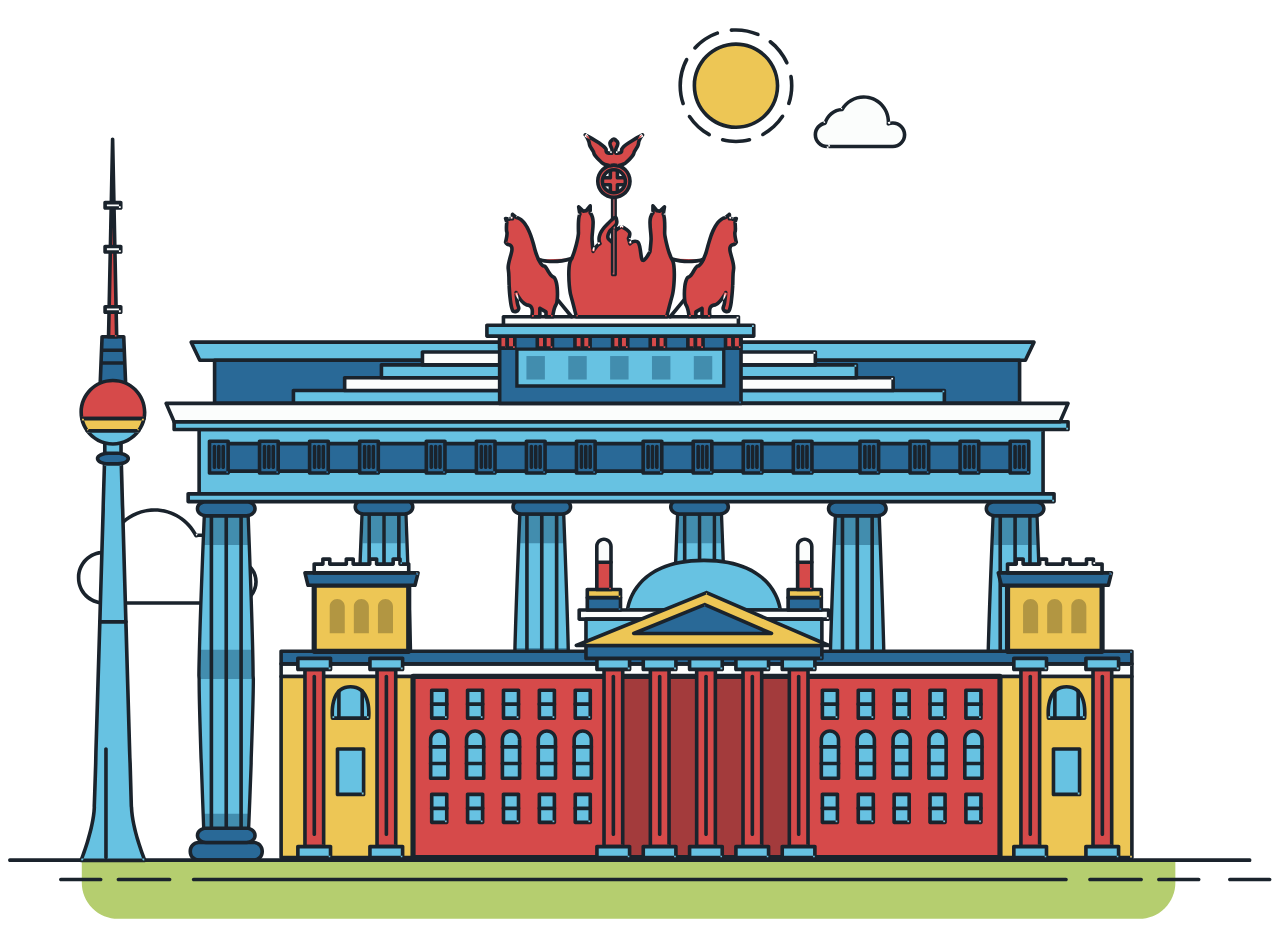
<file: img/berlin_svg/dist/index.html>
<!DOCTYPE html>
<html lang="en" >
<head>
  <meta charset="UTF-8">
  <title>CodePen - berlin_svg</title>
  

</head>
<body>
<!-- partial:index.partial.html -->
<svg id="about-picture" xmlns="http://www.w3.org/2000/svg" class="berlin-illustration" height="auto" viewBox="0 0 700 505" xmlns:xlink="http://www.w3.org/1999/xlink">
        <defs>
            <polygon id="a" points=".06 231.917 .06 .929 688.717 .929 688.717 231.917"></polygon>
        </defs>
        <g fill="none" fill-rule="evenodd">
          <g transform="translate(0 241)" class="cloud-front">
          <path fill="#1A232C" d="M87.602,29 L87.602,28 C87.326,28.001 87.103,28.024 86.927,28.033 L86.979,29.031 L87.947,28.78 C85.741,20.282 78.041,14.002 68.852,14 C67.858,14 66.904,14.096 65.98,14.231 L66.125,15.22 L67.019,14.772 C62.626,6.015 53.567,0.001 43.102,0 C29.041,0.002 17.524,10.848 16.443,24.632 L17.44,24.71 L17.606,23.724 C16.803,23.589 15.969,23.5 15.102,23.5 C6.817,23.501 0.102,30.215 0.102,38.5 C0.102,46.785 6.817,53.499 15.102,53.5 L87.602,53.5 C94.644,53.499 100.351,47.792 100.352,40.75 C100.351,33.708 94.644,28.001 87.602,28 L87.602,30 C90.573,30 93.254,31.202 95.203,33.149 C97.15,35.097 98.351,37.778 98.352,40.75 C98.351,43.722 97.15,46.403 95.203,48.351 C93.254,50.298 90.573,51.5 87.602,51.5 L15.102,51.5 C11.509,51.5 8.265,50.046 5.909,47.692 C3.555,45.337 2.102,42.093 2.102,38.5 C2.102,34.907 3.555,31.663 5.909,29.308 C8.265,26.954 11.509,25.5 15.102,25.5 C15.831,25.5 16.553,25.575 17.273,25.697 C17.551,25.743 17.832,25.672 18.055,25.499 C18.277,25.325 18.414,25.07 18.436,24.789 C19.436,12.04 30.094,1.998 43.102,2 C52.786,1.999 61.163,7.564 65.231,15.669 C65.425,16.055 65.842,16.272 66.27,16.21 C67.132,16.084 67.988,16 68.852,16 C77.108,15.998 84.027,21.647 86.011,29.283 C86.13,29.741 86.557,30.054 87.031,30.03 C87.27,30.017 87.457,29.999 87.602,30 L87.602,29" transform="translate(38 36)"></path>
            </g>
            <path fill="#B5CE6F" d="M646.484,484.382 C646.484,489.501 644.531,494.62 640.627,498.525 C636.722,502.43 631.603,504.382 626.484,504.382 L60.873,504.382 C55.754,504.382 50.636,502.43 46.731,498.525 C42.826,494.62 40.873,489.501 40.873,484.382 L40.873,471.917 L646.484,471.917 L646.484,484.382"></path>
            <polyline fill="#67C2E2" points="334.824 185.029 101.449 185.029 106.209 195.08 563.438 195.08 568.2 185.029 334.824 185.029"></polyline>
            <path fill="#1A232C" d="M334.824,185.029 L334.824,184.029 L101.449,184.029 C101.104,184.029 100.788,184.203 100.604,184.494 C100.42,184.785 100.398,185.146 100.545,185.457 L105.306,195.508 C105.471,195.856 105.824,196.079 106.209,196.079 L563.438,196.079 C563.824,196.079 564.177,195.856 564.342,195.508 L569.104,185.457 C569.251,185.146 569.229,184.785 569.045,184.494 C568.861,184.203 568.544,184.029 568.2,184.029 L334.824,184.029 L334.824,186.029 L566.62,186.029 L562.806,194.08 L106.842,194.08 L103.029,186.029 L334.824,186.029 L334.824,185.029"></path>
            <polygon fill="#296997" points="114.416 218.974 560.222 218.974 560.222 195.08 114.416 195.08"></polygon>
            <path fill="#1A232C" d="M560.222,218.974 L560.222,217.974 L115.416,217.974 L115.416,196.079 L559.222,196.079 L559.222,218.974 L560.222,218.974 L560.222,217.974 L560.222,218.974 L561.222,218.974 L561.222,195.08 C561.222,194.816 561.115,194.559 560.929,194.372 C560.742,194.186 560.485,194.08 560.222,194.08 L114.416,194.08 C114.152,194.08 113.895,194.186 113.708,194.372 C113.522,194.559 113.416,194.816 113.416,195.08 L113.416,218.974 C113.416,219.237 113.522,219.495 113.708,219.681 C113.895,219.867 114.152,219.974 114.416,219.974 L560.222,219.974 C560.485,219.974 560.742,219.867 560.929,219.681 C561.115,219.495 561.222,219.237 561.222,218.974 L560.222,218.974"></path>
            <polygon fill="#67C2E2" points="105.85 269.08 573.225 269.08 573.225 233.398 105.85 233.398"></polygon>
            <path fill="#1A232C" d="M573.225,233.398 L573.225,232.398 L105.85,232.398 C105.587,232.398 105.329,232.505 105.143,232.691 C104.957,232.877 104.85,233.134 104.85,233.398 L104.85,269.08 C104.85,269.344 104.957,269.601 105.143,269.788 C105.329,269.974 105.587,270.08 105.85,270.08 L573.225,270.08 C573.488,270.08 573.745,269.974 573.932,269.788 C574.118,269.601 574.225,269.344 574.225,269.08 L574.225,233.398 C574.225,233.134 574.118,232.877 573.932,232.691 C573.745,232.505 573.488,232.398 573.225,232.398 L573.225,233.398 L572.225,233.398 L572.225,268.08 L106.85,268.08 L106.85,234.398 L573.225,234.398 L573.225,233.398 L572.225,233.398 L573.225,233.398"></path>
            <polygon fill="#296997" points="116.751 256.508 562.557 256.508 562.557 241.243 116.751 241.243"></polygon>
            <path fill="#1A232C" d="M562.557,256.508 L562.557,255.508 L117.75,255.508 L117.75,242.243 L561.557,242.243 L561.557,256.508 L562.557,256.508 L562.557,255.508 L562.557,256.508 L563.557,256.508 L563.557,241.243 C563.557,240.979 563.45,240.722 563.264,240.535 C563.078,240.349 562.82,240.243 562.557,240.243 L116.75,240.243 C116.487,240.243 116.23,240.349 116.043,240.535 C115.857,240.722 115.751,240.979 115.751,241.243 L115.751,256.508 C115.751,256.771 115.857,257.029 116.043,257.215 C116.23,257.401 116.487,257.508 116.751,257.508 L562.557,257.508 C562.82,257.508 563.077,257.401 563.264,257.215 C563.45,257.029 563.557,256.771 563.557,256.508 L562.557,256.508"></path>
            <polygon fill="#67C2E2" points="158.07 218.974 518.563 218.974 518.563 211.858 158.07 211.858"></polygon>
            <path fill="#1A232C" d="M518.563,211.858 L518.563,210.858 L158.07,210.858 C157.807,210.858 157.549,210.964 157.363,211.151 C157.177,211.337 157.07,211.594 157.07,211.858 L157.07,218.974 C157.07,219.237 157.177,219.495 157.363,219.681 C157.549,219.867 157.807,219.974 158.07,219.974 L518.563,219.974 C518.826,219.974 519.083,219.867 519.27,219.681 C519.456,219.495 519.562,219.237 519.562,218.974 L519.562,211.858 C519.562,211.594 519.456,211.337 519.27,211.151 C519.083,210.964 518.826,210.858 518.563,210.858 L518.563,211.858 L517.563,211.858 L517.563,217.974 L159.07,217.974 L159.07,212.858 L518.563,212.858 L518.563,211.858 L517.563,211.858 L518.563,211.858"></path>
            <polygon fill="#FBFDFC" points="186.438 211.858 490.194 211.858 490.194 204.741 186.438 204.741"></polygon>
            <path fill="#1A232C" d="M490.194,204.741 L490.194,203.741 L186.438,203.741 C186.175,203.741 185.917,203.848 185.731,204.034 C185.545,204.221 185.438,204.478 185.438,204.741 L185.438,211.858 C185.438,212.121 185.545,212.379 185.731,212.565 C185.917,212.751 186.175,212.858 186.438,212.858 L490.194,212.858 C490.458,212.858 490.715,212.751 490.902,212.565 C491.088,212.379 491.194,212.121 491.194,211.858 L491.194,204.741 C491.194,204.478 491.088,204.221 490.902,204.034 C490.715,203.848 490.458,203.741 490.194,203.741 L490.194,204.741 L489.194,204.741 L489.194,210.858 L187.438,210.858 L187.438,205.741 L490.194,205.741 L490.194,204.741 L489.194,204.741 L490.194,204.741"></path>
            <polygon fill="#67C2E2" points="206.805 204.741 469.828 204.741 469.828 197.624 206.805 197.624"></polygon>
            <path fill="#1A232C" d="M469.828,197.624 L469.828,196.624 L206.805,196.624 C206.541,196.624 206.284,196.731 206.098,196.917 C205.911,197.103 205.805,197.361 205.805,197.624 L205.805,204.741 C205.805,205.005 205.911,205.262 206.098,205.449 C206.284,205.635 206.541,205.741 206.805,205.741 L469.828,205.741 C470.091,205.741 470.349,205.635 470.535,205.449 C470.722,205.262 470.828,205.005 470.828,204.741 L470.828,197.624 C470.828,197.361 470.722,197.103 470.535,196.917 C470.349,196.731 470.091,196.624 469.828,196.624 L469.828,197.624 L468.828,197.624 L468.828,203.741 L207.805,203.741 L207.805,198.624 L469.828,198.624 L469.828,197.624 L468.828,197.624 L469.828,197.624"></path>
            <polygon fill="#FBFDFC" points="229.521 197.624 447.111 197.624 447.111 190.509 229.521 190.509"></polygon>
            <path fill="#1A232C" d="M447.111,190.509 L447.111,189.509 L229.521,189.509 C229.258,189.509 229,189.616 228.814,189.802 C228.628,189.988 228.521,190.246 228.521,190.509 L228.521,197.624 C228.521,197.888 228.628,198.145 228.814,198.332 C229,198.518 229.258,198.624 229.521,198.624 L447.111,198.624 C447.375,198.624 447.632,198.518 447.818,198.332 C448.005,198.145 448.111,197.888 448.111,197.624 L448.111,190.509 C448.111,190.246 448.005,189.988 447.818,189.802 C447.632,189.616 447.375,189.509 447.111,189.509 L447.111,190.509 L446.111,190.509 L446.111,196.624 L230.521,196.624 L230.521,191.509 L447.111,191.509 L447.111,190.509 L446.111,190.509 L447.111,190.509"></path>
            <path fill="#67C2E2" d="M135.607,355.447 C135.163,337.766 134.264,313.326 133.648,297.387 C133.274,287.721 133.004,281.18 133.004,281.18 L108.722,281.18 C108.722,281.18 108.452,287.721 108.079,297.387 C107.462,313.326 106.563,337.766 106.119,355.447 C105.953,362.059 105.85,367.732 105.85,371.653 L105.85,371.654 C105.85,386.117 107.243,424.332 108.089,446.189 C108.457,455.706 108.722,462.126 108.722,462.126 L133.004,462.126 C133.004,462.126 133.269,455.706 133.637,446.189 C134.482,424.332 135.876,386.117 135.876,371.654 L135.876,371.653 C135.876,367.732 135.773,362.059 135.607,355.447"></path>
            <path fill="#428DAE" d="M133.648 297.387L108.079 297.387C108.452 287.721 108.722 281.18 108.722 281.18L133.004 281.18C133.004 281.18 133.274 287.721 133.648 297.387M135.876 371.654L105.85 371.654 105.85 371.653C105.85 367.732 105.953 362.059 106.119 355.447L135.607 355.447C135.773 362.059 135.876 367.732 135.876 371.653L135.876 371.654M133.004 462.126L108.722 462.126C108.722 462.126 108.457 455.706 108.089 446.189L133.637 446.189C133.269 455.706 133.004 462.126 133.004 462.126"></path>
            <path fill="#1A232C" d="M109.612,461.199 L132.114,461.199 C132.447,453.007 134.949,390.886 134.949,371.653 C134.949,352.42 132.447,290.299 132.114,282.108 L109.612,282.108 C109.279,290.299 106.778,352.42 106.778,371.653 C106.778,390.886 109.279,453.007 109.612,461.199 Z M133.895,463.054 L107.832,463.054 L107.794,462.164 C107.766,461.466 104.922,392.193 104.922,371.653 C104.922,351.114 107.766,281.839 107.794,281.142 L107.832,280.252 L133.895,280.252 L133.931,281.142 C133.96,281.839 136.804,351.114 136.804,371.653 C136.804,392.193 133.96,461.466 133.931,462.164 L133.895,463.054 L133.895,463.054 Z"></path>
            <path fill="#1A232C" d="M111.638 281.18L111.638 462.126C111.638 462.679 112.086 463.126 112.638 463.126 113.19 463.126 113.638 462.679 113.638 462.126L113.638 281.18C113.638 280.628 113.19 280.18 112.638 280.18 112.086 280.18 111.638 280.628 111.638 281.18M119.863 281.18L119.863 462.126C119.863 462.679 120.311 463.126 120.863 463.126 121.416 463.126 121.863 462.679 121.863 462.126L121.863 281.18C121.863 280.628 121.416 280.18 120.863 280.18 120.311 280.18 119.863 280.628 119.863 281.18M128.088 281.18L128.088 462.126C128.088 462.679 128.536 463.126 129.088 463.126 129.64 463.126 130.088 462.679 130.088 462.126L130.088 281.18C130.088 280.628 129.64 280.18 129.088 280.18 128.536 280.18 128.088 280.628 128.088 281.18"></path>
            <path fill="#296997" d="M136.79,277.265 C136.79,279.418 134.675,281.18 132.09,281.18 L109.636,281.18 C107.051,281.18 104.936,279.418 104.936,277.265 C104.936,275.111 107.051,273.349 109.636,273.349 L132.09,273.349 C134.675,273.349 136.79,275.111 136.79,277.265"></path>
            <path fill="#1A232C" d="M136.79,277.265 L135.79,277.265 C135.789,278.005 135.433,278.704 134.769,279.262 C134.109,279.814 133.155,280.181 132.09,280.18 L109.636,280.18 C108.571,280.181 107.617,279.814 106.956,279.262 C106.293,278.704 105.936,278.005 105.936,277.265 C105.936,276.524 106.293,275.825 106.957,275.267 C107.617,274.715 108.571,274.348 109.636,274.349 L132.09,274.349 C133.155,274.348 134.109,274.716 134.769,275.267 C135.433,275.825 135.789,276.524 135.79,277.265 L137.79,277.265 C137.791,275.851 137.09,274.593 136.049,273.731 C135.006,272.863 133.61,272.35 132.09,272.349 L109.636,272.349 C108.116,272.35 106.72,272.863 105.676,273.731 C104.636,274.593 103.935,275.851 103.936,277.265 C103.935,278.678 104.636,279.937 105.677,280.798 C106.72,281.666 108.116,282.179 109.636,282.18 L132.09,282.18 C133.61,282.179 135.006,281.666 136.049,280.798 C137.09,279.937 137.791,278.678 137.79,277.265 L136.79,277.265"></path>
            <path fill="#296997" d="M140.775,467.217 C140.775,469.803 138.661,471.917 136.076,471.917 L105.65,471.917 C103.065,471.917 100.951,469.803 100.951,467.217 L100.951,466.825 C100.951,464.241 103.065,462.126 105.65,462.126 L136.076,462.126 C138.661,462.126 140.775,464.241 140.775,466.825 L140.775,467.217"></path>
            <path fill="#1A232C" d="M140.775,467.217 L139.775,467.217 C139.775,468.235 139.361,469.155 138.688,469.83 C138.013,470.503 137.093,470.917 136.076,470.917 L105.65,470.917 C104.633,470.917 103.713,470.504 103.038,469.83 C102.365,469.155 101.951,468.235 101.951,467.217 L101.951,466.825 C101.951,465.808 102.365,464.889 103.038,464.214 C103.713,463.54 104.633,463.127 105.65,463.126 L136.076,463.126 C137.093,463.127 138.013,463.54 138.688,464.214 C139.362,464.889 139.775,465.808 139.775,466.825 L139.775,467.217 L141.775,467.217 L141.775,466.825 C141.772,463.684 139.217,461.13 136.076,461.126 L105.65,461.126 C102.509,461.13 99.955,463.684 99.951,466.825 L99.951,467.217 C99.954,470.36 102.509,472.914 105.65,472.917 L136.076,472.917 C139.217,472.914 141.772,470.36 141.775,467.217 L140.775,467.217"></path>
            <path fill="#296997" d="M136.79,458.208 C136.79,460.363 134.675,462.126 132.09,462.126 L109.636,462.126 C107.051,462.126 104.936,460.363 104.936,458.208 C104.936,456.057 107.051,454.292 109.636,454.292 L132.09,454.292 C134.675,454.292 136.79,456.057 136.79,458.208"></path>
            <path fill="#1A232C" d="M136.79,458.208 L135.79,458.208 C135.789,458.949 135.432,459.649 134.769,460.207 C134.108,460.76 133.154,461.128 132.09,461.126 L109.636,461.126 C108.572,461.128 107.617,460.76 106.957,460.207 C106.293,459.649 105.936,458.949 105.936,458.208 C105.936,457.47 106.293,456.77 106.957,456.212 C107.617,455.659 108.572,455.291 109.636,455.292 L132.09,455.292 C133.154,455.291 134.108,455.659 134.769,456.212 C135.433,456.77 135.789,457.47 135.79,458.208 L137.79,458.208 C137.791,456.796 137.09,455.538 136.05,454.675 C135.006,453.808 133.61,453.294 132.09,453.292 L109.636,453.292 C108.115,453.294 106.719,453.808 105.676,454.675 C104.636,455.538 103.935,456.796 103.936,458.208 C103.935,459.622 104.636,460.881 105.676,461.743 C106.72,462.611 108.116,463.125 109.636,463.126 L132.09,463.126 C133.61,463.125 135.006,462.611 136.05,461.743 C137.09,460.881 137.791,459.622 137.79,458.208 L136.79,458.208"></path>
            <path fill="#67C2E2" d="M572.471,355.447 C572.025,337.766 571.126,313.326 570.51,297.387 C570.137,287.721 569.867,281.18 569.867,281.18 L545.585,281.18 C545.585,281.18 545.315,287.721 544.942,297.387 C544.326,313.326 543.427,337.766 542.981,355.447 C542.815,362.059 542.713,367.732 542.713,371.653 L542.713,371.654 C542.713,386.117 544.107,424.332 544.952,446.189 C545.32,455.706 545.585,462.126 545.585,462.126 L569.867,462.126 C569.867,462.126 570.132,455.706 570.499,446.189 C571.346,424.332 572.739,386.117 572.739,371.654 L572.739,371.653 C572.739,367.732 572.637,362.059 572.471,355.447"></path>
            <path fill="#428DAE" d="M569.582 297.387L566.951 297.387 566.951 282.108 568.977 282.108C569.063 284.206 569.29 289.841 569.582 297.387M564.951 297.387L545.871 297.387C546.162 289.841 546.39 284.206 546.476 282.108L564.951 282.108 564.951 297.387M571.8 369.187L566.951 369.187 566.951 356.265 571.562 356.265C571.685 361.272 571.771 365.701 571.8 369.187M564.951 369.187L543.653 369.187C543.684 365.512 543.777 360.79 543.912 355.447L553.551 355.447 553.551 356.265 564.951 356.265 564.951 369.187"></path>
            <path fill="#1A232C" d="M546.476,461.199 L568.977,461.199 C569.31,453.007 571.812,390.886 571.812,371.653 C571.812,352.42 569.31,290.299 568.977,282.108 L546.476,282.108 C546.142,290.299 543.642,352.42 543.642,371.653 C543.642,390.886 546.142,453.007 546.476,461.199 M570.758,463.054 L544.694,463.054 L544.658,462.164 C544.629,461.466 541.785,392.193 541.785,371.653 C541.785,351.114 544.629,281.839 544.658,281.142 L544.694,280.252 L570.758,280.252 L570.795,281.142 C570.823,281.839 573.667,351.114 573.667,371.653 C573.667,392.193 570.823,461.466 570.795,462.164 L570.758,463.054"></path>
            <path fill="#1A232C" d="M548.501 281.18L548.501 462.126C548.501 462.679 548.949 463.126 549.501 463.126 550.053 463.126 550.501 462.679 550.501 462.126L550.501 281.18C550.501 280.628 550.053 280.18 549.501 280.18 548.949 280.18 548.501 280.628 548.501 281.18M556.727 281.18L556.727 462.126C556.727 462.679 557.174 463.126 557.727 463.126 558.279 463.126 558.727 462.679 558.727 462.126L558.727 281.18C558.727 280.628 558.279 280.18 557.727 280.18 557.174 280.18 556.727 280.628 556.727 281.18M564.951 281.18L564.951 462.126C564.951 462.679 565.399 463.126 565.951 463.126 566.503 463.126 566.951 462.679 566.951 462.126L566.951 281.18C566.951 280.628 566.503 280.18 565.951 280.18 565.399 280.18 564.951 280.628 564.951 281.18"></path>
            <path fill="#296997" d="M573.653,277.265 C573.653,279.418 571.537,281.18 568.953,281.18 L546.499,281.18 C543.915,281.18 541.799,279.418 541.799,277.265 C541.799,275.111 543.915,273.349 546.499,273.349 L568.953,273.349 C571.537,273.349 573.653,275.111 573.653,277.265"></path>
            <path fill="#1A232C" d="M573.653,277.265 L572.653,277.265 C572.653,278.005 572.296,278.704 571.632,279.262 C570.972,279.814 570.017,280.181 568.953,280.18 L546.499,280.18 C545.435,280.181 544.48,279.814 543.82,279.262 C543.156,278.704 542.8,278.005 542.799,277.265 C542.8,276.525 543.156,275.825 543.82,275.267 C544.481,274.715 545.435,274.348 546.499,274.349 L568.953,274.349 C570.017,274.348 570.972,274.715 571.632,275.267 C572.296,275.825 572.653,276.525 572.653,277.265 L574.653,277.265 C574.654,275.851 573.953,274.593 572.912,273.731 C571.869,272.863 570.473,272.35 568.953,272.349 L546.499,272.349 C544.979,272.35 543.583,272.863 542.54,273.731 C541.499,274.593 540.798,275.851 540.799,277.265 C540.798,278.679 541.499,279.937 542.54,280.798 C543.583,281.666 544.979,282.179 546.499,282.18 L568.953,282.18 C570.473,282.179 571.869,281.666 572.912,280.798 C573.953,279.937 574.654,278.679 574.653,277.265 L573.653,277.265"></path>
            <path fill="#296997" d="M577.639,467.217 C577.639,469.803 575.524,471.917 572.938,471.917 L542.514,471.917 C539.929,471.917 537.813,469.803 537.813,467.217 L537.813,466.825 C537.813,464.241 539.929,462.126 542.514,462.126 L572.938,462.126 C575.524,462.126 577.639,464.241 577.639,466.825 L577.639,467.217"></path>
            <path fill="#1A232C" d="M577.639,467.217 L576.639,467.217 C576.638,468.235 576.225,469.155 575.551,469.83 C574.876,470.503 573.956,470.917 572.938,470.917 L542.514,470.917 C541.497,470.917 540.576,470.503 539.901,469.83 C539.227,469.155 538.814,468.234 538.813,467.217 L538.813,466.825 C538.814,465.808 539.227,464.889 539.901,464.214 C540.576,463.54 541.497,463.127 542.514,463.126 L572.938,463.126 C573.956,463.127 574.876,463.54 575.551,464.214 C576.225,464.888 576.638,465.808 576.639,466.825 L576.639,467.217 L578.639,467.217 L578.639,466.825 C578.635,463.684 576.081,461.13 572.938,461.126 L542.514,461.126 C539.372,461.13 536.817,463.684 536.813,466.825 L536.813,467.217 C536.817,470.36 539.372,472.914 542.514,472.917 L572.938,472.917 C576.081,472.914 578.635,470.359 578.639,467.217 L577.639,467.217"></path>
            <path fill="#296997" d="M573.653,458.208 C573.653,460.363 571.537,462.126 568.953,462.126 L546.499,462.126 C543.915,462.126 541.799,460.363 541.799,458.208 C541.799,456.057 543.915,454.292 546.499,454.292 L568.953,454.292 C571.537,454.292 573.653,456.057 573.653,458.208"></path>
            <path fill="#1A232C" d="M573.653,458.208 L572.653,458.208 C572.653,458.949 572.296,459.649 571.632,460.207 C570.971,460.76 570.017,461.128 568.953,461.126 L546.499,461.126 C545.435,461.128 544.481,460.76 543.82,460.207 C543.157,459.649 542.799,458.949 542.799,458.208 C542.799,457.47 543.156,456.77 543.82,456.212 C544.481,455.659 545.435,455.291 546.499,455.292 L568.953,455.292 C570.017,455.291 570.971,455.659 571.632,456.212 C572.296,456.77 572.653,457.47 572.653,458.208 L574.653,458.208 C574.654,456.796 573.953,455.538 572.912,454.675 C571.869,453.808 570.473,453.294 568.953,453.292 L546.499,453.292 C544.979,453.294 543.583,453.808 542.54,454.675 C541.499,455.538 540.798,456.796 540.799,458.208 C540.798,459.622 541.499,460.881 542.54,461.743 C543.583,462.611 544.979,463.125 546.499,463.126 L568.953,463.126 C570.473,463.125 571.869,462.611 572.912,461.743 C573.953,460.881 574.654,459.622 574.653,458.208 L573.653,458.208"></path>
            <path fill="#67C2E2" d="M485.098,355.447 C484.654,337.766 483.753,313.326 483.137,297.387 C482.764,287.721 482.494,281.18 482.494,281.18 L458.213,281.18 C458.213,281.18 457.942,287.721 457.569,297.387 C456.953,313.326 456.055,337.766 455.608,355.447 C455.443,362.059 455.34,367.732 455.34,371.653 L455.34,371.654 C455.34,386.117 456.733,424.332 457.58,446.189 C457.948,455.706 458.213,462.126 458.213,462.126 L482.494,462.126 C482.494,462.126 482.759,455.706 483.126,446.189 C483.973,424.332 485.366,386.117 485.366,371.654 L485.366,371.653 C485.366,367.732 485.265,362.059 485.098,355.447"></path>
            <path fill="#428DAE" d="M483.137 297.387L457.569 297.387C457.942 287.721 458.213 281.18 458.213 281.18L482.494 281.18C482.494 281.18 482.764 287.721 483.137 297.387M485.355 369.187L455.351 369.187C455.382 365.502 455.475 360.78 455.608 355.447L485.098 355.447C485.232 360.78 485.325 365.502 485.355 369.187"></path>
            <path fill="#1A232C" d="M459.103,461.199 L481.605,461.199 C481.938,453.007 484.439,390.886 484.439,371.653 C484.439,352.42 481.938,290.299 481.605,282.108 L459.103,282.108 C458.769,290.299 456.268,352.42 456.268,371.653 C456.268,390.886 458.769,453.007 459.103,461.199 Z M483.386,463.054 L457.321,463.054 L457.285,462.164 C457.256,461.466 454.412,392.193 454.412,371.653 C454.412,351.114 457.256,281.839 457.285,281.142 L457.321,280.252 L483.386,280.252 L483.422,281.142 C483.45,281.839 486.294,351.114 486.294,371.653 C486.294,392.193 483.45,461.466 483.422,462.164 L483.386,463.054 L483.386,463.054 Z"></path>
            <path fill="#1A232C" d="M461.128 281.18L461.128 462.126C461.128 462.679 461.576 463.126 462.128 463.126 462.68 463.126 463.128 462.679 463.128 462.126L463.128 281.18C463.128 280.628 462.68 280.18 462.128 280.18 461.576 280.18 461.128 280.628 461.128 281.18M469.354 281.18L469.354 462.126C469.354 462.679 469.801 463.126 470.354 463.126 470.906 463.126 471.354 462.679 471.354 462.126L471.354 281.18C471.354 280.628 470.906 280.18 470.354 280.18 469.801 280.18 469.354 280.628 469.354 281.18M477.578 281.18L477.578 462.126C477.578 462.679 478.026 463.126 478.578 463.126 479.13 463.126 479.578 462.679 479.578 462.126L479.578 281.18C479.578 280.628 479.13 280.18 478.578 280.18 478.026 280.18 477.578 280.628 477.578 281.18"></path>
            <path fill="#296997" d="M486.281,277.265 C486.281,279.418 484.164,281.18 481.58,281.18 L459.126,281.18 C456.542,281.18 454.426,279.418 454.426,277.265 C454.426,275.111 456.542,273.349 459.126,273.349 L481.58,273.349 C484.164,273.349 486.281,275.111 486.281,277.265"></path>
            <path fill="#1A232C" d="M486.281,277.265 L485.281,277.265 C485.281,278.005 484.924,278.704 484.26,279.262 C483.599,279.814 482.644,280.181 481.58,280.18 L459.126,280.18 C458.062,280.181 457.107,279.814 456.447,279.262 C455.783,278.704 455.427,278.005 455.426,277.265 C455.427,276.525 455.783,275.825 456.447,275.267 C457.108,274.715 458.062,274.348 459.126,274.349 L481.58,274.349 C482.644,274.348 483.599,274.716 484.26,275.268 C484.924,275.825 485.281,276.525 485.281,277.265 L487.281,277.265 C487.282,275.851 486.58,274.593 485.54,273.731 C484.496,272.863 483.1,272.35 481.58,272.349 L459.126,272.349 C457.606,272.35 456.21,272.863 455.167,273.731 C454.126,274.593 453.425,275.851 453.426,277.265 C453.425,278.679 454.126,279.937 455.167,280.798 C456.21,281.666 457.606,282.179 459.126,282.18 L481.58,282.18 C483.1,282.179 484.496,281.666 485.54,280.799 C486.58,279.937 487.282,278.679 487.281,277.265 L486.281,277.265"></path>
            <path fill="#296997" d="M490.266,467.217 C490.266,469.803 488.151,471.917 485.565,471.917 L455.141,471.917 C452.556,471.917 450.44,469.803 450.44,467.217 L450.44,466.825 C450.44,464.241 452.556,462.126 455.141,462.126 L485.565,462.126 C488.151,462.126 490.266,464.241 490.266,466.825 L490.266,467.217"></path>
            <path fill="#1A232C" d="M490.266,467.217 L489.266,467.217 C489.265,468.235 488.852,469.155 488.178,469.83 C487.503,470.503 486.583,470.917 485.565,470.917 L455.141,470.917 C454.124,470.917 453.203,470.503 452.528,469.83 C451.854,469.155 451.441,468.234 451.44,467.217 L451.44,466.825 C451.441,465.808 451.854,464.889 452.528,464.214 C453.203,463.54 454.124,463.127 455.141,463.126 L485.565,463.126 C486.583,463.127 487.503,463.54 488.178,464.214 C488.852,464.888 489.265,465.808 489.266,466.825 L489.266,467.217 L491.266,467.217 L491.266,466.825 C491.262,463.684 488.708,461.13 485.565,461.126 L455.141,461.126 C451.999,461.13 449.444,463.684 449.44,466.825 L449.44,467.217 C449.444,470.36 451.999,472.914 455.141,472.917 L485.565,472.917 C488.708,472.914 491.262,470.359 491.266,467.217 L490.266,467.217"></path>
            <path fill="#296997" d="M486.281,458.208 C486.281,460.363 484.164,462.126 481.58,462.126 L459.126,462.126 C456.542,462.126 454.426,460.363 454.426,458.208 C454.426,456.057 456.542,454.292 459.126,454.292 L481.58,454.292 C484.164,454.292 486.281,456.057 486.281,458.208"></path>
            <path fill="#1A232C" d="M486.281,458.208 L485.281,458.208 C485.281,458.949 484.923,459.649 484.26,460.207 C483.599,460.76 482.644,461.128 481.58,461.126 L459.126,461.126 C458.062,461.128 457.108,460.76 456.447,460.207 C455.784,459.649 455.427,458.949 455.426,458.208 C455.426,457.47 455.783,456.77 456.447,456.212 C457.108,455.659 458.062,455.291 459.126,455.292 L481.58,455.292 C482.644,455.291 483.598,455.659 484.26,456.212 C484.924,456.77 485.281,457.47 485.281,458.208 L487.281,458.208 C487.282,456.795 486.58,455.538 485.54,454.675 C484.496,453.808 483.1,453.294 481.58,453.292 L459.126,453.292 C457.606,453.294 456.21,453.808 455.167,454.675 C454.126,455.538 453.425,456.796 453.426,458.208 C453.425,459.622 454.126,460.881 455.167,461.743 C456.21,462.611 457.606,463.125 459.126,463.126 L481.58,463.126 C483.1,463.125 484.496,462.611 485.54,461.743 C486.581,460.881 487.282,459.622 487.281,458.208 L486.281,458.208"></path>
            <path fill="#67C2E2" d="M397.726,354.466 C397.28,336.787 396.381,312.346 395.765,296.407 C395.392,286.742 395.122,280.2 395.122,280.2 L370.84,280.2 C370.84,280.2 370.57,286.742 370.197,296.407 C369.581,312.346 368.682,336.787 368.236,354.466 C368.07,361.078 367.968,366.751 367.968,370.672 L367.968,370.673 C367.968,385.136 369.361,423.352 370.207,445.208 C370.575,454.726 370.84,461.146 370.84,461.146 L395.122,461.146 C395.122,461.146 395.386,454.726 395.754,445.208 C396.601,423.352 397.994,385.136 397.994,370.673 L397.994,370.672 C397.994,366.751 397.892,361.078 397.726,354.466"></path>
            <path fill="#428DAE" d="M394.837 296.407L392.206 296.407 392.206 281.127 394.233 281.127C394.318 283.225 394.545 288.861 394.837 296.407L394.837 296.407zM383.981 296.407L390.206 296.407 390.206 281.127 383.981 281.127 383.981 296.407zM375.756 296.407L381.98 296.407 381.98 281.127 375.756 281.127 375.756 296.407zM373.756 296.407L371.126 296.407C371.417 288.861 371.645 283.225 371.73 281.127L373.756 281.127 373.756 296.407 373.756 296.407zM397.062 369.187L392.206 369.187 392.206 354.466 396.796 354.466C396.943 360.298 397.041 365.389 397.062 369.187L397.062 369.187zM383.981 369.187L390.206 369.187 390.206 354.466 383.981 354.466 383.981 369.187zM375.756 369.187L381.98 369.187 381.98 354.466 375.756 354.466 375.756 369.187zM373.756 369.187L368.9 369.187C368.921 365.389 369.019 360.298 369.166 354.466L373.756 354.466 373.756 369.187 373.756 369.187z"></path>
            <path fill="#1A232C" d="M371.73,460.218 L394.233,460.218 C394.565,452.027 397.066,389.906 397.066,370.672 C397.066,351.44 394.565,289.319 394.233,281.127 L371.73,281.127 C371.397,289.319 368.895,351.44 368.895,370.672 C368.895,389.906 371.397,452.027 371.73,460.218 M396.013,462.074 L369.949,462.074 L369.912,461.184 C369.884,460.486 367.04,391.212 367.04,370.672 C367.04,350.133 369.884,280.859 369.912,280.162 L369.949,279.272 L396.013,279.272 L396.05,280.162 C396.078,280.859 398.922,350.133 398.922,370.672 C398.922,391.212 396.078,460.486 396.05,461.184 L396.013,462.074"></path>
            <path fill="#1A232C" d="M373.756 280.2L373.756 461.146C373.756 461.698 374.203 462.146 374.756 462.146 375.308 462.146 375.756 461.698 375.756 461.146L375.756 280.2C375.756 279.647 375.308 279.2 374.756 279.2 374.203 279.2 373.756 279.647 373.756 280.2M381.98 280.2L381.98 461.146C381.98 461.698 382.428 462.146 382.98 462.146 383.533 462.146 383.981 461.698 383.981 461.146L383.981 280.2C383.981 279.647 383.533 279.2 382.98 279.2 382.428 279.2 381.98 279.647 381.98 280.2M390.206 280.2L390.206 461.146C390.206 461.698 390.654 462.146 391.206 462.146 391.758 462.146 392.206 461.698 392.206 461.146L392.206 280.2C392.206 279.647 391.758 279.2 391.206 279.2 390.654 279.2 390.206 279.647 390.206 280.2"></path>
            <path fill="#296997" d="M398.908,276.285 C398.908,278.439 396.792,280.2 394.208,280.2 L371.754,280.2 C369.17,280.2 367.053,278.439 367.053,276.285 C367.053,274.13 369.17,272.369 371.754,272.369 L394.208,272.369 C396.792,272.369 398.908,274.13 398.908,276.285"></path>
            <path fill="#1A232C" d="M398.908,276.285 L397.908,276.285 C397.907,277.025 397.551,277.724 396.887,278.281 C396.227,278.833 395.272,279.201 394.208,279.2 L371.754,279.2 C370.69,279.201 369.735,278.833 369.074,278.281 C368.41,277.724 368.053,277.025 368.053,276.285 C368.053,275.544 368.41,274.845 369.074,274.287 C369.735,273.735 370.69,273.367 371.754,273.369 L394.208,273.369 C395.272,273.367 396.227,273.735 396.887,274.287 C397.551,274.844 397.907,275.544 397.908,276.285 L399.908,276.285 C399.909,274.871 399.208,273.612 398.167,272.75 C397.124,271.883 395.728,271.37 394.208,271.369 L371.754,271.369 C370.234,271.37 368.838,271.883 367.794,272.75 C366.754,273.612 366.052,274.871 366.053,276.285 C366.052,277.699 366.754,278.957 367.795,279.818 C368.838,280.686 370.234,281.198 371.754,281.2 L394.208,281.2 C395.728,281.198 397.123,280.686 398.167,279.818 C399.208,278.957 399.909,277.698 399.908,276.285 L398.908,276.285"></path>
            <path fill="#296997" d="M402.894,466.237 C402.894,468.823 400.779,470.937 398.193,470.937 L367.768,470.937 C365.183,470.937 363.068,468.823 363.068,466.237 L363.068,465.844 C363.068,463.26 365.183,461.146 367.768,461.146 L398.193,461.146 C400.779,461.146 402.894,463.26 402.894,465.844 L402.894,466.237"></path>
            <path fill="#1A232C" d="M402.894,466.237 L401.894,466.237 C401.893,467.254 401.48,468.174 400.806,468.849 C400.131,469.523 399.211,469.937 398.193,469.937 L367.768,469.937 C366.751,469.937 365.831,469.523 365.156,468.849 C364.482,468.174 364.069,467.254 364.068,466.237 L364.068,465.844 C364.069,464.828 364.482,463.908 365.156,463.233 C365.831,462.56 366.751,462.146 367.768,462.146 L398.193,462.146 C399.211,462.146 400.131,462.56 400.806,463.233 C401.48,463.908 401.893,464.828 401.894,465.844 L401.894,466.237 L403.894,466.237 L403.894,465.844 C403.89,462.703 401.336,460.15 398.193,460.146 L367.768,460.146 C364.626,460.15 362.072,462.703 362.068,465.844 L362.068,466.237 C362.072,469.379 364.626,471.933 367.768,471.937 L398.193,471.937 C401.336,471.933 403.89,469.379 403.894,466.237 L402.894,466.237"></path>
            <path fill="#296997" d="M398.908,457.228 C398.908,459.382 396.792,461.146 394.208,461.146 L371.754,461.146 C369.17,461.146 367.053,459.382 367.053,457.228 C367.053,455.077 369.17,453.312 371.754,453.312 L394.208,453.312 C396.792,453.312 398.908,455.077 398.908,457.228"></path>
            <path fill="#1A232C" d="M398.908,457.228 L397.908,457.228 C397.908,457.968 397.55,458.669 396.887,459.226 C396.226,459.779 395.272,460.147 394.208,460.146 L371.754,460.146 C370.69,460.147 369.736,459.779 369.074,459.226 C368.411,458.668 368.053,457.968 368.053,457.228 C368.053,456.489 368.41,455.789 369.074,455.231 C369.736,454.679 370.69,454.311 371.754,454.312 L394.208,454.312 C395.272,454.311 396.226,454.679 396.887,455.231 C397.551,455.789 397.908,456.489 397.908,457.228 L399.908,457.228 C399.909,455.815 399.208,454.557 398.167,453.695 C397.124,452.827 395.728,452.313 394.208,452.312 L371.754,452.312 C370.234,452.313 368.838,452.827 367.794,453.695 C366.754,454.557 366.052,455.815 366.053,457.228 C366.052,458.642 366.753,459.901 367.794,460.763 C368.838,461.631 370.234,462.145 371.754,462.146 L394.208,462.146 C395.728,462.145 397.124,461.631 398.167,460.763 C399.208,459.9 399.909,458.642 399.908,457.228 L398.908,457.228"></path>
            <path fill="#67C2E2" d="M310.353,354.466 C309.908,336.787 309.009,312.346 308.393,296.407 C308.019,286.742 307.75,280.2 307.75,280.2 L283.467,280.2 C283.467,280.2 283.198,286.742 282.824,296.407 C282.208,312.346 281.309,336.787 280.864,354.466 C280.698,361.078 280.596,366.751 280.596,370.672 L280.596,370.673 C280.596,385.136 281.989,423.352 282.834,445.208 C283.202,454.726 283.467,461.146 283.467,461.146 L307.75,461.146 C307.75,461.146 308.014,454.726 308.382,445.208 C309.228,423.352 310.622,385.136 310.622,370.673 L310.622,370.672 C310.622,366.751 310.518,361.078 310.353,354.466"></path>
            <path fill="#428DAE" d="M308.393 296.407L282.824 296.407C283.198 286.742 283.467 280.2 283.467 280.2L307.75 280.2C307.75 280.2 308.019 286.742 308.393 296.407M310.617 369.187L280.6 369.187C280.621 365.377 280.718 360.285 280.864 354.466L310.353 354.466C310.498 360.285 310.596 365.377 310.617 369.187"></path>
            <path fill="#1A232C" d="M284.357,460.218 L306.86,460.218 C307.193,452.027 309.694,389.906 309.694,370.672 C309.694,351.44 307.193,289.319 306.86,281.127 L284.357,281.127 C284.024,289.319 281.523,351.44 281.523,370.672 C281.523,389.906 284.024,452.027 284.357,460.218 Z M308.639,462.074 L282.576,462.074 L282.54,461.184 C282.511,460.486 279.668,391.212 279.668,370.672 C279.668,350.133 282.511,280.859 282.54,280.162 L282.576,279.272 L308.639,279.272 L308.677,280.162 C308.706,280.859 311.549,350.133 311.549,370.672 C311.549,391.212 308.706,460.486 308.677,461.184 L308.639,462.074 L308.639,462.074 Z"></path>
            <path fill="#1A232C" d="M286.383 280.2L286.383 461.146C286.383 461.698 286.831 462.146 287.383 462.146 287.936 462.146 288.383 461.698 288.383 461.146L288.383 280.2C288.383 279.647 287.936 279.2 287.383 279.2 286.831 279.2 286.383 279.647 286.383 280.2M294.608 280.2L294.608 461.146C294.608 461.698 295.056 462.146 295.608 462.146 296.161 462.146 296.608 461.698 296.608 461.146L296.608 280.2C296.608 279.647 296.161 279.2 295.608 279.2 295.056 279.2 294.608 279.647 294.608 280.2M302.834 280.2L302.834 461.146C302.834 461.698 303.281 462.146 303.834 462.146 304.386 462.146 304.834 461.698 304.834 461.146L304.834 280.2C304.834 279.647 304.386 279.2 303.834 279.2 303.281 279.2 302.834 279.647 302.834 280.2"></path>
            <path fill="#296997" d="M311.535,276.285 C311.535,278.439 309.42,280.2 306.836,280.2 L284.381,280.2 C281.797,280.2 279.681,278.439 279.681,276.285 C279.681,274.13 281.797,272.369 284.381,272.369 L306.836,272.369 C309.42,272.369 311.535,274.13 311.535,276.285"></path>
            <path fill="#1A232C" d="M311.535,276.285 L310.535,276.285 C310.534,277.025 310.177,277.724 309.514,278.282 C308.854,278.833 307.901,279.201 306.836,279.2 L284.381,279.2 C283.316,279.201 282.362,278.833 281.702,278.281 C281.038,277.724 280.681,277.025 280.681,276.285 C280.681,275.544 281.038,274.844 281.702,274.287 C282.362,273.735 283.317,273.367 284.381,273.369 L306.836,273.369 C307.9,273.367 308.854,273.735 309.514,274.287 C310.177,274.844 310.534,275.544 310.535,276.285 L312.535,276.285 C312.535,274.871 311.835,273.613 310.795,272.75 C309.751,271.883 308.356,271.37 306.836,271.369 L284.381,271.369 C282.861,271.37 281.465,271.883 280.422,272.75 C279.381,273.612 278.68,274.871 278.681,276.285 C278.68,277.698 279.381,278.957 280.422,279.818 C281.465,280.686 282.861,281.198 284.381,281.2 L306.836,281.2 C308.356,281.198 309.751,280.685 310.794,279.818 C311.835,278.956 312.535,277.698 312.535,276.285 L311.535,276.285"></path>
            <path fill="#296997" d="M315.522,466.237 C315.522,468.823 313.407,470.937 310.821,470.937 L280.396,470.937 C277.811,470.937 275.696,468.823 275.696,466.237 L275.696,465.844 C275.696,463.26 277.811,461.146 280.396,461.146 L310.821,461.146 C313.407,461.146 315.522,463.26 315.522,465.844 L315.522,466.237"></path>
            <path fill="#1A232C" d="M315.522,466.237 L314.522,466.237 C314.521,467.254 314.108,468.174 313.434,468.849 C312.759,469.523 311.838,469.937 310.821,469.937 L280.396,469.937 C279.379,469.937 278.458,469.523 277.783,468.849 C277.11,468.174 276.696,467.254 276.696,466.237 L276.696,465.844 C276.696,464.828 277.11,463.908 277.783,463.233 C278.458,462.56 279.379,462.146 280.396,462.146 L310.821,462.146 C311.838,462.146 312.759,462.56 313.434,463.233 C314.108,463.908 314.521,464.828 314.522,465.844 L314.522,466.237 L316.521,466.237 L316.521,465.844 C316.518,462.703 313.963,460.15 310.821,460.146 L280.396,460.146 C277.254,460.15 274.7,462.703 274.696,465.844 L274.696,466.237 C274.699,469.379 277.254,471.933 280.396,471.937 L310.821,471.937 C313.963,471.933 316.518,469.379 316.521,466.237 L315.522,466.237"></path>
            <path fill="#296997" d="M311.535,457.228 C311.535,459.382 309.42,461.146 306.836,461.146 L284.381,461.146 C281.797,461.146 279.681,459.382 279.681,457.228 C279.681,455.077 281.797,453.312 284.381,453.312 L306.836,453.312 C309.42,453.312 311.535,455.077 311.535,457.228"></path>
            <path fill="#1A232C" d="M311.535,457.228 L310.535,457.228 C310.534,457.969 310.177,458.669 309.514,459.227 C308.854,459.779 307.9,460.147 306.836,460.146 L284.381,460.146 C283.317,460.147 282.363,459.779 281.702,459.227 C281.038,458.669 280.681,457.968 280.681,457.228 C280.681,456.489 281.038,455.789 281.702,455.231 C282.363,454.679 283.317,454.311 284.381,454.312 L306.836,454.312 C307.9,454.311 308.854,454.679 309.514,455.231 C310.177,455.789 310.534,456.489 310.535,457.228 L312.535,457.228 C312.535,455.815 311.835,454.558 310.795,453.695 C309.752,452.827 308.356,452.313 306.836,452.312 L284.381,452.312 C282.861,452.313 281.465,452.827 280.422,453.695 C279.381,454.557 278.68,455.815 278.681,457.228 C278.68,458.642 279.381,459.9 280.422,460.763 C281.465,461.631 282.861,462.145 284.381,462.146 L306.836,462.146 C308.356,462.145 309.752,461.631 310.795,460.763 C311.835,459.9 312.535,458.641 312.535,457.228 L311.535,457.228"></path>
            <path fill="#67C2E2" d="M222.981,354.466 C222.535,336.787 221.636,312.346 221.02,296.407 C220.647,286.742 220.377,280.2 220.377,280.2 L196.094,280.2 C196.094,280.2 195.825,286.742 195.452,296.407 C194.835,312.346 193.936,336.787 193.491,354.466 C193.325,361.078 193.223,366.751 193.223,370.672 L193.223,370.673 C193.223,385.136 194.616,423.352 195.462,445.208 C195.83,454.726 196.094,461.146 196.094,461.146 L220.377,461.146 C220.377,461.146 220.642,454.726 221.009,445.208 C221.855,423.352 223.249,385.136 223.249,370.673 L223.249,370.672 C223.249,366.751 223.146,361.078 222.981,354.466"></path>
            <path fill="#428DAE" d="M220.091 296.407L209.236 296.407 209.236 281.127 219.487 281.127C219.573 283.225 219.8 288.861 220.091 296.407L220.091 296.407zM201.011 296.407L207.236 296.407 207.236 281.127 201.011 281.127 201.011 296.407zM199.011 296.407L196.381 296.407C196.672 288.861 196.899 283.225 196.985 281.127L199.011 281.127 199.011 296.407 199.011 296.407zM222.317 369.187L209.236 369.187 209.236 356.265 221.923 356.265 221.923 354.466 222.051 354.466C222.198 360.298 222.296 365.389 222.317 369.187L222.317 369.187zM201.011 369.187L207.236 369.187 207.236 356.265 201.011 356.265 201.011 369.187zM199.011 369.187L194.155 369.187C194.174 365.784 194.255 361.345 194.377 356.265L199.011 356.265 199.011 369.187 199.011 369.187z"></path>
            <path fill="#1A232C" d="M196.985,460.218 L219.487,460.218 C219.82,452.027 222.321,389.906 222.321,370.672 C222.321,351.44 219.82,289.319 219.487,281.127 L196.985,281.127 C196.651,289.319 194.151,351.44 194.151,370.672 C194.151,389.906 196.651,452.027 196.985,460.218 M221.267,462.074 L195.204,462.074 L195.167,461.184 C195.138,460.486 192.295,391.212 192.295,370.672 C192.295,350.133 195.138,280.859 195.167,280.162 L195.204,279.272 L221.267,279.272 L221.305,280.162 C221.334,280.859 224.177,350.133 224.177,370.672 C224.177,391.212 221.334,460.486 221.305,461.184 L221.267,462.074"></path>
            <path fill="#1A232C" d="M199.011 280.2L199.011 461.146C199.011 461.698 199.458 462.146 200.011 462.146 200.563 462.146 201.011 461.698 201.011 461.146L201.011 280.2C201.011 279.647 200.563 279.2 200.011 279.2 199.458 279.2 199.011 279.647 199.011 280.2M207.236 280.2L207.236 461.146C207.236 461.698 207.684 462.146 208.236 462.146 208.788 462.146 209.236 461.698 209.236 461.146L209.236 280.2C209.236 279.647 208.788 279.2 208.236 279.2 207.684 279.2 207.236 279.647 207.236 280.2M215.461 280.2L215.461 461.146C215.461 461.698 215.909 462.146 216.461 462.146 217.013 462.146 217.461 461.698 217.461 461.146L217.461 280.2C217.461 279.647 217.013 279.2 216.461 279.2 215.909 279.2 215.461 279.647 215.461 280.2"></path>
            <path fill="#296997" d="M224.162,276.285 C224.162,278.439 222.047,280.2 219.463,280.2 L197.008,280.2 C194.424,280.2 192.308,278.439 192.308,276.285 C192.308,274.13 194.424,272.369 197.008,272.369 L219.463,272.369 C222.047,272.369 224.162,274.13 224.162,276.285"></path>
            <path fill="#1A232C" d="M224.162,276.285 L223.162,276.285 C223.161,277.025 222.805,277.724 222.142,278.282 C221.482,278.833 220.528,279.201 219.463,279.2 L197.008,279.2 C195.944,279.201 194.99,278.833 194.329,278.281 C193.665,277.724 193.308,277.025 193.308,276.285 C193.308,275.544 193.665,274.845 194.329,274.287 C194.99,273.735 195.944,273.367 197.008,273.369 L219.463,273.369 C220.528,273.367 221.481,273.735 222.142,274.287 C222.805,274.844 223.161,275.544 223.162,276.285 L225.162,276.285 C225.163,274.871 224.462,273.613 223.422,272.75 C222.379,271.883 220.983,271.37 219.463,271.369 L197.008,271.369 C195.489,271.37 194.093,271.883 193.049,272.75 C192.008,273.612 191.307,274.871 191.308,276.285 C191.307,277.698 192.008,278.957 193.049,279.818 C194.093,280.686 195.489,281.198 197.008,281.2 L219.463,281.2 C220.983,281.198 222.379,280.686 223.422,279.818 C224.462,278.956 225.163,277.698 225.162,276.285 L224.162,276.285"></path>
            <path fill="#296997" d="M228.149,466.237 C228.149,468.823 226.034,470.937 223.448,470.937 L193.022,470.937 C190.438,470.937 188.323,468.823 188.323,466.237 L188.323,465.844 C188.323,463.26 190.438,461.146 193.022,461.146 L223.448,461.146 C226.034,461.146 228.149,463.26 228.149,465.844 L228.149,466.237"></path>
            <path fill="#1A232C" d="M228.149,466.237 L227.149,466.237 C227.149,467.254 226.735,468.174 226.061,468.849 C225.386,469.523 224.466,469.937 223.448,469.937 L193.022,469.937 C192.006,469.937 191.086,469.523 190.411,468.849 C189.737,468.174 189.324,467.254 189.323,466.237 L189.323,465.844 C189.324,464.828 189.737,463.908 190.411,463.233 C191.086,462.56 192.006,462.146 193.022,462.146 L223.448,462.146 C224.466,462.146 225.386,462.56 226.061,463.233 C226.735,463.908 227.149,464.828 227.149,465.844 L227.149,466.237 L229.149,466.237 L229.149,465.844 C229.145,462.703 226.59,460.15 223.448,460.146 L193.022,460.146 C189.881,460.15 187.327,462.703 187.323,465.844 L187.323,466.237 C187.327,469.379 189.881,471.933 193.022,471.937 L223.448,471.937 C226.59,471.933 229.145,469.379 229.149,466.237 L228.149,466.237"></path>
            <path fill="#296997" d="M224.162,457.228 C224.162,459.382 222.047,461.146 219.463,461.146 L197.008,461.146 C194.424,461.146 192.308,459.382 192.308,457.228 C192.308,455.077 194.424,453.312 197.008,453.312 L219.463,453.312 C222.047,453.312 224.162,455.077 224.162,457.228"></path>
            <path fill="#1A232C" d="M224.162,457.228 L223.162,457.228 C223.161,457.969 222.805,458.669 222.141,459.227 C221.481,459.779 220.527,460.147 219.463,460.146 L197.008,460.146 C195.944,460.147 194.99,459.779 194.329,459.227 C193.665,458.669 193.308,457.968 193.308,457.228 C193.308,456.489 193.665,455.789 194.329,455.231 C194.99,454.679 195.945,454.311 197.008,454.312 L219.463,454.312 C220.527,454.311 221.481,454.679 222.141,455.231 C222.805,455.789 223.161,456.489 223.162,457.228 L225.162,457.228 C225.163,455.815 224.462,454.557 223.422,453.695 C222.379,452.827 220.984,452.313 219.463,452.312 L197.008,452.312 C195.488,452.313 194.092,452.827 193.049,453.695 C192.008,454.557 191.307,455.815 191.308,457.228 C191.307,458.642 192.008,459.9 193.049,460.763 C194.092,461.631 195.488,462.145 197.008,462.146 L219.463,462.146 C220.983,462.145 222.379,461.631 223.422,460.763 C224.462,459.9 225.163,458.641 225.162,457.228 L224.162,457.228"></path>
            <polygon fill="#67C2E2" points="99.774 273.349 579.301 273.349 579.301 269.08 99.774 269.08"></polygon>
            <path fill="#1A232C" d="M579.301,273.349 L579.301,272.349 L100.774,272.349 L100.774,270.08 L578.301,270.08 L578.301,273.349 L579.301,273.349 L579.301,272.349 L579.301,273.349 L580.301,273.349 L580.301,269.08 C580.301,268.817 580.194,268.56 580.008,268.373 C579.822,268.187 579.564,268.08 579.301,268.08 L99.774,268.08 C99.511,268.08 99.254,268.187 99.067,268.373 C98.881,268.56 98.774,268.817 98.774,269.08 L98.774,273.349 C98.774,273.612 98.881,273.87 99.067,274.056 C99.254,274.242 99.511,274.349 99.774,274.349 L579.301,274.349 C579.564,274.349 579.822,274.242 580.008,274.056 C580.194,273.87 580.301,273.612 580.301,273.349 L579.301,273.349"></path>
            <polygon fill="#67C2E2" points="92.01 233.398 587.064 233.398 587.064 229.131 92.01 229.131"></polygon>
            <path fill="#1A232C" d="M587.064,233.398 L587.064,232.398 L93.01,232.398 L93.01,230.131 L586.064,230.131 L586.064,233.398 L587.064,233.398 L587.064,232.398 L587.064,233.398 L588.064,233.398 L588.064,229.131 C588.064,228.868 587.958,228.61 587.772,228.424 C587.585,228.238 587.328,228.131 587.064,228.131 L92.01,228.131 C91.746,228.131 91.489,228.238 91.303,228.424 C91.116,228.61 91.01,228.868 91.01,229.131 L91.01,233.398 C91.01,233.661 91.117,233.919 91.303,234.105 C91.489,234.291 91.746,234.398 92.01,234.398 L587.064,234.398 C587.328,234.398 587.585,234.291 587.771,234.105 C587.958,233.919 588.064,233.661 588.064,233.398 L587.064,233.398"></path>
            <polyline fill="#FBFDFC" points="337.318 218.974 87.572 218.974 92.01 229.131 582.626 229.131 587.064 218.974 337.318 218.974"></polyline>
            <path fill="#1A232C" d="M337.318,218.974 L337.318,217.974 L87.572,217.974 C87.235,217.974 86.92,218.144 86.736,218.426 C86.551,218.709 86.521,219.065 86.656,219.374 L91.093,229.532 C91.253,229.896 91.612,230.131 92.01,230.131 L582.626,230.131 C583.024,230.131 583.383,229.897 583.542,229.532 L587.981,219.374 C588.116,219.065 588.086,218.709 587.901,218.426 C587.716,218.144 587.402,217.974 587.064,217.974 L337.318,217.974 L337.318,219.974 L585.536,219.974 L581.972,228.131 L92.664,228.131 L89.1,219.974 L337.318,219.974 L337.318,218.974"></path>
            <polygon fill="#296997" points="272.283 218.974 405.943 218.974 405.943 181.701 272.283 181.701"></polygon>
            <path fill="#1A232C" d="M405.943,218.974 L405.943,217.974 L273.283,217.974 L273.283,182.701 L404.943,182.701 L404.943,218.974 L405.943,218.974 L405.943,217.974 L405.943,218.974 L406.943,218.974 L406.943,181.701 C406.943,181.437 406.837,181.18 406.65,180.993 C406.464,180.807 406.207,180.701 405.943,180.701 L272.283,180.701 C272.02,180.701 271.762,180.807 271.576,180.993 C271.39,181.18 271.283,181.437 271.283,181.701 L271.283,218.974 C271.283,219.237 271.39,219.495 271.576,219.681 C271.762,219.867 272.02,219.974 272.283,219.974 L405.943,219.974 C406.207,219.974 406.464,219.867 406.65,219.681 C406.837,219.495 406.943,219.237 406.943,218.974 L405.943,218.974"></path>
            <polygon fill="#67C2E2" points="281.833 209.312 396.393 209.312 396.393 188.946 281.833 188.946"></polygon>
            <polygon fill="#428DAE" points="287.111 205.753 297.328 205.753 297.328 192.749 287.111 192.749"></polygon>
            <polygon fill="#428DAE" points="310.284 205.753 320.501 205.753 320.501 192.749 310.284 192.749"></polygon>
            <polygon fill="#428DAE" points="333.457 205.753 343.673 205.753 343.673 192.749 333.457 192.749"></polygon>
            <polygon fill="#428DAE" points="356.63 205.753 366.847 205.753 366.847 192.749 356.63 192.749"></polygon>
            <polygon fill="#428DAE" points="379.804 205.753 390.02 205.753 390.02 192.749 379.804 192.749"></polygon>
            <path fill="#1A232C" d="M282.761,208.384 L395.465,208.384 L395.465,189.873 L282.761,189.873 L282.761,208.384 Z M280.905,210.24 L397.32,210.24 L397.32,188.018 L280.905,188.018 L280.905,210.24 Z"></path>
            <polygon fill="#D64A4A" points="272.283 188.359 276.48 188.359 276.48 181.701 272.283 181.701"></polygon>
            <path fill="#1A232C" d="M276.48,188.359 L276.48,187.359 L273.283,187.359 L273.283,182.701 L275.48,182.701 L275.48,188.359 L276.48,188.359 L276.48,187.359 L276.48,188.359 L277.48,188.359 L277.48,181.701 C277.48,181.437 277.374,181.18 277.188,180.993 C277.001,180.807 276.744,180.701 276.48,180.701 L272.283,180.701 C272.02,180.701 271.762,180.807 271.576,180.993 C271.39,181.18 271.283,181.437 271.283,181.701 L271.283,188.359 C271.283,188.622 271.39,188.88 271.576,189.066 C271.762,189.252 272.02,189.359 272.283,189.359 L276.48,189.359 C276.744,189.359 277.001,189.252 277.188,189.066 C277.374,188.88 277.48,188.622 277.48,188.359 L276.48,188.359"></path>
            <polygon fill="#D64A4A" points="276.48 188.359 280.678 188.359 280.678 181.701 276.48 181.701"></polygon>
            <path fill="#1A232C" d="M280.678,188.359 L280.678,187.359 L277.48,187.359 L277.48,182.701 L279.678,182.701 L279.678,188.359 L280.678,188.359 L280.678,187.359 L280.678,188.359 L281.678,188.359 L281.678,181.701 C281.678,181.437 281.571,181.18 281.385,180.993 C281.199,180.807 280.941,180.701 280.678,180.701 L276.48,180.701 C276.217,180.701 275.96,180.807 275.773,180.993 C275.587,181.18 275.48,181.437 275.48,181.701 L275.48,188.359 C275.48,188.622 275.587,188.88 275.773,189.066 C275.96,189.252 276.217,189.359 276.48,189.359 L280.678,189.359 C280.941,189.359 281.199,189.252 281.385,189.066 C281.571,188.88 281.678,188.622 281.678,188.359 L280.678,188.359"></path>
            <polygon fill="#D64A4A" points="293.13 188.359 297.328 188.359 297.328 181.701 293.13 181.701"></polygon>
            <path fill="#1A232C" d="M297.328,188.359 L297.328,187.359 L294.13,187.359 L294.13,182.701 L296.328,182.701 L296.328,188.359 L297.328,188.359 L297.328,187.359 L297.328,188.359 L298.328,188.359 L298.328,181.701 C298.328,181.437 298.221,181.18 298.035,180.993 C297.849,180.807 297.591,180.701 297.328,180.701 L293.13,180.701 C292.867,180.701 292.609,180.807 292.423,180.993 C292.237,181.18 292.13,181.437 292.13,181.701 L292.13,188.359 C292.13,188.622 292.237,188.88 292.423,189.066 C292.609,189.252 292.867,189.359 293.13,189.359 L297.328,189.359 C297.591,189.359 297.849,189.252 298.035,189.066 C298.221,188.88 298.328,188.622 298.328,188.359 L297.328,188.359"></path>
            <polygon fill="#D64A4A" points="297.328 188.359 301.524 188.359 301.524 181.701 297.328 181.701"></polygon>
            <path fill="#1A232C" d="M301.524,188.359 L301.524,187.359 L298.328,187.359 L298.328,182.701 L300.524,182.701 L300.524,188.359 L301.524,188.359 L301.524,187.359 L301.524,188.359 L302.524,188.359 L302.524,181.701 C302.524,181.437 302.418,181.18 302.232,180.993 C302.045,180.807 301.788,180.701 301.524,180.701 L297.328,180.701 C297.064,180.701 296.807,180.807 296.621,180.993 C296.434,181.18 296.328,181.437 296.328,181.701 L296.328,188.359 C296.328,188.622 296.434,188.88 296.621,189.066 C296.807,189.252 297.064,189.359 297.328,189.359 L301.524,189.359 C301.788,189.359 302.045,189.252 302.232,189.066 C302.418,188.88 302.524,188.622 302.524,188.359 L301.524,188.359"></path>
            <polygon fill="#D64A4A" points="313.977 188.359 318.175 188.359 318.175 181.701 313.977 181.701"></polygon>
            <path fill="#1A232C" d="M318.175,188.359 L318.175,187.359 L314.977,187.359 L314.977,182.701 L317.175,182.701 L317.175,188.359 L318.175,188.359 L318.175,187.359 L318.175,188.359 L319.175,188.359 L319.175,181.701 C319.175,181.437 319.068,181.18 318.882,180.993 C318.696,180.807 318.438,180.701 318.175,180.701 L313.977,180.701 C313.714,180.701 313.456,180.807 313.27,180.993 C313.084,181.18 312.977,181.437 312.977,181.701 L312.977,188.359 C312.977,188.622 313.084,188.88 313.27,189.066 C313.456,189.252 313.714,189.359 313.977,189.359 L318.175,189.359 C318.438,189.359 318.696,189.252 318.882,189.066 C319.068,188.88 319.175,188.622 319.175,188.359 L318.175,188.359"></path>
            <polygon fill="#D64A4A" points="318.175 188.359 322.372 188.359 322.372 181.701 318.175 181.701"></polygon>
            <path fill="#1A232C" d="M322.372,188.359 L322.372,187.359 L319.175,187.359 L319.175,182.701 L321.372,182.701 L321.372,188.359 L322.372,188.359 L322.372,187.359 L322.372,188.359 L323.372,188.359 L323.372,181.701 C323.372,181.437 323.265,181.18 323.079,180.993 C322.893,180.807 322.635,180.701 322.372,180.701 L318.175,180.701 C317.911,180.701 317.654,180.807 317.468,180.993 C317.281,181.18 317.175,181.437 317.175,181.701 L317.175,188.359 C317.175,188.622 317.282,188.88 317.468,189.066 C317.654,189.252 317.911,189.359 318.175,189.359 L322.372,189.359 C322.635,189.359 322.892,189.252 323.079,189.066 C323.265,188.88 323.372,188.622 323.372,188.359 L322.372,188.359"></path>
            <polygon fill="#D64A4A" points="334.824 188.359 339.022 188.359 339.022 181.701 334.824 181.701"></polygon>
            <path fill="#1A232C" d="M339.022,188.359 L339.022,187.359 L335.824,187.359 L335.824,182.701 L338.021,182.701 L338.022,188.359 L339.022,188.359 L339.022,187.359 L339.022,188.359 L340.021,188.359 L340.021,181.701 C340.021,181.437 339.915,181.18 339.729,180.993 C339.542,180.807 339.285,180.701 339.022,180.701 L334.824,180.701 C334.561,180.701 334.303,180.807 334.117,180.993 C333.931,181.18 333.824,181.437 333.824,181.701 L333.824,188.359 C333.824,188.622 333.931,188.88 334.117,189.066 C334.303,189.252 334.561,189.359 334.824,189.359 L339.022,189.359 C339.285,189.359 339.542,189.252 339.729,189.066 C339.915,188.88 340.021,188.622 340.021,188.359 L339.022,188.359"></path>
            <polygon fill="#D64A4A" points="339.022 188.359 343.219 188.359 343.219 181.701 339.022 181.701"></polygon>
            <path fill="#1A232C" d="M343.219,188.359 L343.219,187.359 L340.021,187.359 L340.021,182.701 L342.219,182.701 L342.219,188.359 L343.219,188.359 L343.219,187.359 L343.219,188.359 L344.219,188.359 L344.219,181.701 C344.219,181.437 344.112,181.18 343.926,180.993 C343.74,180.807 343.482,180.701 343.219,180.701 L339.022,180.701 C338.758,180.701 338.501,180.807 338.314,180.993 C338.128,181.18 338.022,181.437 338.022,181.701 L338.022,188.359 C338.022,188.622 338.128,188.88 338.314,189.066 C338.501,189.252 338.758,189.359 339.022,189.359 L343.219,189.359 C343.482,189.359 343.74,189.252 343.926,189.066 C344.112,188.88 344.219,188.622 344.219,188.359 L343.219,188.359"></path>
            <polygon fill="#D64A4A" points="355.671 188.359 359.868 188.359 359.868 181.701 355.671 181.701"></polygon>
            <path fill="#1A232C" d="M359.868,188.359 L359.868,187.359 L356.671,187.359 L356.671,182.701 L358.868,182.701 L358.868,188.359 L359.868,188.359 L359.868,187.359 L359.868,188.359 L360.868,188.359 L360.868,181.701 C360.868,181.437 360.762,181.18 360.575,180.993 C360.389,180.807 360.132,180.701 359.868,180.701 L355.671,180.701 C355.408,180.701 355.15,180.807 354.964,180.993 C354.778,181.18 354.671,181.437 354.671,181.701 L354.671,188.359 C354.671,188.622 354.778,188.88 354.964,189.066 C355.15,189.252 355.408,189.359 355.671,189.359 L359.868,189.359 C360.132,189.359 360.389,189.252 360.575,189.066 C360.762,188.88 360.868,188.622 360.868,188.359 L359.868,188.359"></path>
            <polygon fill="#D64A4A" points="359.868 188.359 364.065 188.359 364.065 181.701 359.868 181.701"></polygon>
            <path fill="#1A232C" d="M364.065,188.359 L364.065,187.359 L360.868,187.359 L360.868,182.701 L363.065,182.701 L363.065,188.359 L364.065,188.359 L364.065,187.359 L364.065,188.359 L365.065,188.359 L365.065,181.701 C365.065,181.437 364.959,181.18 364.773,180.993 C364.586,180.807 364.329,180.701 364.065,180.701 L359.868,180.701 C359.605,180.701 359.347,180.807 359.161,180.993 C358.975,181.18 358.868,181.437 358.868,181.701 L358.868,188.359 C358.868,188.622 358.975,188.88 359.161,189.066 C359.347,189.252 359.605,189.359 359.868,189.359 L364.065,189.359 C364.329,189.359 364.586,189.252 364.773,189.066 C364.959,188.88 365.065,188.622 365.065,188.359 L364.065,188.359"></path>
            <polygon fill="#D64A4A" points="376.518 188.359 380.715 188.359 380.715 181.701 376.518 181.701"></polygon>
            <path fill="#1A232C" d="M380.715,188.359 L380.715,187.359 L377.518,187.359 L377.518,182.701 L379.715,182.701 L379.715,188.359 L380.715,188.359 L380.715,187.359 L380.715,188.359 L381.715,188.359 L381.715,181.701 C381.715,181.437 381.608,181.18 381.422,180.993 C381.236,180.807 380.978,180.701 380.715,180.701 L376.518,180.701 C376.254,180.701 375.997,180.807 375.81,180.993 C375.624,181.18 375.518,181.437 375.518,181.701 L375.518,188.359 C375.518,188.622 375.624,188.88 375.81,189.066 C375.997,189.252 376.254,189.359 376.518,189.359 L380.715,189.359 C380.978,189.359 381.236,189.252 381.422,189.066 C381.608,188.88 381.715,188.622 381.715,188.359 L380.715,188.359"></path>
            <polygon fill="#D64A4A" points="380.715 188.359 384.912 188.359 384.912 181.701 380.715 181.701"></polygon>
            <path fill="#1A232C" d="M384.912,188.359 L384.912,187.359 L381.715,187.359 L381.715,182.701 L383.912,182.701 L383.912,188.359 L384.912,188.359 L384.912,187.359 L384.912,188.359 L385.912,188.359 L385.912,181.701 C385.912,181.437 385.805,181.18 385.619,180.993 C385.433,180.807 385.175,180.701 384.912,180.701 L380.715,180.701 C380.452,180.701 380.194,180.807 380.008,180.993 C379.822,181.18 379.715,181.437 379.715,181.701 L379.715,188.359 C379.715,188.622 379.822,188.88 380.008,189.066 C380.194,189.252 380.452,189.359 380.715,189.359 L384.912,189.359 C385.175,189.359 385.433,189.252 385.619,189.066 C385.805,188.88 385.912,188.622 385.912,188.359 L384.912,188.359"></path>
            <polygon fill="#D64A4A" points="397.364 188.359 401.561 188.359 401.561 181.701 397.364 181.701"></polygon>
            <path fill="#1A232C" d="M401.561,188.359 L401.561,187.359 L398.364,187.359 L398.364,182.701 L400.561,182.701 L400.561,188.359 L401.561,188.359 L401.561,187.359 L401.561,188.359 L402.561,188.359 L402.561,181.701 C402.561,181.437 402.454,181.18 402.268,180.993 C402.081,180.807 401.824,180.701 401.561,180.701 L397.364,180.701 C397.101,180.701 396.843,180.807 396.657,180.993 C396.471,181.18 396.364,181.437 396.364,181.701 L396.364,188.359 C396.364,188.622 396.471,188.88 396.657,189.066 C396.843,189.252 397.101,189.359 397.364,189.359 L401.561,189.359 C401.824,189.359 402.081,189.252 402.268,189.066 C402.454,188.88 402.561,188.622 402.561,188.359 L401.561,188.359"></path>
            <polygon fill="#D64A4A" points="401.561 188.359 405.759 188.359 405.759 181.701 401.561 181.701"></polygon>
            <path fill="#1A232C" d="M405.759,188.359 L405.759,187.359 L402.561,187.359 L402.561,182.701 L404.759,182.701 L404.759,188.359 L405.759,188.359 L405.759,187.359 L405.759,188.359 L406.759,188.359 L406.759,181.701 C406.759,181.437 406.652,181.18 406.466,180.993 C406.28,180.807 406.022,180.701 405.759,180.701 L401.561,180.701 C401.297,180.701 401.04,180.807 400.853,180.993 C400.667,181.18 400.561,181.437 400.561,181.701 L400.561,188.359 C400.561,188.622 400.667,188.88 400.853,189.066 C401.04,189.252 401.297,189.359 401.561,189.359 L405.759,189.359 C406.022,189.359 406.28,189.252 406.466,189.066 C406.652,188.88 406.759,188.622 406.759,188.359 L405.759,188.359"></path>
            <polygon fill="#67C2E2" points="265.221 181.701 413.006 181.701 413.006 175.695 265.221 175.695"></polygon>
            <path fill="#1A232C" d="M413.006,175.695 L413.006,174.695 L265.221,174.695 C264.957,174.695 264.7,174.801 264.514,174.988 C264.327,175.174 264.221,175.431 264.221,175.695 L264.221,181.701 C264.221,181.964 264.327,182.221 264.514,182.408 C264.7,182.594 264.957,182.701 265.221,182.701 L413.006,182.701 C413.269,182.701 413.527,182.594 413.713,182.408 C413.899,182.221 414.006,181.964 414.006,181.701 L414.006,175.695 C414.006,175.431 413.899,175.174 413.713,174.988 C413.527,174.801 413.269,174.695 413.006,174.695 L413.006,175.695 L412.006,175.695 L412.006,180.701 L266.221,180.701 L266.221,176.695 L413.006,176.695 L413.006,175.695 L412.006,175.695 L413.006,175.695"></path>
            <polygon fill="#FBFDFC" points="274.382 175.695 404.506 175.695 404.506 170.979 274.382 170.979"></polygon>
            <path fill="#1A232C" d="M404.506,170.979 L404.506,169.979 L274.382,169.979 C274.119,169.979 273.861,170.086 273.675,170.272 C273.489,170.458 273.382,170.716 273.382,170.979 L273.382,175.695 C273.382,175.958 273.489,176.216 273.675,176.402 C273.861,176.588 274.119,176.695 274.382,176.695 L404.506,176.695 C404.769,176.695 405.027,176.588 405.213,176.402 C405.399,176.216 405.506,175.958 405.506,175.695 L405.506,170.979 C405.506,170.716 405.399,170.458 405.213,170.272 C405.027,170.086 404.769,169.979 404.506,169.979 L404.506,170.979 L403.506,170.979 L403.506,174.695 L275.382,174.695 L275.382,171.979 L404.506,171.979 L404.506,170.979 L403.506,170.979 L404.506,170.979"></path>
            <path fill="#D64A4A" d="M375.91,159.845 L366.735,170.979"></path>
            <path fill="#1A232C" d="M375.138,159.209 L365.964,170.343 C365.612,170.769 365.673,171.399 366.099,171.751 C366.526,172.102 367.156,172.041 367.507,171.615 L376.682,160.481 C377.033,160.055 376.972,159.425 376.546,159.073 C376.12,158.722 375.49,158.783 375.138,159.209"></path>
            <path fill="#D64A4A" d="M401.361,153.429 C401.361,153.429 400.742,167.964 398.733,168.119 C396.723,168.273 395.486,167.037 396.259,165.335 C397.031,163.634 397.495,157.604 397.495,157.604 C397.495,157.604 394.402,164.098 390.847,164.562 C387.29,165.026 388.837,170.979 388.837,170.979 L384.353,170.979 L384.353,166.263 L380.95,168.273 L380.95,170.979 L377.239,170.979 C377.239,170.979 376.621,165.953 375.384,164.252 C374.147,162.552 374.147,150.336 376.775,149.099 C379.404,147.862 380.485,143.068 382.033,142.914 C383.579,142.759 385.435,139.049 386.672,135.183 C387.909,131.317 390.46,117.285 397.418,116.009 L399.506,114.269 L399.506,116.704 C399.506,116.704 400.55,116.473 401.361,116.936 L403.333,116.588 L402.637,118.676 C402.637,118.676 403.101,122.851 402.637,124.011 C402.173,125.17 403.333,129.693 403.333,129.693 C403.333,129.693 402.985,130.737 401.478,131.085 C399.97,131.433 399.622,132.593 399.854,134.448 C400.086,136.304 402.289,141.986 401.825,144.653 C401.361,147.321 401.519,150.726 401.361,153.429"></path>
            <path fill="#1A232C" d="M401.361,153.429 L400.362,153.387 C400.362,153.387 400.353,153.608 400.332,154.002 C400.26,155.379 400.05,158.847 399.645,161.95 C399.444,163.499 399.189,164.962 398.898,165.982 C398.756,166.49 398.597,166.888 398.479,167.088 L398.408,167.196 L398.387,167.221 L398.569,167.406 L398.449,167.179 L398.387,167.221 L398.569,167.406 L398.449,167.179 L398.697,167.651 L398.657,167.121 L398.449,167.179 L398.697,167.651 L398.657,167.121 L398.4,167.132 C397.86,167.133 397.483,166.988 397.289,166.836 C397.096,166.675 397.036,166.56 397.026,166.316 C397.026,166.178 397.06,165.99 397.169,165.749 C397.429,165.165 397.598,164.439 397.76,163.595 C398.232,161.093 398.49,157.699 398.492,157.681 C398.529,157.199 398.219,156.762 397.753,156.638 C397.286,156.513 396.8,156.738 396.592,157.174 L396.563,157.235 C396.404,157.559 395.603,159.129 394.473,160.622 C393.91,161.368 393.264,162.092 392.605,162.628 C391.945,163.168 391.285,163.5 390.717,163.57 C390.092,163.65 389.529,163.876 389.079,164.214 C388.399,164.723 388.006,165.437 387.788,166.143 C387.568,166.854 387.503,167.584 387.502,168.266 C387.505,169.843 387.859,171.184 387.869,171.23 L388.837,170.979 L388.837,169.979 L385.353,169.979 L385.353,166.263 C385.353,165.903 385.161,165.573 384.848,165.395 C384.535,165.216 384.154,165.219 383.844,165.402 L380.442,167.412 C380.137,167.592 379.95,167.919 379.95,168.273 L379.95,169.979 L377.239,169.979 L377.239,170.979 L378.232,170.857 C378.229,170.84 378.073,169.562 377.754,168.047 C377.594,167.289 377.395,166.472 377.146,165.71 C376.893,164.947 376.61,164.245 376.192,163.664 L376.176,163.636 C376.129,163.552 376.04,163.311 375.966,162.986 C375.733,162 375.58,160.263 375.582,158.403 C375.581,156.47 375.74,154.375 376.074,152.735 C376.24,151.917 376.452,151.213 376.681,150.727 C376.904,150.231 377.156,150.009 377.201,150.004 C378.062,149.596 378.721,148.948 379.272,148.253 C380.096,147.208 380.706,146.017 381.241,145.125 C381.505,144.681 381.752,144.314 381.942,144.105 C382.036,144 382.113,143.937 382.15,143.914 L382.173,143.901 L382.117,143.754 L382.132,143.909 L382.173,143.901 L382.117,143.754 L382.132,143.909 C382.515,143.87 382.854,143.729 383.15,143.547 C383.668,143.224 384.09,142.773 384.499,142.232 C385.107,141.42 385.67,140.39 386.198,139.232 C386.723,138.074 387.208,136.789 387.624,135.488 C387.953,134.457 388.339,132.869 388.858,131.003 C389.632,128.212 390.698,124.826 392.168,122.09 C392.9,120.722 393.733,119.522 394.645,118.638 C395.56,117.752 396.531,117.189 397.598,116.992 C397.765,116.962 397.928,116.885 398.058,116.777 L398.506,116.404 L398.506,116.704 C398.506,117.008 398.643,117.294 398.88,117.484 C399.117,117.674 399.426,117.747 399.723,117.681 L399.644,117.325 L399.716,117.682 L399.723,117.681 L399.644,117.325 L399.716,117.682 C399.725,117.68 399.905,117.646 400.129,117.646 C400.388,117.644 400.688,117.698 400.865,117.805 C401.069,117.921 401.303,117.962 401.535,117.921 L401.853,117.865 L401.688,118.36 C401.642,118.498 401.627,118.641 401.643,118.787 C401.643,118.787 401.655,118.894 401.674,119.088 C401.73,119.666 401.843,120.989 401.843,122.112 C401.843,122.485 401.83,122.836 401.803,123.115 C401.778,123.391 401.725,123.606 401.708,123.639 C401.549,124.057 401.533,124.424 401.527,124.834 C401.531,125.838 401.744,127.072 401.95,128.105 C402.157,129.132 402.362,129.931 402.364,129.942 L403.333,129.693 L402.384,129.377 L402.762,129.503 L402.395,129.347 L402.384,129.377 L402.762,129.503 L402.395,129.347 C402.392,129.356 402.329,129.497 402.165,129.654 C401.999,129.81 401.739,129.996 401.253,130.11 C400.462,130.284 399.756,130.712 399.337,131.358 C398.916,131.999 398.789,132.737 398.788,133.5 C398.788,133.844 398.815,134.201 398.861,134.572 C398.93,135.103 399.092,135.731 399.296,136.481 C399.602,137.597 400.005,138.947 400.329,140.271 C400.655,141.591 400.892,142.895 400.889,143.819 C400.889,144.076 400.872,144.301 400.84,144.482 C400.353,147.317 400.521,150.743 400.363,153.371 L400.362,153.387 L401.361,153.429 L402.36,153.487 C402.516,150.709 402.37,147.325 402.81,144.825 C402.867,144.499 402.889,144.165 402.889,143.819 C402.883,142.181 402.401,140.226 401.915,138.423 C401.671,137.525 401.422,136.673 401.225,135.952 C401.027,135.236 400.882,134.633 400.846,134.324 C400.807,134.016 400.788,133.74 400.788,133.5 C400.787,132.958 400.889,132.631 401.005,132.462 C401.122,132.297 401.261,132.17 401.703,132.059 C402.656,131.843 403.32,131.368 403.712,130.929 C404.108,130.49 404.25,130.103 404.282,130.009 C404.342,129.829 404.349,129.629 404.302,129.445 L404.269,129.315 C404.195,129.014 404.006,128.224 403.837,127.337 C403.668,126.455 403.525,125.457 403.527,124.834 C403.527,124.694 403.534,124.575 403.545,124.493 L403.561,124.4 L403.566,124.381 L403.547,124.375 L403.565,124.382 L403.566,124.381 L403.547,124.375 L403.565,124.382 C403.703,124.028 403.753,123.689 403.793,123.311 C403.83,122.935 403.843,122.529 403.843,122.112 C403.842,120.451 403.632,118.585 403.631,118.566 L402.637,118.676 L403.585,118.993 L404.282,116.905 C404.394,116.569 404.321,116.203 404.09,115.935 C403.859,115.667 403.508,115.542 403.159,115.603 L401.187,115.952 L401.361,116.936 L401.858,116.068 C401.224,115.711 400.595,115.649 400.129,115.646 C399.661,115.647 399.337,115.718 399.289,115.728 L399.506,116.704 L400.506,116.704 L400.506,114.269 C400.506,113.88 400.282,113.528 399.93,113.363 C399.578,113.198 399.165,113.252 398.866,113.501 L396.778,115.24 L397.418,116.009 L397.238,115.025 C395.176,115.405 393.519,116.71 392.195,118.377 C390.205,120.888 388.847,124.295 387.829,127.447 C387.323,129.023 386.907,130.535 386.561,131.829 C386.215,133.121 385.936,134.204 385.719,134.878 C385.118,136.76 384.36,138.607 383.599,139.946 C383.22,140.615 382.838,141.155 382.513,141.494 C382.352,141.663 382.206,141.78 382.101,141.844 C381.995,141.91 381.938,141.919 381.934,141.919 C381.485,141.964 381.12,142.169 380.841,142.397 C380.351,142.803 380.016,143.307 379.669,143.86 C379.161,144.688 378.665,145.643 378.108,146.459 C377.555,147.28 376.945,147.922 376.35,148.194 C375.615,148.556 375.203,149.184 374.869,149.88 C374.379,150.938 374.079,152.284 373.874,153.772 C373.673,155.257 373.583,156.873 373.582,158.403 C373.583,159.803 373.658,161.127 373.803,162.222 C373.876,162.77 373.966,163.261 374.081,163.689 C374.201,164.12 374.322,164.481 374.575,164.84 C374.777,165.11 375.034,165.674 375.245,166.331 C375.569,167.321 375.826,168.528 375.994,169.475 C376.079,169.949 376.142,170.358 376.185,170.648 C376.206,170.793 376.221,170.908 376.232,170.985 L376.247,171.101 C376.308,171.601 376.735,171.979 377.239,171.979 L380.95,171.979 C381.214,171.979 381.471,171.872 381.657,171.686 C381.844,171.5 381.95,171.242 381.95,170.979 L381.95,168.844 L383.353,168.015 L383.353,170.979 C383.353,171.242 383.459,171.5 383.645,171.686 C383.832,171.872 384.089,171.979 384.353,171.979 L388.837,171.979 C389.148,171.979 389.438,171.836 389.628,171.591 C389.818,171.345 389.883,171.028 389.805,170.727 L389.803,170.721 C389.776,170.62 389.5,169.458 389.502,168.266 C389.498,167.536 389.614,166.806 389.854,166.343 C389.973,166.109 390.11,165.941 390.277,165.816 C390.445,165.692 390.65,165.598 390.976,165.553 C392.149,165.395 393.157,164.785 394.035,164.04 C395.349,162.913 396.412,161.428 397.176,160.214 C397.937,159.001 398.386,158.058 398.398,158.034 L397.495,157.604 L396.498,157.527 C396.498,157.528 396.47,157.894 396.415,158.479 C396.333,159.356 396.191,160.715 396,161.994 C395.905,162.634 395.798,163.254 395.683,163.775 C395.571,164.294 395.44,164.725 395.348,164.922 C395.14,165.379 395.026,165.85 395.026,166.316 C395.016,167.158 395.435,167.95 396.075,168.426 C396.713,168.91 397.523,169.13 398.4,169.131 C398.535,169.131 398.671,169.126 398.81,169.116 C399.245,169.082 399.583,168.857 399.801,168.635 C400.213,168.207 400.418,167.722 400.63,167.14 C400.982,166.128 401.245,164.807 401.468,163.351 C402.127,158.999 402.359,153.49 402.36,153.472 L401.361,153.429 L402.36,153.487 L401.361,153.429"></path>
            <path fill="#D64A4A" d="M385.085,139.252 C385.085,139.252 376.873,142.052 366.735,138.714"></path>
            <path fill="#1A232C" d="M384.762,138.305 L384.739,138.313 C384.438,138.411 381.414,139.352 376.96,139.351 C374.127,139.351 370.717,138.973 367.048,137.764 C366.523,137.592 365.958,137.877 365.786,138.402 C365.613,138.926 365.898,139.491 366.423,139.664 C370.325,140.949 373.949,141.351 376.96,141.351 C382.011,141.35 385.335,140.222 385.408,140.198 C385.93,140.02 386.21,139.452 386.031,138.929 C385.853,138.406 385.285,138.127 384.762,138.305"></path>
            <polyline fill="#CA6A6F" points="334.873 122.735 336.209 121.807 336.209 103.793 334.873 103.793 334.873 122.735"></polyline>
            <path fill="#1A232C" d="M334.873,122.735 L335.443,123.556 L336.779,122.628 C337.049,122.441 337.209,122.135 337.209,121.807 L337.209,103.793 C337.209,103.53 337.102,103.272 336.916,103.086 C336.73,102.9 336.472,102.793 336.209,102.793 L334.873,102.793 C334.61,102.793 334.352,102.9 334.166,103.086 C333.98,103.272 333.873,103.53 333.873,103.793 L333.873,122.735 C333.873,123.108 334.079,123.448 334.41,123.621 C334.74,123.794 335.137,123.769 335.443,123.556 L334.873,122.735 L335.873,122.735 L335.873,104.793 L336.209,104.793 L336.209,103.793 L335.209,103.793 L335.209,121.284 L334.303,121.913 L334.873,122.735 L335.873,122.735 L334.873,122.735"></path>
            <path fill="#D64A4A" d="M367.891,139.512 C366.035,136.729 363.603,126.832 363.659,124.359 C363.715,121.885 363.909,115.777 362.865,114.269 L363.562,110.094 L361.01,112.53 L359.387,112.298 L357.183,109.514 L357.183,113.457 C357.183,113.457 355.676,114.849 355.56,118.212 C355.443,121.575 356.255,125.75 356.139,128.302 C356.023,130.853 355.549,134.796 355.549,134.796 C355.549,134.796 352.987,140.117 351.563,139.742 C350.139,139.367 350.663,130.296 348.414,129.396 C346.166,128.497 344.426,130.621 344.426,130.621 L343.614,127.606 C343.614,127.606 344.774,125.634 344.194,124.359 C343.628,123.113 339.976,121.209 339.804,121.12 L339.804,121.111 L339.796,121.116 L339.787,121.111 L339.787,121.12 C339.614,121.21 335.963,123.113 335.397,124.359 C334.816,125.634 335.977,127.606 335.977,127.606 L335.165,130.621 C335.165,130.621 334.469,129.345 332.846,128.185 C331.222,127.026 332.961,123.895 333.657,123.083 C334.353,122.271 337.601,120.415 337.137,118.096 C336.673,115.777 337.368,114.153 331.338,120.3 C325.307,126.446 327.858,130.505 327.858,130.505 C326.351,130.853 324.043,134.796 324.043,134.796 C324.043,134.796 323.568,130.853 323.452,128.302 C323.336,125.75 324.147,121.575 324.032,118.212 C323.916,114.849 322.408,113.457 322.408,113.457 L322.408,109.514 L320.205,112.298 L318.581,112.53 L316.03,110.094 L316.726,114.269 C315.682,115.777 315.875,121.885 315.931,124.359 C315.987,126.832 313.555,136.729 311.7,139.512 C309.844,142.295 310.617,155.285 311.7,159.15 C312.782,163.015 314.792,170.979 314.792,170.979 L364.799,170.979 C364.799,170.979 366.809,163.015 367.891,159.15 C368.974,155.285 369.746,142.295 367.891,139.512"></path>
            <path fill="#1A232C" d="M367.891,139.512 L368.723,138.957 C368.35,138.406 367.861,137.322 367.396,136.025 C366.691,134.073 365.998,131.609 365.488,129.41 C365.233,128.31 365.022,127.275 364.878,126.407 C364.733,125.542 364.656,124.828 364.658,124.447 L364.659,124.386 L364.659,124.381 C364.677,123.58 364.71,122.379 364.71,121.071 C364.71,119.714 364.675,118.244 364.547,116.949 C364.482,116.3 364.395,115.696 364.268,115.155 C364.136,114.613 363.984,114.138 363.687,113.7 L362.865,114.269 L363.852,114.433 L364.548,110.259 C364.619,109.833 364.411,109.412 364.029,109.21 C363.648,109.008 363.184,109.073 362.871,109.371 L360.671,111.471 L359.923,111.364 L357.967,108.893 C357.702,108.559 357.256,108.43 356.854,108.57 C356.452,108.71 356.183,109.088 356.183,109.514 L356.183,113.457 L357.183,113.457 L356.504,112.723 C356.362,112.843 354.68,114.514 354.56,118.178 C354.552,118.416 354.548,118.657 354.548,118.9 C354.549,120.464 354.703,122.111 354.854,123.658 C355.005,125.203 355.151,126.654 355.15,127.767 C355.15,127.939 355.147,128.102 355.14,128.257 C355.084,129.495 354.938,131.11 354.806,132.404 C354.74,133.052 354.677,133.621 354.631,134.028 C354.585,134.434 354.556,134.676 354.556,134.676 L355.549,134.796 L354.648,134.362 L354.624,134.411 C354.5,134.664 353.897,135.868 353.185,136.968 C352.832,137.516 352.447,138.038 352.119,138.379 C351.958,138.549 351.81,138.671 351.719,138.727 L351.641,138.769 L351.712,138.968 L351.712,138.76 L351.641,138.769 L351.712,138.968 L351.712,138.76 L351.712,139.173 L351.816,138.774 L351.712,138.76 L351.712,139.173 L351.816,138.774 L351.691,139.252 L352.076,138.922 C352.063,138.906 351.978,138.817 351.817,138.775 L351.691,139.252 L352.076,138.922 L352.021,138.969 L352.08,138.927 L352.076,138.922 L352.021,138.969 L352.08,138.927 C352.066,138.917 351.966,138.714 351.888,138.414 C351.741,137.884 351.611,137.06 351.488,136.142 C351.301,134.758 351.122,133.155 350.799,131.766 C350.636,131.07 350.44,130.425 350.153,129.856 C350.008,129.571 349.838,129.303 349.619,129.061 C349.401,128.821 349.124,128.603 348.786,128.468 C348.276,128.263 347.766,128.174 347.289,128.174 C346.154,128.178 345.255,128.651 344.647,129.084 C344.035,129.522 343.69,129.943 343.652,129.987 L344.426,130.621 L345.391,130.361 L344.58,127.346 L343.614,127.606 L344.476,128.113 C344.493,128.084 344.7,127.731 344.913,127.204 C345.123,126.675 345.352,125.977 345.357,125.186 C345.356,124.791 345.295,124.364 345.105,123.945 C344.969,123.65 344.791,123.418 344.593,123.196 C344.247,122.814 343.826,122.468 343.375,122.135 C342.031,121.149 340.398,120.304 340.265,120.233 L339.804,121.12 L340.804,121.12 L340.804,121.111 C340.804,120.757 340.614,120.427 340.309,120.248 C340.003,120.069 339.622,120.066 339.313,120.24 L339.306,120.244 L339.796,121.116 L340.243,120.221 L340.234,120.217 C339.923,120.061 339.557,120.078 339.261,120.261 C338.966,120.443 338.787,120.764 338.787,121.111 L338.787,121.12 L339.787,121.12 L339.326,120.233 C339.226,120.285 338.249,120.793 337.201,121.463 C336.675,121.8 336.132,122.175 335.656,122.573 C335.418,122.772 335.196,122.977 334.998,123.196 C334.8,123.418 334.622,123.65 334.486,123.945 C334.296,124.364 334.234,124.791 334.234,125.186 C334.239,125.977 334.468,126.675 334.678,127.204 C334.891,127.731 335.098,128.084 335.115,128.113 L335.977,127.606 L335.011,127.346 L334.199,130.361 L335.165,130.621 L336.043,130.142 C335.995,130.057 335.223,128.658 333.427,127.372 C333.33,127.3 333.288,127.243 333.245,127.148 C333.204,127.054 333.173,126.912 333.173,126.722 C333.167,126.278 333.363,125.608 333.639,125.023 C333.907,124.44 334.262,123.909 334.416,123.734 C334.465,123.669 334.758,123.413 335.116,123.124 C335.66,122.677 336.383,122.09 337.003,121.354 C337.313,120.984 337.6,120.574 337.818,120.109 C338.035,119.645 338.182,119.118 338.182,118.55 C338.182,118.336 338.161,118.118 338.117,117.9 C338.016,117.403 337.978,116.908 337.867,116.413 C337.805,116.163 337.736,115.896 337.518,115.592 C337.409,115.442 337.248,115.287 337.042,115.178 C336.837,115.068 336.599,115.018 336.389,115.019 C335.932,115.029 335.609,115.188 335.271,115.38 C334.77,115.679 334.219,116.129 333.471,116.81 C332.727,117.49 331.801,118.4 330.624,119.599 C327.22,123.058 326.316,126.058 326.322,128.137 C326.323,129.893 326.943,130.927 327.012,131.037 L327.858,130.505 L327.633,129.53 C327.271,129.616 326.974,129.777 326.699,129.962 C326.221,130.29 325.799,130.714 325.394,131.173 C324.197,132.543 323.198,134.264 323.18,134.291 L324.043,134.796 L325.035,134.676 C325.035,134.676 325.006,134.434 324.96,134.027 C324.822,132.81 324.535,130.118 324.451,128.256 C324.444,128.103 324.44,127.94 324.44,127.769 C324.439,126.656 324.585,125.204 324.737,123.658 C324.888,122.11 325.043,120.462 325.043,118.897 C325.043,118.655 325.039,118.416 325.031,118.178 C324.911,114.514 323.229,112.843 323.087,112.723 L322.408,113.457 L323.408,113.457 L323.408,109.514 C323.408,109.088 323.139,108.709 322.737,108.57 C322.335,108.43 321.888,108.559 321.624,108.893 L319.668,111.364 L318.92,111.471 L316.72,109.371 C316.408,109.073 315.944,109.008 315.562,109.21 C315.18,109.412 314.972,109.832 315.043,110.259 L315.739,114.433 L316.726,114.269 L315.903,113.7 C315.607,114.138 315.455,114.614 315.323,115.157 C315.133,115.967 315.028,116.928 314.963,117.954 C314.9,118.978 314.88,120.061 314.88,121.079 C314.88,122.384 314.913,123.581 314.931,124.382 L314.931,124.38 L314.932,124.446 C314.935,124.96 314.795,126.042 314.546,127.326 C314.175,129.263 313.567,131.723 312.889,133.931 C312.55,135.034 312.193,136.076 311.843,136.953 C311.495,137.828 311.144,138.546 310.868,138.957 C310.573,139.404 310.38,139.916 310.218,140.502 C309.746,142.248 309.583,144.724 309.579,147.403 C309.58,149.695 309.709,152.114 309.916,154.248 C310.125,156.387 310.402,158.218 310.737,159.42 C311.274,161.337 312.047,164.293 312.683,166.763 C313.002,167.999 313.287,169.114 313.492,169.921 C313.697,170.727 313.822,171.222 313.822,171.224 C313.935,171.669 314.333,171.979 314.792,171.979 L364.799,171.979 C365.258,171.979 365.656,171.669 365.768,171.224 C365.769,171.222 365.894,170.727 366.099,169.921 C366.714,167.504 368.048,162.297 368.854,159.419 C369.188,158.218 369.465,156.387 369.675,154.249 C369.882,152.115 370.011,149.696 370.011,147.404 C370.011,145.621 369.933,143.919 369.747,142.472 C369.653,141.748 369.532,141.088 369.373,140.502 C369.21,139.916 369.018,139.404 368.723,138.957 L367.059,140.067 C367.169,140.228 367.32,140.569 367.443,141.03 C367.83,142.422 368.015,144.825 368.011,147.404 C368.011,149.62 367.885,151.987 367.684,154.055 C367.485,156.119 367.203,157.907 366.928,158.88 C365.839,162.771 363.831,170.73 363.829,170.734 L364.799,170.979 L364.799,169.979 L314.792,169.979 L314.792,170.979 L315.762,170.734 C315.76,170.73 313.752,162.771 312.663,158.88 C312.388,157.907 312.105,156.119 311.906,154.055 C311.706,151.986 311.579,149.619 311.579,147.403 C311.579,145.681 311.656,144.046 311.827,142.728 C311.912,142.069 312.021,141.49 312.147,141.03 C312.271,140.569 312.421,140.228 312.532,140.067 C313.077,139.242 313.575,138.082 314.075,136.704 C314.819,134.644 315.524,132.128 316.05,129.861 C316.313,128.727 316.531,127.657 316.685,126.734 C316.838,125.807 316.93,125.043 316.932,124.446 L316.93,124.337 L316.93,124.336 C316.912,123.529 316.88,122.351 316.88,121.079 C316.879,119.758 316.915,118.335 317.033,117.15 C317.092,116.559 317.172,116.028 317.269,115.615 C317.362,115.204 317.492,114.909 317.548,114.838 C317.695,114.625 317.755,114.36 317.712,114.105 L317.509,112.889 L317.891,113.253 C318.113,113.465 318.418,113.563 318.723,113.52 L320.346,113.288 C320.599,113.252 320.83,113.119 320.989,112.918 L321.408,112.388 L321.408,113.457 C321.408,113.736 321.525,114.003 321.73,114.192 L321.98,113.921 L321.72,114.183 L321.73,114.192 L321.98,113.921 L321.72,114.183 C321.749,114.222 322.927,115.373 323.032,118.247 C323.04,118.459 323.043,118.676 323.043,118.897 C323.043,120.33 322.897,121.924 322.746,123.464 C322.597,125.007 322.441,126.493 322.44,127.769 C322.44,127.966 322.444,128.159 322.453,128.347 C322.573,130.964 323.049,134.903 323.05,134.915 C323.101,135.341 323.419,135.688 323.839,135.775 C324.259,135.862 324.689,135.671 324.905,135.301 L324.928,135.264 C325.045,135.066 325.627,134.109 326.326,133.195 C326.673,132.738 327.053,132.293 327.394,131.971 C327.563,131.811 327.723,131.682 327.85,131.599 C327.977,131.514 328.07,131.48 328.083,131.479 C328.399,131.406 328.659,131.186 328.783,130.886 C328.907,130.586 328.878,130.247 328.705,129.973 L328.242,130.263 L328.712,129.984 L328.705,129.973 L328.242,130.263 L328.712,129.984 L328.654,129.869 C328.545,129.629 328.323,129.035 328.322,128.137 C328.329,126.634 328.923,124.201 332.052,121 C333.601,119.42 334.701,118.363 335.449,117.731 C335.822,117.416 336.108,117.208 336.289,117.102 L336.463,117.014 L336.461,117.009 L336.462,117.013 L336.463,117.014 L336.461,117.009 L336.462,117.013 L336.389,116.646 L336.389,117.019 L336.462,117.013 L336.389,116.646 L336.389,117.019 L336.389,116.416 L336.109,116.947 C336.206,117 336.321,117.021 336.389,117.019 L336.389,116.416 L336.109,116.947 L336.385,116.423 L335.924,116.799 L336.109,116.947 L336.385,116.423 L335.924,116.799 L336.176,116.593 L335.881,116.734 L335.924,116.799 L336.176,116.593 L335.881,116.734 L335.891,116.762 C335.918,116.84 335.959,117.051 335.998,117.32 C336.038,117.591 336.083,117.925 336.156,118.292 L336.182,118.55 C336.182,118.845 336.081,119.166 335.866,119.524 C335.547,120.06 334.976,120.627 334.407,121.112 C334.122,121.356 333.839,121.583 333.585,121.794 C333.328,122.009 333.107,122.192 332.898,122.432 C332.566,122.825 332.178,123.429 331.826,124.181 C331.482,124.931 331.18,125.796 331.173,126.722 C331.173,127.119 331.235,127.535 331.408,127.939 C331.579,128.342 331.873,128.722 332.265,128.999 C332.99,129.517 333.507,130.062 333.838,130.469 C334.003,130.672 334.122,130.841 334.196,130.953 L334.274,131.077 L334.288,131.102 L334.29,131.105 L334.771,130.836 L334.287,131.1 L334.29,131.105 L334.771,130.836 L334.287,131.1 C334.482,131.458 334.878,131.662 335.283,131.614 C335.688,131.566 336.025,131.274 336.131,130.881 L336.942,127.866 C337.012,127.608 336.974,127.329 336.838,127.099 L336.547,127.27 L336.84,127.101 L336.838,127.099 L336.547,127.27 L336.84,127.101 C336.835,127.093 336.671,126.807 336.518,126.419 C336.362,126.034 336.23,125.541 336.234,125.186 C336.234,125.002 336.265,124.864 336.307,124.773 C336.312,124.756 336.372,124.656 336.484,124.535 C336.678,124.318 337.014,124.029 337.4,123.747 C338.565,122.888 340.156,122.054 340.248,122.007 C340.579,121.835 340.787,121.493 340.787,121.12 L340.787,121.111 L339.787,121.111 L339.34,122.006 L339.349,122.01 C339.645,122.158 339.998,122.149 340.286,121.987 L340.294,121.983 L339.804,121.111 L338.804,121.111 L338.804,121.12 C338.804,121.493 339.011,121.835 339.342,122.007 C339.415,122.045 340.35,122.533 341.312,123.148 C341.792,123.455 342.279,123.794 342.652,124.107 C342.839,124.262 342.996,124.411 343.107,124.535 C343.218,124.656 343.279,124.756 343.284,124.773 C343.326,124.864 343.357,125.002 343.357,125.186 C343.361,125.553 343.219,126.065 343.058,126.456 C342.979,126.653 342.898,126.821 342.84,126.936 L342.771,127.066 L342.754,127.096 L342.751,127.101 L343.045,127.271 L342.752,127.099 L342.751,127.101 L343.045,127.271 L342.752,127.099 C342.617,127.329 342.579,127.608 342.649,127.866 L343.46,130.881 C343.558,131.244 343.848,131.52 344.216,131.599 C344.584,131.678 344.961,131.546 345.199,131.255 L345.151,131.215 L345.198,131.256 L345.199,131.255 L345.151,131.215 L345.198,131.256 C345.227,131.221 345.494,130.922 345.886,130.658 C346.281,130.389 346.779,130.172 347.289,130.174 C347.522,130.175 347.767,130.215 348.043,130.325 L348.11,130.376 C348.192,130.452 348.335,130.656 348.465,130.968 C348.7,131.511 348.903,132.349 349.062,133.274 C349.305,134.668 349.464,136.261 349.677,137.579 C349.786,138.241 349.904,138.831 350.084,139.346 C350.176,139.604 350.282,139.848 350.453,140.09 C350.62,140.324 350.887,140.595 351.308,140.709 C351.443,140.744 351.58,140.761 351.712,140.76 C352.185,140.755 352.546,140.576 352.846,140.379 C353.37,140.025 353.788,139.544 354.199,139.009 C355.406,137.413 356.433,135.258 356.45,135.23 C356.498,135.13 356.528,135.025 356.542,134.915 C356.543,134.903 357.019,130.964 357.138,128.347 C357.146,128.158 357.15,127.965 357.15,127.767 C357.149,126.491 356.994,125.007 356.844,123.464 C356.694,121.925 356.548,120.332 356.548,118.9 C356.548,118.678 356.552,118.46 356.559,118.247 C356.613,116.71 356.978,115.674 357.306,115.027 C357.47,114.705 357.627,114.48 357.733,114.343 L357.85,114.204 L357.871,114.183 L357.611,113.922 L357.861,114.192 L357.871,114.183 L357.611,113.922 L357.861,114.192 C358.066,114.003 358.183,113.736 358.183,113.457 L358.183,112.388 L358.603,112.918 C358.761,113.119 358.992,113.252 359.245,113.288 L360.868,113.52 C361.172,113.563 361.478,113.465 361.7,113.253 L362.082,112.889 L361.879,114.104 C361.836,114.36 361.895,114.625 362.043,114.838 C362.099,114.909 362.228,115.203 362.321,115.614 C362.468,116.233 362.571,117.114 362.63,118.073 C362.69,119.034 362.71,120.081 362.71,121.071 C362.71,122.346 362.678,123.527 362.659,124.336 L362.66,124.332 L362.658,124.447 C362.661,125.238 362.822,126.348 363.079,127.704 C363.468,129.726 364.088,132.233 364.79,134.519 C365.141,135.661 365.512,136.748 365.89,137.695 C366.271,138.644 366.647,139.447 367.059,140.067 L367.891,139.512"></path>
            <polyline fill="#CA6A6F" points="334.873 122.028 334.873 147.553 336.209 147.553 336.209 120.741 334.873 122.028"></polyline>
            <path fill="#1A232C" d="M334.873,122.028 L333.873,122.028 L333.873,147.553 C333.873,147.816 333.98,148.074 334.166,148.26 C334.352,148.446 334.61,148.553 334.873,148.553 L336.209,148.553 C336.472,148.553 336.73,148.446 336.916,148.26 C337.102,148.074 337.209,147.816 337.209,147.553 L337.209,120.741 C337.209,120.339 336.97,119.977 336.6,119.82 C336.231,119.663 335.804,119.742 335.515,120.02 L334.179,121.308 C333.984,121.496 333.873,121.757 333.873,122.028 L334.873,122.028 L335.567,122.748 L336.903,121.461 L336.209,120.741 L335.209,120.741 L335.209,146.553 L334.873,146.553 L334.873,147.553 L335.873,147.553 L335.873,122.028 L334.873,122.028 L335.567,122.748 L334.873,122.028"></path>
            <polyline fill="#D64A4A" points="342.586 93.971 337.516 93.971 337.516 88.9 333.565 88.9 333.565 93.971 328.495 93.971 328.495 97.921 333.565 97.921 333.565 102.991 337.516 102.991 337.516 97.921 342.586 97.921 342.586 93.971"></polyline>
            <path fill="#1A232C" d="M342.586,93.971 L342.586,92.971 L338.516,92.971 L338.516,88.9 C338.516,88.637 338.409,88.379 338.223,88.193 C338.037,88.007 337.779,87.9 337.516,87.9 L333.565,87.9 C333.302,87.9 333.045,88.007 332.858,88.193 C332.672,88.379 332.565,88.637 332.565,88.9 L332.565,92.971 L328.495,92.971 C328.232,92.971 327.974,93.077 327.788,93.263 C327.602,93.45 327.495,93.707 327.495,93.971 L327.495,97.921 C327.495,98.184 327.602,98.442 327.788,98.628 C327.974,98.814 328.232,98.921 328.495,98.921 L332.565,98.921 L332.565,102.991 C332.565,103.254 332.672,103.512 332.858,103.698 C333.045,103.884 333.302,103.991 333.565,103.991 L337.516,103.991 C337.779,103.991 338.037,103.884 338.223,103.698 C338.409,103.512 338.516,103.254 338.516,102.991 L338.516,98.921 L342.586,98.921 C342.849,98.921 343.107,98.814 343.293,98.628 C343.479,98.442 343.586,98.184 343.586,97.921 L343.586,93.971 C343.586,93.707 343.479,93.45 343.293,93.263 C343.107,93.077 342.849,92.971 342.586,92.971 L342.586,93.971 L341.586,93.971 L341.586,96.921 L337.516,96.921 C337.252,96.921 336.995,97.027 336.809,97.214 C336.622,97.4 336.516,97.657 336.516,97.921 L336.516,101.991 L334.565,101.991 L334.565,97.921 C334.565,97.657 334.459,97.4 334.273,97.214 C334.086,97.027 333.829,96.921 333.565,96.921 L329.495,96.921 L329.495,94.971 L333.565,94.971 C333.829,94.971 334.086,94.864 334.273,94.678 C334.459,94.491 334.565,94.234 334.565,93.971 L334.565,89.9 L336.516,89.9 L336.516,93.971 C336.516,94.234 336.622,94.491 336.809,94.678 C336.995,94.864 337.252,94.971 337.516,94.971 L342.586,94.971 L342.586,93.971 L341.586,93.971 L342.586,93.971"></path>
            <path fill="#D64A4A" d="M335.541,102.324 C332.019,102.324 329.162,99.468 329.162,95.946 C329.162,92.423 332.019,89.567 335.541,89.567 C339.064,89.567 341.919,92.423 341.919,95.946 C341.919,99.468 339.064,102.324 335.541,102.324 Z M335.541,87.016 C330.609,87.016 326.611,91.014 326.611,95.946 C326.611,100.878 330.609,104.875 335.541,104.875 C340.473,104.875 344.471,100.878 344.471,95.946 C344.471,91.014 340.473,87.016 335.541,87.016 L335.541,87.016 Z"></path>
            <path fill="#1A232C" d="M335.541,102.324 L335.541,101.324 C334.053,101.324 332.714,100.724 331.738,99.749 C330.763,98.772 330.163,97.434 330.162,95.946 C330.163,94.458 330.763,93.119 331.738,92.143 C332.714,91.168 334.053,90.568 335.541,90.567 C337.029,90.568 338.367,91.168 339.344,92.143 C340.319,93.119 340.918,94.457 340.919,95.946 C340.918,97.434 340.319,98.772 339.344,99.749 C338.367,100.724 337.029,101.324 335.541,101.324 L335.541,103.324 C339.616,103.323 342.918,100.021 342.919,95.946 C342.918,91.871 339.616,88.568 335.541,88.567 C331.466,88.568 328.163,91.87 328.162,95.946 C328.163,100.021 331.466,103.323 335.541,103.324 L335.541,102.324 Z M335.541,87.016 L335.541,86.016 C330.057,86.017 325.612,90.461 325.611,95.946 C325.612,101.431 330.057,105.875 335.541,105.875 C341.025,105.875 345.47,101.43 345.471,95.946 C345.47,90.461 341.025,86.017 335.541,86.016 L335.541,88.016 C337.734,88.016 339.71,88.902 341.148,90.339 C342.585,91.777 343.47,93.753 343.471,95.946 C343.47,98.139 342.585,100.115 341.148,101.553 C339.71,102.989 337.734,103.875 335.541,103.875 C333.348,103.875 331.372,102.989 329.934,101.553 C328.497,100.115 327.611,98.139 327.611,95.946 C327.611,93.753 328.497,91.777 329.934,90.339 C331.372,88.902 333.348,88.016 335.541,88.016 L335.541,87.016 L335.541,87.016 Z"></path>
            <path fill="#D64A4A" d="M339.82,78.756 C340.028,80.465 338.022,80.532 336.685,80.394 C336.639,80.248 336.308,79.108 336.693,77.97 C337.106,76.752 338.44,75.129 337.223,73.853 C336.005,72.578 335.541,72.531 335.541,72.531 C335.541,72.531 335.077,72.578 333.859,73.853 C332.642,75.129 333.976,76.752 334.389,77.97 C334.774,79.108 334.442,80.248 334.397,80.394 C333.061,80.532 331.054,80.465 331.261,78.756 C331.569,76.217 319.664,70.239 319.664,70.239 C319.664,70.239 321.751,72.868 321.905,74.955 C322.06,77.042 324.303,78.975 324.457,80.367 C324.611,81.759 327.858,84.62 328.941,85.702 C330.024,86.784 333.432,87.272 333.432,87.272 L335.541,87.016 L337.65,87.272 C337.65,87.272 341.058,86.784 342.141,85.702 C343.223,84.62 346.47,81.759 346.624,80.367 C346.779,78.975 349.022,77.042 349.176,74.955 C349.33,72.868 351.418,70.239 351.418,70.239 C351.418,70.239 339.512,76.217 339.82,78.756"></path>
            <path fill="#1A232C" d="M339.82,78.756 L338.828,78.876 L338.835,78.993 C338.832,79.12 338.813,79.136 338.803,79.155 C338.793,79.177 338.711,79.261 338.471,79.333 C338.239,79.403 337.894,79.442 337.536,79.441 C337.284,79.441 337.025,79.424 336.787,79.4 L336.685,80.394 L337.639,80.094 C337.629,80.067 337.507,79.648 337.509,79.151 C337.508,78.872 337.545,78.571 337.64,78.291 C337.74,77.987 337.987,77.518 338.229,76.983 C338.466,76.445 338.718,75.822 338.723,75.074 C338.734,74.437 338.483,73.711 337.946,73.163 C337.297,72.484 336.824,72.102 336.463,71.871 C336.103,71.642 335.847,71.558 335.641,71.536 L335.442,71.536 C335.235,71.558 334.979,71.642 334.619,71.871 C334.258,72.102 333.785,72.484 333.136,73.163 C332.599,73.711 332.348,74.437 332.359,75.074 C332.364,75.822 332.616,76.445 332.853,76.983 C333.095,77.518 333.342,77.987 333.442,78.291 C333.537,78.57 333.573,78.871 333.573,79.15 C333.574,79.649 333.454,80.062 333.441,80.102 L334.397,80.394 L334.295,79.4 C334.057,79.424 333.798,79.441 333.546,79.441 C333.068,79.446 332.614,79.365 332.42,79.26 C332.319,79.209 332.29,79.172 332.278,79.155 C332.268,79.136 332.249,79.119 332.246,78.992 L332.253,78.877 L332.254,78.876 L332.267,78.657 C332.266,78.306 332.172,77.996 332.045,77.718 C331.802,77.197 331.435,76.752 330.989,76.296 C330.206,75.506 329.155,74.707 327.998,73.918 C324.537,71.564 320.132,69.357 320.112,69.345 C319.694,69.135 319.183,69.245 318.888,69.608 C318.592,69.972 318.589,70.495 318.88,70.861 L318.897,70.882 C318.993,71.006 319.488,71.658 319.96,72.485 C320.436,73.306 320.866,74.325 320.908,75.029 C321.023,76.411 321.738,77.524 322.344,78.468 C322.651,78.939 322.943,79.366 323.147,79.724 C323.355,80.08 323.457,80.368 323.463,80.477 L323.463,80.478 C323.503,80.824 323.616,81.114 323.753,81.395 C323.997,81.883 324.336,82.35 324.727,82.826 C325.311,83.537 326.014,84.255 326.662,84.891 C327.308,85.524 327.904,86.078 328.235,86.409 C328.666,86.833 329.176,87.096 329.713,87.326 C330.517,87.662 331.392,87.886 332.084,88.038 C332.773,88.188 333.273,88.26 333.29,88.262 L333.552,88.265 L335.541,88.023 L337.53,88.265 L337.792,88.262 C337.815,88.259 338.694,88.133 339.742,87.861 C340.266,87.723 340.833,87.551 341.369,87.326 C341.906,87.096 342.416,86.833 342.848,86.409 C343.356,85.899 344.46,84.894 345.458,83.837 C345.959,83.304 346.438,82.757 346.825,82.216 C347.018,81.945 347.189,81.675 347.328,81.395 C347.465,81.114 347.577,80.823 347.618,80.477 L347.618,80.478 C347.624,80.369 347.726,80.08 347.934,79.725 C348.241,79.185 348.743,78.5 349.202,77.727 C349.657,76.95 350.092,76.065 350.173,75.029 C350.217,74.277 350.706,73.171 351.216,72.322 C351.468,71.894 351.719,71.522 351.905,71.261 C351.997,71.131 352.074,71.028 352.126,70.959 L352.185,70.882 L352.201,70.861 C352.492,70.495 352.489,69.972 352.194,69.608 C351.899,69.245 351.388,69.135 350.969,69.345 C350.955,69.353 348.039,70.816 345.093,72.624 C343.619,73.529 342.139,74.516 340.986,75.481 C340.408,75.966 339.911,76.442 339.524,76.936 C339.331,77.185 339.165,77.439 339.036,77.718 C338.909,77.996 338.815,78.306 338.814,78.657 L338.828,78.879 L338.828,78.876 L339.82,78.756 L340.813,78.633 L340.62,78.657 L340.814,78.657 L340.813,78.633 L340.62,78.657 L340.814,78.657 L340.756,78.657 L340.814,78.664 L340.814,78.657 L340.756,78.657 L340.814,78.664 C340.804,78.655 340.903,78.387 341.189,78.057 C341.677,77.468 342.617,76.685 343.724,75.907 C345.387,74.733 347.433,73.531 349.054,72.631 C349.865,72.181 350.57,71.805 351.072,71.543 C351.322,71.411 351.522,71.308 351.659,71.238 C351.795,71.169 351.866,71.133 351.867,71.133 L351.418,70.239 L350.635,69.617 C350.617,69.641 350.071,70.327 349.493,71.306 C348.921,72.294 348.289,73.545 348.179,74.881 C348.139,75.587 347.655,76.484 347.063,77.375 C346.771,77.823 346.463,78.27 346.199,78.731 C345.938,79.194 345.702,79.669 345.63,80.256 L345.63,80.257 C345.632,80.259 345.609,80.362 345.535,80.508 C345.409,80.767 345.146,81.15 344.81,81.556 C344.306,82.17 343.643,82.852 343.019,83.463 C342.394,84.076 341.813,84.615 341.434,84.994 C341.324,85.112 341.002,85.315 340.595,85.482 C339.984,85.74 339.194,85.949 338.573,86.084 C338.262,86.151 337.991,86.202 337.801,86.235 C337.706,86.251 337.631,86.264 337.58,86.272 L337.509,86.282 L337.65,87.272 L337.771,86.28 L335.662,86.023 L335.42,86.023 L333.311,86.28 L333.432,87.272 L333.574,86.282 L333.443,86.262 C333.134,86.212 332.316,86.067 331.495,85.829 C331.085,85.711 330.675,85.57 330.339,85.417 C330.003,85.268 329.745,85.096 329.648,84.994 C329.074,84.422 328.013,83.455 327.078,82.464 C326.613,81.972 326.184,81.475 325.884,81.055 C325.735,80.845 325.618,80.655 325.545,80.508 C325.471,80.362 325.448,80.258 325.45,80.257 L325.451,80.257 C325.38,79.67 325.143,79.195 324.883,78.731 C324.486,78.042 323.992,77.373 323.601,76.709 C323.206,76.047 322.937,75.41 322.903,74.881 C322.792,73.545 322.161,72.294 321.588,71.306 C321.01,70.327 320.465,69.641 320.447,69.617 L319.664,70.239 L319.215,71.133 C319.215,71.133 319.389,71.22 319.702,71.382 C320.797,71.949 323.555,73.414 326.005,74.997 C327.228,75.786 328.376,76.608 329.174,77.329 C329.573,77.687 329.883,78.022 330.065,78.28 C330.156,78.408 330.214,78.515 330.241,78.584 L330.265,78.655 L330.267,78.665 L330.335,78.657 L330.267,78.657 L330.267,78.665 L330.335,78.657 L330.267,78.657 L330.443,78.657 L330.268,78.635 L330.267,78.657 L330.443,78.657 L330.268,78.635 L330.268,78.634 C330.254,78.754 330.246,78.873 330.246,78.992 C330.243,79.45 330.371,79.907 330.617,80.269 C330.99,80.82 331.537,81.1 332.04,81.25 C332.551,81.4 333.063,81.44 333.546,81.441 C333.885,81.441 334.208,81.419 334.5,81.389 C334.899,81.348 335.236,81.071 335.354,80.687 C335.398,80.539 335.572,79.948 335.573,79.15 C335.573,78.703 335.517,78.187 335.336,77.649 C335.146,77.1 334.878,76.617 334.678,76.165 C334.472,75.717 334.353,75.318 334.359,75.074 C334.369,74.861 334.39,74.761 334.583,74.544 C335.152,73.947 335.519,73.668 335.695,73.557 L335.79,73.501 L335.813,73.49 L335.582,72.942 L335.641,73.526 C335.756,73.515 335.813,73.49 335.813,73.49 L335.582,72.942 L335.641,73.526 L335.541,72.531 L335.442,73.526 L335.506,72.885 L335.27,73.49 C335.28,73.494 335.339,73.516 335.442,73.526 L335.506,72.885 L335.27,73.49 L335.28,73.495 C335.352,73.527 335.753,73.76 336.499,74.544 C336.692,74.761 336.713,74.861 336.723,75.074 C336.729,75.318 336.61,75.717 336.404,76.165 C336.204,76.617 335.936,77.1 335.746,77.649 C335.564,78.187 335.509,78.704 335.509,79.151 C335.51,79.95 335.682,80.535 335.731,80.694 C335.85,81.074 336.186,81.348 336.582,81.389 C336.874,81.419 337.197,81.441 337.536,81.441 C338.179,81.436 338.876,81.378 339.551,81.051 C339.885,80.886 340.22,80.634 340.464,80.27 C340.71,79.908 340.838,79.451 340.835,78.993 C340.835,78.875 340.828,78.755 340.813,78.635 L340.813,78.633 L339.82,78.756"></path>
            <path fill="#D64A4A" d="M302.979,159.845 L312.154,170.979"></path>
            <path fill="#1A232C" d="M302.207,160.481 L311.382,171.615 C311.733,172.041 312.364,172.102 312.79,171.751 C313.216,171.399 313.277,170.769 312.926,170.343 L303.75,159.209 C303.399,158.783 302.769,158.722 302.343,159.073 C301.916,159.425 301.856,160.055 302.207,160.481"></path>
            <path fill="#D64A4A" d="M277.527,153.429 C277.527,153.429 278.146,167.964 280.156,168.119 C282.166,168.273 283.403,167.037 282.63,165.335 C281.856,163.634 281.393,157.604 281.393,157.604 C281.393,157.604 284.485,164.098 288.042,164.562 C291.598,165.026 290.052,170.979 290.052,170.979 L294.536,170.979 L294.536,166.263 L297.938,168.273 L297.938,170.979 L301.649,170.979 C301.649,170.979 302.267,165.953 303.505,164.252 C304.742,162.552 304.742,150.336 302.113,149.099 C299.484,147.862 298.402,143.068 296.855,142.914 C295.309,142.759 293.454,139.049 292.217,135.183 C290.98,131.317 288.429,117.285 281.47,116.009 L279.383,114.269 L279.383,116.704 C279.383,116.704 278.339,116.473 277.527,116.936 L275.556,116.588 L276.251,118.676 C276.251,118.676 275.788,122.851 276.251,124.011 C276.715,125.17 275.556,129.693 275.556,129.693 C275.556,129.693 275.904,130.737 277.411,131.085 C278.919,131.433 279.267,132.593 279.035,134.448 C278.803,136.304 276.6,141.986 277.064,144.653 C277.527,147.321 277.37,150.726 277.527,153.429"></path>
            <path fill="#1A232C" d="M277.527,153.429 L276.528,153.472 C276.529,153.484 276.684,157.131 277.094,160.826 C277.3,162.677 277.567,164.534 277.926,165.997 C278.109,166.732 278.307,167.364 278.574,167.896 C278.711,168.162 278.863,168.408 279.088,168.635 C279.307,168.857 279.644,169.082 280.079,169.116 C280.218,169.126 280.354,169.131 280.489,169.131 C281.366,169.13 282.176,168.91 282.814,168.426 C283.454,167.95 283.873,167.158 283.862,166.316 C283.862,165.85 283.748,165.379 283.54,164.922 C283.414,164.655 283.234,163.989 283.093,163.224 C282.873,162.065 282.695,160.63 282.575,159.496 C282.514,158.928 282.468,158.434 282.437,158.083 C282.405,157.732 282.39,157.528 282.39,157.527 L281.393,157.604 L280.49,158.034 C280.506,158.066 281.297,159.73 282.574,161.495 C283.214,162.379 283.975,163.289 284.853,164.04 C285.731,164.785 286.739,165.395 287.912,165.553 C288.238,165.598 288.444,165.692 288.612,165.816 C288.858,166 289.054,166.298 289.191,166.737 C289.328,167.172 289.387,167.721 289.386,168.268 C289.387,168.902 289.31,169.531 289.233,169.992 C289.194,170.223 289.156,170.413 289.128,170.541 L289.094,170.687 L289.086,170.721 L289.084,170.728 C289.006,171.028 289.071,171.345 289.261,171.591 C289.451,171.836 289.742,171.979 290.052,171.979 L294.536,171.979 C294.799,171.979 295.057,171.872 295.243,171.686 C295.429,171.5 295.536,171.242 295.536,170.979 L295.536,168.015 L296.938,168.844 L296.938,170.979 C296.938,171.242 297.045,171.5 297.231,171.686 C297.417,171.872 297.675,171.979 297.938,171.979 L301.649,171.979 C302.153,171.979 302.581,171.601 302.642,171.101 C302.642,171.101 302.651,171.031 302.669,170.895 C302.734,170.421 302.917,169.189 303.211,167.919 C303.357,167.285 303.531,166.641 303.725,166.089 C303.916,165.538 304.139,165.076 304.313,164.841 C304.567,164.481 304.688,164.12 304.808,163.689 C304.979,163.048 305.098,162.261 305.181,161.36 C305.264,160.46 305.306,159.452 305.307,158.402 C305.306,156.361 305.147,154.172 304.774,152.337 C304.586,151.417 304.348,150.586 304.02,149.88 C303.686,149.184 303.273,148.556 302.539,148.194 C302.085,147.983 301.623,147.569 301.184,147.012 C300.522,146.179 299.939,145.069 299.364,144.1 C299.072,143.614 298.784,143.161 298.433,142.768 C298.257,142.572 298.062,142.388 297.822,142.232 C297.584,142.078 297.289,141.952 296.955,141.919 C296.951,141.919 296.893,141.91 296.787,141.844 C296.601,141.734 296.301,141.453 295.989,141.032 C295.514,140.402 294.997,139.475 294.512,138.405 C294.025,137.333 293.565,136.114 293.169,134.878 C292.88,133.976 292.483,132.36 291.958,130.468 C291.166,127.622 290.079,124.123 288.484,121.144 C287.683,119.654 286.755,118.29 285.636,117.203 C284.521,116.119 283.192,115.307 281.651,115.025 L281.47,116.009 L282.11,115.24 L280.023,113.501 C279.724,113.252 279.311,113.198 278.959,113.363 C278.606,113.528 278.383,113.88 278.383,114.269 L278.383,116.704 L279.383,116.704 L279.6,115.728 C279.551,115.718 279.228,115.647 278.759,115.646 C278.293,115.649 277.665,115.711 277.031,116.068 L277.527,116.936 L277.701,115.952 L275.73,115.603 C275.384,115.543 275.028,115.669 274.799,115.935 C274.569,116.201 274.496,116.572 274.607,116.904 L275.303,118.992 L276.251,118.676 L275.258,118.566 C275.256,118.585 275.046,120.451 275.045,122.112 C275.045,122.529 275.058,122.935 275.095,123.311 C275.135,123.689 275.185,124.028 275.323,124.382 L275.342,124.374 L275.322,124.38 L275.323,124.382 L275.342,124.374 L275.322,124.38 C275.333,124.405 275.363,124.59 275.361,124.834 C275.364,125.549 275.175,126.744 274.978,127.711 C274.88,128.197 274.782,128.634 274.708,128.947 C274.671,129.104 274.641,129.229 274.619,129.315 L274.587,129.445 C274.54,129.629 274.547,129.829 274.607,130.01 C274.639,130.103 274.781,130.49 275.177,130.929 C275.569,131.368 276.233,131.843 277.186,132.059 C277.628,132.17 277.766,132.297 277.884,132.462 C278,132.631 278.102,132.958 278.101,133.499 C278.101,133.739 278.081,134.016 278.043,134.324 C278.006,134.633 277.862,135.237 277.664,135.952 C277.368,137.034 276.957,138.407 276.617,139.796 C276.278,141.189 276.003,142.587 275.999,143.82 C276,144.165 276.022,144.5 276.078,144.825 C276.296,146.07 276.373,147.548 276.411,149.053 C276.449,150.56 276.448,152.093 276.529,153.487 L277.527,153.429 L276.528,153.472 L277.527,153.429 L278.526,153.371 C278.449,152.062 278.448,150.541 278.41,149.003 C278.371,147.462 278.295,145.904 278.049,144.482 C278.017,144.301 277.999,144.076 277.999,143.82 C277.993,142.582 278.424,140.691 278.903,138.948 C279.142,138.072 279.389,137.225 279.593,136.481 C279.797,135.731 279.959,135.103 280.027,134.572 C280.074,134.201 280.101,133.844 280.101,133.499 C280.099,132.737 279.973,131.998 279.551,131.357 C279.132,130.712 278.426,130.284 277.636,130.11 C277.082,129.979 276.818,129.757 276.66,129.587 L276.512,129.384 L276.493,129.346 L276.127,129.503 L276.504,129.377 L276.493,129.346 L276.127,129.503 L276.504,129.377 L275.556,129.693 L276.524,129.942 C276.527,129.931 276.732,129.132 276.939,128.105 C277.144,127.072 277.357,125.838 277.361,124.834 C277.355,124.425 277.339,124.057 277.18,123.639 C277.163,123.606 277.11,123.391 277.086,123.115 C277.058,122.836 277.045,122.485 277.045,122.112 C277.045,121.364 277.095,120.525 277.145,119.879 C277.171,119.556 277.196,119.281 277.215,119.088 C277.233,118.894 277.245,118.787 277.245,118.787 C277.261,118.641 277.246,118.499 277.2,118.36 L277.035,117.865 L277.353,117.921 C277.585,117.962 277.819,117.921 278.024,117.805 C278.201,117.698 278.501,117.644 278.759,117.646 C278.887,117.646 279.001,117.657 279.077,117.667 L279.159,117.68 L279.173,117.682 L279.245,117.324 L279.166,117.681 L279.173,117.682 L279.245,117.324 L279.166,117.681 C279.462,117.747 279.772,117.674 280.009,117.484 C280.245,117.294 280.383,117.008 280.383,116.704 L280.383,116.404 L280.83,116.777 C280.964,116.889 281.118,116.961 281.29,116.992 C282.707,117.25 283.978,118.178 285.128,119.622 C286.85,121.776 288.181,125.012 289.156,128.06 C289.646,129.584 290.053,131.062 290.396,132.346 C290.74,133.631 291.017,134.712 291.264,135.488 C291.9,137.471 292.689,139.412 293.551,140.934 C293.984,141.695 294.433,142.353 294.929,142.875 C295.179,143.136 295.441,143.364 295.739,143.547 C296.035,143.729 296.373,143.87 296.756,143.909 L296.775,143.724 L296.723,143.903 L296.756,143.909 L296.775,143.724 L296.723,143.903 L296.738,143.852 L296.715,143.9 L296.723,143.903 L296.738,143.852 L296.715,143.9 C296.723,143.902 296.807,143.953 296.92,144.076 C297.122,144.289 297.395,144.696 297.686,145.191 C298.128,145.935 298.626,146.875 299.248,147.76 C299.873,148.641 300.627,149.499 301.688,150.004 C301.733,150.009 301.984,150.231 302.208,150.727 C302.554,151.458 302.85,152.671 303.033,154.04 C303.219,155.413 303.307,156.952 303.307,158.402 C303.307,159.728 303.233,160.983 303.103,161.958 C303.039,162.445 302.959,162.863 302.877,163.171 C302.836,163.324 302.794,163.449 302.758,163.536 L302.713,163.636 L302.696,163.664 C302.279,164.245 301.995,164.947 301.742,165.71 C301.004,167.983 300.663,170.825 300.657,170.857 L301.649,170.979 L301.649,169.979 L298.938,169.979 L298.938,168.273 C298.938,167.919 298.751,167.592 298.447,167.412 L295.045,165.402 C294.734,165.219 294.354,165.216 294.04,165.395 C293.727,165.573 293.536,165.903 293.536,166.263 L293.536,169.979 L290.052,169.979 L290.052,170.979 L291.02,171.23 C291.03,171.184 291.384,169.844 291.386,168.268 C291.382,167.36 291.277,166.361 290.82,165.443 C290.591,164.987 290.261,164.552 289.809,164.214 C289.359,163.876 288.796,163.65 288.171,163.57 C287.565,163.496 286.854,163.121 286.151,162.518 C285.096,161.622 284.104,160.27 283.406,159.152 C283.055,158.593 282.775,158.092 282.583,157.735 C282.488,157.556 282.414,157.413 282.365,157.316 L282.311,157.206 L282.295,157.174 C282.088,156.738 281.602,156.513 281.135,156.638 C280.668,156.762 280.358,157.199 280.396,157.681 C280.396,157.69 280.513,159.208 280.729,160.954 C280.837,161.828 280.969,162.758 281.128,163.596 C281.291,164.439 281.459,165.165 281.72,165.749 C281.829,165.99 281.862,166.178 281.862,166.316 C281.852,166.56 281.792,166.676 281.6,166.837 C281.405,166.988 281.028,167.133 280.489,167.132 L280.232,167.121 L280.192,167.649 L280.442,167.18 L280.232,167.121 L280.192,167.649 L280.442,167.18 L280.323,167.403 L280.502,167.221 L280.442,167.18 L280.323,167.403 L280.502,167.221 C280.487,167.222 280.298,166.935 280.15,166.49 C279.872,165.706 279.61,164.454 279.4,163.063 C279.082,160.972 278.862,158.544 278.723,156.647 C278.654,155.698 278.605,154.881 278.573,154.302 C278.541,153.724 278.527,153.387 278.526,153.387 L278.526,153.371 L277.527,153.429"></path>
            <path fill="#D64A4A" d="M293.804,139.252 C293.804,139.252 302.015,142.052 312.154,138.714"></path>
            <path fill="#1A232C" d="M293.481,140.198 C293.555,140.222 296.878,141.35 301.929,141.351 C304.939,141.351 308.564,140.949 312.467,139.664 C312.991,139.491 313.276,138.926 313.104,138.402 C312.931,137.877 312.366,137.592 311.841,137.764 C308.171,138.973 304.762,139.351 301.929,139.351 C299.553,139.351 297.585,139.084 296.219,138.82 C295.536,138.687 295.004,138.556 294.647,138.459 C294.469,138.41 294.334,138.37 294.246,138.343 L294.15,138.313 L294.127,138.305 C293.604,138.127 293.036,138.406 292.858,138.929 C292.679,139.452 292.959,140.02 293.481,140.198"></path>
            <polygon fill="#296997" points="111.594 257.55 121.907 257.55 121.907 239.925 111.594 239.925"></polygon>
            <path fill="#1A232C" d="M121.907,257.55 L121.907,256.55 L112.594,256.55 L112.594,240.925 L120.907,240.925 L120.907,257.55 L121.907,257.55 L121.907,256.55 L121.907,257.55 L122.907,257.55 L122.907,239.925 C122.907,239.662 122.801,239.404 122.614,239.218 C122.428,239.032 122.171,238.925 121.907,238.925 L111.594,238.925 C111.331,238.925 111.073,239.032 110.887,239.218 C110.701,239.404 110.594,239.662 110.594,239.925 L110.594,257.55 C110.594,257.813 110.701,258.071 110.887,258.257 C111.073,258.443 111.331,258.55 111.594,258.55 L121.907,258.55 C122.171,258.55 122.428,258.443 122.614,258.257 C122.801,258.071 122.907,257.813 122.907,257.55 L121.907,257.55"></path>
            <path fill="#296997" d="M114.335,242.929 L114.335,254.287"></path>
            <path fill="#1A232C" d="M113.335,242.929 L113.335,254.287 C113.335,254.839 113.783,255.287 114.335,255.287 C114.888,255.287 115.335,254.839 115.335,254.287 L115.335,242.929 C115.335,242.377 114.888,241.929 114.335,241.929 C113.783,241.929 113.335,242.377 113.335,242.929"></path>
            <path fill="#296997" d="M116.751,242.929 L116.751,254.287"></path>
            <path fill="#1A232C" d="M115.751,242.929 L115.751,254.287 C115.751,254.839 116.198,255.287 116.751,255.287 C117.303,255.287 117.751,254.839 117.751,254.287 L117.751,242.929 C117.751,242.377 117.303,241.929 116.751,241.929 C116.198,241.929 115.751,242.377 115.751,242.929"></path>
            <path fill="#296997" d="M119.166,242.929 L119.166,254.287"></path>
            <path fill="#1A232C" d="M118.166,242.929 L118.166,254.287 C118.166,254.839 118.614,255.287 119.166,255.287 C119.718,255.287 120.166,254.839 120.166,254.287 L120.166,242.929 C120.166,242.377 119.718,241.929 119.166,241.929 C118.614,241.929 118.166,242.377 118.166,242.929"></path>
            <polygon fill="#296997" points="139.314 257.55 149.627 257.55 149.627 239.925 139.314 239.925"></polygon>
            <path fill="#1A232C" d="M149.627,257.55 L149.627,256.55 L140.314,256.55 L140.314,240.925 L148.627,240.925 L148.627,257.55 L149.627,257.55 L149.627,256.55 L149.627,257.55 L150.627,257.55 L150.627,239.925 C150.627,239.662 150.521,239.404 150.335,239.218 C150.148,239.032 149.891,238.925 149.627,238.925 L139.314,238.925 C139.051,238.925 138.794,239.032 138.607,239.218 C138.421,239.404 138.314,239.662 138.314,239.925 L138.314,257.55 C138.314,257.813 138.421,258.071 138.607,258.257 C138.794,258.443 139.051,258.55 139.314,258.55 L149.627,258.55 C149.891,258.55 150.148,258.443 150.335,258.257 C150.521,258.071 150.627,257.813 150.627,257.55 L149.627,257.55"></path>
            <path fill="#296997" d="M142.055,242.929 L142.055,254.287"></path>
            <path fill="#1A232C" d="M141.055,242.929 L141.055,254.287 C141.055,254.839 141.503,255.287 142.055,255.287 C142.607,255.287 143.055,254.839 143.055,254.287 L143.055,242.929 C143.055,242.377 142.607,241.929 142.055,241.929 C141.503,241.929 141.055,242.377 141.055,242.929"></path>
            <path fill="#296997" d="M144.47,242.929 L144.47,254.287"></path>
            <path fill="#1A232C" d="M143.47,242.929 L143.47,254.287 C143.47,254.839 143.918,255.287 144.47,255.287 C145.023,255.287 145.47,254.839 145.47,254.287 L145.47,242.929 C145.47,242.377 145.023,241.929 144.47,241.929 C143.918,241.929 143.47,242.377 143.47,242.929"></path>
            <path fill="#296997" d="M146.886,242.929 L146.886,254.287"></path>
            <path fill="#1A232C" d="M145.886,242.929 L145.886,254.287 C145.886,254.839 146.333,255.287 146.886,255.287 C147.438,255.287 147.886,254.839 147.886,254.287 L147.886,242.929 C147.886,242.377 147.438,241.929 146.886,241.929 C146.333,241.929 145.886,242.377 145.886,242.929"></path>
            <polygon fill="#296997" points="167.034 257.55 177.347 257.55 177.347 239.925 167.034 239.925"></polygon>
            <path fill="#1A232C" d="M177.347,257.55 L177.347,256.55 L168.034,256.55 L168.034,240.925 L176.347,240.925 L176.347,257.55 L177.347,257.55 L177.347,256.55 L177.347,257.55 L178.347,257.55 L178.347,239.925 C178.347,239.662 178.241,239.404 178.054,239.218 C177.868,239.032 177.611,238.925 177.347,238.925 L167.034,238.925 C166.771,238.925 166.513,239.032 166.327,239.218 C166.141,239.404 166.034,239.662 166.034,239.925 L166.034,257.55 C166.034,257.813 166.141,258.071 166.327,258.257 C166.513,258.443 166.771,258.55 167.034,258.55 L177.347,258.55 C177.611,258.55 177.868,258.443 178.054,258.257 C178.24,258.071 178.347,257.813 178.347,257.55 L177.347,257.55"></path>
            <path fill="#296997" d="M169.775,242.929 L169.775,254.287"></path>
            <path fill="#1A232C" d="M168.775,242.929 L168.775,254.287 C168.775,254.839 169.223,255.287 169.775,255.287 C170.327,255.287 170.775,254.839 170.775,254.287 L170.775,242.929 C170.775,242.377 170.327,241.929 169.775,241.929 C169.223,241.929 168.775,242.377 168.775,242.929"></path>
            <path fill="#296997" d="M172.19,242.929 L172.19,254.287"></path>
            <path fill="#1A232C" d="M171.19,242.929 L171.19,254.287 C171.19,254.839 171.638,255.287 172.19,255.287 C172.743,255.287 173.19,254.839 173.19,254.287 L173.19,242.929 C173.19,242.377 172.743,241.929 172.19,241.929 C171.638,241.929 171.19,242.377 171.19,242.929"></path>
            <path fill="#296997" d="M174.606,242.929 L174.606,254.287"></path>
            <path fill="#1A232C" d="M173.606,242.929 L173.606,254.287 C173.606,254.839 174.054,255.287 174.606,255.287 C175.158,255.287 175.606,254.839 175.606,254.287 L175.606,242.929 C175.606,242.377 175.158,241.929 174.606,241.929 C174.054,241.929 173.606,242.377 173.606,242.929"></path>
            <polygon fill="#296997" points="194.754 257.55 205.067 257.55 205.067 239.925 194.754 239.925"></polygon>
            <path fill="#1A232C" d="M205.067,257.55 L205.067,256.55 L195.754,256.55 L195.754,240.925 L204.067,240.925 L204.067,257.55 L205.067,257.55 L205.067,256.55 L205.067,257.55 L206.067,257.55 L206.067,239.925 C206.067,239.662 205.961,239.404 205.775,239.218 C205.588,239.032 205.331,238.925 205.067,238.925 L194.754,238.925 C194.491,238.925 194.233,239.032 194.047,239.218 C193.861,239.404 193.754,239.662 193.754,239.925 L193.754,257.55 C193.754,257.813 193.861,258.071 194.047,258.257 C194.233,258.443 194.491,258.55 194.754,258.55 L205.067,258.55 C205.331,258.55 205.588,258.443 205.775,258.257 C205.961,258.071 206.067,257.813 206.067,257.55 L205.067,257.55"></path>
            <path fill="#296997" d="M197.495,242.929 L197.495,254.287"></path>
            <path fill="#1A232C" d="M196.495,242.929 L196.495,254.287 C196.495,254.839 196.942,255.287 197.495,255.287 C198.047,255.287 198.495,254.839 198.495,254.287 L198.495,242.929 C198.495,242.377 198.047,241.929 197.495,241.929 C196.942,241.929 196.495,242.377 196.495,242.929"></path>
            <path fill="#296997" d="M199.91,242.929 L199.91,254.287"></path>
            <path fill="#1A232C" d="M198.91,242.929 L198.91,254.287 C198.91,254.839 199.358,255.287 199.91,255.287 C200.462,255.287 200.91,254.839 200.91,254.287 L200.91,242.929 C200.91,242.377 200.462,241.929 199.91,241.929 C199.358,241.929 198.91,242.377 198.91,242.929"></path>
            <path fill="#296997" d="M202.326,242.929 L202.326,254.287"></path>
            <path fill="#1A232C" d="M201.326,242.929 L201.326,254.287 C201.326,254.839 201.773,255.287 202.326,255.287 C202.878,255.287 203.326,254.839 203.326,254.287 L203.326,242.929 C203.326,242.377 202.878,241.929 202.326,241.929 C201.773,241.929 201.326,242.377 201.326,242.929"></path>
            <polygon fill="#296997" points="231.671 257.55 241.985 257.55 241.985 239.925 231.671 239.925"></polygon>
            <path fill="#1A232C" d="M241.985,257.55 L241.985,256.55 L232.671,256.55 L232.671,240.925 L240.985,240.925 L240.985,257.55 L241.985,257.55 L241.985,256.55 L241.985,257.55 L242.985,257.55 L242.985,239.925 C242.985,239.662 242.878,239.404 242.692,239.218 C242.506,239.032 242.248,238.925 241.985,238.925 L231.671,238.925 C231.408,238.925 231.15,239.032 230.964,239.218 C230.778,239.404 230.671,239.662 230.671,239.925 L230.671,257.55 C230.671,257.813 230.778,258.071 230.964,258.257 C231.15,258.443 231.408,258.55 231.671,258.55 L241.985,258.55 C242.248,258.55 242.506,258.443 242.692,258.257 C242.878,258.071 242.985,257.813 242.985,257.55 L241.985,257.55"></path>
            <path fill="#296997" d="M234.413,242.929 L234.413,254.287"></path>
            <path fill="#1A232C" d="M233.413,242.929 L233.413,254.287 C233.413,254.839 233.86,255.287 234.413,255.287 C234.965,255.287 235.413,254.839 235.413,254.287 L235.413,242.929 C235.413,242.377 234.965,241.929 234.413,241.929 C233.86,241.929 233.413,242.377 233.413,242.929"></path>
            <path fill="#296997" d="M236.828,242.929 L236.828,254.287"></path>
            <path fill="#1A232C" d="M235.828,242.929 L235.828,254.287 C235.828,254.839 236.276,255.287 236.828,255.287 C237.38,255.287 237.828,254.839 237.828,254.287 L237.828,242.929 C237.828,242.377 237.38,241.929 236.828,241.929 C236.276,241.929 235.828,242.377 235.828,242.929"></path>
            <path fill="#296997" d="M239.243,242.929 L239.243,254.287"></path>
            <path fill="#1A232C" d="M238.243,242.929 L238.243,254.287 C238.243,254.839 238.691,255.287 239.243,255.287 C239.795,255.287 240.243,254.839 240.243,254.287 L240.243,242.929 C240.243,242.377 239.795,241.929 239.243,241.929 C238.691,241.929 238.243,242.377 238.243,242.929"></path>
            <polygon fill="#296997" points="259.391 257.55 269.705 257.55 269.705 239.925 259.391 239.925"></polygon>
            <path fill="#1A232C" d="M269.705,257.55 L269.705,256.55 L260.391,256.55 L260.391,240.925 L268.705,240.925 L268.705,257.55 L269.705,257.55 L269.705,256.55 L269.705,257.55 L270.705,257.55 L270.705,239.925 C270.705,239.662 270.598,239.404 270.412,239.218 C270.226,239.032 269.968,238.925 269.705,238.925 L259.391,238.925 C259.128,238.925 258.87,239.032 258.684,239.218 C258.498,239.404 258.391,239.662 258.391,239.925 L258.391,257.55 C258.391,257.813 258.498,258.071 258.684,258.257 C258.87,258.443 259.128,258.55 259.391,258.55 L269.705,258.55 C269.968,258.55 270.225,258.443 270.412,258.257 C270.598,258.071 270.705,257.813 270.705,257.55 L269.705,257.55"></path>
            <path fill="#296997" d="M262.133,242.929 L262.133,254.287"></path>
            <path fill="#1A232C" d="M261.133,242.929 L261.133,254.287 C261.133,254.839 261.581,255.287 262.133,255.287 C262.685,255.287 263.133,254.839 263.133,254.287 L263.133,242.929 C263.133,242.377 262.685,241.929 262.133,241.929 C261.581,241.929 261.133,242.377 261.133,242.929"></path>
            <path fill="#296997" d="M264.548,242.929 L264.548,254.287"></path>
            <path fill="#1A232C" d="M263.548,242.929 L263.548,254.287 C263.548,254.839 263.996,255.287 264.548,255.287 C265.1,255.287 265.548,254.839 265.548,254.287 L265.548,242.929 C265.548,242.377 265.1,241.929 264.548,241.929 C263.996,241.929 263.548,242.377 263.548,242.929"></path>
            <path fill="#296997" d="M266.963,242.929 L266.963,254.287"></path>
            <path fill="#1A232C" d="M265.963,242.929 L265.963,254.287 C265.963,254.839 266.411,255.287 266.963,255.287 C267.515,255.287 267.963,254.839 267.963,254.287 L267.963,242.929 C267.963,242.377 267.515,241.929 266.963,241.929 C266.411,241.929 265.963,242.377 265.963,242.929"></path>
            <polygon fill="#296997" points="287.111 257.55 297.425 257.55 297.425 239.925 287.111 239.925"></polygon>
            <path fill="#1A232C" d="M297.425,257.55 L297.425,256.55 L288.111,256.55 L288.111,240.925 L296.425,240.925 L296.425,257.55 L297.425,257.55 L297.425,256.55 L297.425,257.55 L298.425,257.55 L298.425,239.925 C298.425,239.662 298.318,239.404 298.132,239.218 C297.946,239.032 297.688,238.925 297.425,238.925 L287.111,238.925 C286.848,238.925 286.59,239.032 286.404,239.218 C286.218,239.404 286.111,239.662 286.111,239.925 L286.111,257.55 C286.111,257.813 286.218,258.071 286.404,258.257 C286.59,258.443 286.848,258.55 287.111,258.55 L297.425,258.55 C297.688,258.55 297.946,258.443 298.132,258.257 C298.318,258.071 298.425,257.813 298.425,257.55 L297.425,257.55"></path>
            <path fill="#296997" d="M289.853,242.929 L289.853,254.287"></path>
            <path fill="#1A232C" d="M288.853,242.929 L288.853,254.287 C288.853,254.839 289.3,255.287 289.853,255.287 C290.405,255.287 290.853,254.839 290.853,254.287 L290.853,242.929 C290.853,242.377 290.405,241.929 289.853,241.929 C289.3,241.929 288.853,242.377 288.853,242.929"></path>
            <path fill="#296997" d="M292.268,242.929 L292.268,254.287"></path>
            <path fill="#1A232C" d="M291.268,242.929 L291.268,254.287 C291.268,254.839 291.715,255.287 292.268,255.287 C292.82,255.287 293.268,254.839 293.268,254.287 L293.268,242.929 C293.268,242.377 292.82,241.929 292.268,241.929 C291.715,241.929 291.268,242.377 291.268,242.929"></path>
            <path fill="#296997" d="M294.683,242.929 L294.683,254.287"></path>
            <path fill="#1A232C" d="M293.683,242.929 L293.683,254.287 C293.683,254.839 294.13,255.287 294.683,255.287 C295.235,255.287 295.683,254.839 295.683,254.287 L295.683,242.929 C295.683,242.377 295.235,241.929 294.683,241.929 C294.13,241.929 293.683,242.377 293.683,242.929"></path>
            <polygon fill="#296997" points="314.831 257.55 325.145 257.55 325.145 239.925 314.831 239.925"></polygon>
            <path fill="#1A232C" d="M325.145,257.55 L325.145,256.55 L315.831,256.55 L315.831,240.925 L324.145,240.925 L324.145,257.55 L325.145,257.55 L325.145,256.55 L325.145,257.55 L326.145,257.55 L326.145,239.925 C326.145,239.662 326.038,239.404 325.852,239.218 C325.665,239.032 325.408,238.925 325.145,238.925 L314.831,238.925 C314.568,238.925 314.31,239.032 314.124,239.218 C313.938,239.404 313.831,239.662 313.831,239.925 L313.831,257.55 C313.831,257.813 313.938,258.071 314.124,258.257 C314.31,258.443 314.568,258.55 314.831,258.55 L325.145,258.55 C325.408,258.55 325.665,258.443 325.852,258.257 C326.038,258.071 326.145,257.813 326.145,257.55 L325.145,257.55"></path>
            <path fill="#296997" d="M317.573,242.929 L317.573,254.287"></path>
            <path fill="#1A232C" d="M316.573,242.929 L316.573,254.287 C316.573,254.839 317.02,255.287 317.573,255.287 C318.125,255.287 318.573,254.839 318.573,254.287 L318.573,242.929 C318.573,242.377 318.125,241.929 317.573,241.929 C317.02,241.929 316.573,242.377 316.573,242.929"></path>
            <path fill="#296997" d="M319.987,242.929 L319.987,254.287"></path>
            <path fill="#1A232C" d="M318.987,242.929 L318.987,254.287 C318.987,254.839 319.435,255.287 319.987,255.287 C320.54,255.287 320.987,254.839 320.987,254.287 L320.987,242.929 C320.987,242.377 320.54,241.929 319.987,241.929 C319.435,241.929 318.987,242.377 318.987,242.929"></path>
            <path fill="#296997" d="M322.403,242.929 L322.403,254.287"></path>
            <path fill="#1A232C" d="M321.403,242.929 L321.403,254.287 C321.403,254.839 321.851,255.287 322.403,255.287 C322.955,255.287 323.403,254.839 323.403,254.287 L323.403,242.929 C323.403,242.377 322.955,241.929 322.403,241.929 C321.851,241.929 321.403,242.377 321.403,242.929"></path>
            <polygon fill="#296997" points="351.749 257.55 362.063 257.55 362.063 239.925 351.749 239.925"></polygon>
            <path fill="#1A232C" d="M362.063,257.55 L362.063,256.55 L352.749,256.55 L352.749,240.925 L361.063,240.925 L361.063,257.55 L362.063,257.55 L362.063,256.55 L362.063,257.55 L363.063,257.55 L363.063,239.925 C363.063,239.662 362.956,239.404 362.77,239.218 C362.583,239.032 362.326,238.925 362.063,238.925 L351.749,238.925 C351.486,238.925 351.228,239.032 351.042,239.218 C350.856,239.404 350.749,239.662 350.749,239.925 L350.749,257.55 C350.749,257.813 350.856,258.071 351.042,258.257 C351.228,258.443 351.486,258.55 351.749,258.55 L362.063,258.55 C362.326,258.55 362.583,258.443 362.77,258.257 C362.956,258.071 363.063,257.813 363.063,257.55 L362.063,257.55"></path>
            <path fill="#296997" d="M354.49,242.929 L354.49,254.287"></path>
            <path fill="#1A232C" d="M353.49,242.929 L353.49,254.287 C353.49,254.839 353.938,255.287 354.49,255.287 C355.043,255.287 355.49,254.839 355.49,254.287 L355.49,242.929 C355.49,242.377 355.043,241.929 354.49,241.929 C353.938,241.929 353.49,242.377 353.49,242.929"></path>
            <path fill="#296997" d="M356.904,242.929 L356.904,254.287"></path>
            <path fill="#1A232C" d="M355.904,242.929 L355.904,254.287 C355.904,254.839 356.352,255.287 356.904,255.287 C357.457,255.287 357.904,254.839 357.904,254.287 L357.904,242.929 C357.904,242.377 357.457,241.929 356.904,241.929 C356.352,241.929 355.904,242.377 355.904,242.929"></path>
            <path fill="#296997" d="M359.321,242.929 L359.321,254.287"></path>
            <path fill="#1A232C" d="M358.321,242.929 L358.321,254.287 C358.321,254.839 358.769,255.287 359.321,255.287 C359.874,255.287 360.321,254.839 360.321,254.287 L360.321,242.929 C360.321,242.377 359.874,241.929 359.321,241.929 C358.769,241.929 358.321,242.377 358.321,242.929"></path>
            <polygon fill="#296997" points="379.469 257.55 389.781 257.55 389.781 239.925 379.469 239.925"></polygon>
            <path fill="#1A232C" d="M389.781,257.55 L389.781,256.55 L380.469,256.55 L380.469,240.925 L388.781,240.925 L388.781,257.55 L389.781,257.55 L389.781,256.55 L389.781,257.55 L390.781,257.55 L390.781,239.925 C390.781,239.662 390.675,239.404 390.488,239.218 C390.302,239.032 390.045,238.925 389.781,238.925 L379.469,238.925 C379.205,238.925 378.948,239.032 378.762,239.218 C378.575,239.404 378.469,239.662 378.469,239.925 L378.469,257.55 C378.469,257.813 378.575,258.071 378.762,258.257 C378.948,258.443 379.205,258.55 379.469,258.55 L389.781,258.55 C390.045,258.55 390.302,258.443 390.488,258.257 C390.675,258.071 390.781,257.813 390.781,257.55 L389.781,257.55"></path>
            <path fill="#296997" d="M382.21,242.929 L382.21,254.287"></path>
            <path fill="#1A232C" d="M381.21,242.929 L381.21,254.287 C381.21,254.839 381.658,255.287 382.21,255.287 C382.762,255.287 383.21,254.839 383.21,254.287 L383.21,242.929 C383.21,242.377 382.762,241.929 382.21,241.929 C381.658,241.929 381.21,242.377 381.21,242.929"></path>
            <path fill="#296997" d="M384.625,242.929 L384.625,254.287"></path>
            <path fill="#1A232C" d="M383.625,242.929 L383.625,254.287 C383.625,254.839 384.073,255.287 384.625,255.287 C385.177,255.287 385.625,254.839 385.625,254.287 L385.625,242.929 C385.625,242.377 385.177,241.929 384.625,241.929 C384.073,241.929 383.625,242.377 383.625,242.929"></path>
            <path fill="#296997" d="M387.041,242.929 L387.041,254.287"></path>
            <path fill="#1A232C" d="M386.041,242.929 L386.041,254.287 C386.041,254.839 386.489,255.287 387.041,255.287 C387.593,255.287 388.041,254.839 388.041,254.287 L388.041,242.929 C388.041,242.377 387.593,241.929 387.041,241.929 C386.489,241.929 386.041,242.377 386.041,242.929"></path>
            <polygon fill="#296997" points="407.189 257.55 417.502 257.55 417.502 239.925 407.189 239.925"></polygon>
            <path fill="#1A232C" d="M417.502,257.55 L417.502,256.55 L408.188,256.55 L408.188,240.925 L416.502,240.925 L416.502,257.55 L417.502,257.55 L417.502,256.55 L417.502,257.55 L418.502,257.55 L418.502,239.925 C418.502,239.662 418.395,239.404 418.209,239.218 C418.023,239.032 417.765,238.925 417.502,238.925 L407.189,238.925 C406.925,238.925 406.668,239.032 406.481,239.218 C406.295,239.404 406.189,239.662 406.189,239.925 L406.189,257.55 C406.189,257.813 406.295,258.071 406.481,258.257 C406.668,258.443 406.925,258.55 407.189,258.55 L417.502,258.55 C417.765,258.55 418.023,258.443 418.209,258.257 C418.395,258.071 418.502,257.813 418.502,257.55 L417.502,257.55"></path>
            <path fill="#296997" d="M409.93,242.929 L409.93,254.287"></path>
            <path fill="#1A232C" d="M408.93,242.929 L408.93,254.287 C408.93,254.839 409.377,255.287 409.93,255.287 C410.482,255.287 410.93,254.839 410.93,254.287 L410.93,242.929 C410.93,242.377 410.482,241.929 409.93,241.929 C409.377,241.929 408.93,242.377 408.93,242.929"></path>
            <path fill="#296997" d="M412.345,242.929 L412.345,254.287"></path>
            <path fill="#1A232C" d="M411.345,242.929 L411.345,254.287 C411.345,254.839 411.792,255.287 412.345,255.287 C412.897,255.287 413.345,254.839 413.345,254.287 L413.345,242.929 C413.345,242.377 412.897,241.929 412.345,241.929 C411.792,241.929 411.345,242.377 411.345,242.929"></path>
            <path fill="#296997" d="M414.761,242.929 L414.761,254.287"></path>
            <path fill="#1A232C" d="M413.761,242.929 L413.761,254.287 C413.761,254.839 414.208,255.287 414.761,255.287 C415.313,255.287 415.761,254.839 415.761,254.287 L415.761,242.929 C415.761,242.377 415.313,241.929 414.761,241.929 C414.208,241.929 413.761,242.377 413.761,242.929"></path>
            <polygon fill="#296997" points="434.908 257.55 445.222 257.55 445.222 239.925 434.908 239.925"></polygon>
            <path fill="#1A232C" d="M445.222,257.55 L445.222,256.55 L435.908,256.55 L435.908,240.925 L444.222,240.925 L444.222,257.55 L445.222,257.55 L445.222,256.55 L445.222,257.55 L446.222,257.55 L446.222,239.925 C446.222,239.662 446.115,239.404 445.929,239.218 C445.743,239.032 445.485,238.925 445.222,238.925 L434.908,238.925 C434.645,238.925 434.387,239.032 434.201,239.218 C434.015,239.404 433.908,239.662 433.908,239.925 L433.908,257.55 C433.908,257.813 434.015,258.071 434.201,258.257 C434.387,258.443 434.645,258.55 434.908,258.55 L445.222,258.55 C445.485,258.55 445.743,258.443 445.929,258.257 C446.115,258.071 446.222,257.813 446.222,257.55 L445.222,257.55"></path>
            <path fill="#296997" d="M437.649,242.929 L437.649,254.287"></path>
            <path fill="#1A232C" d="M436.649,242.929 L436.649,254.287 C436.649,254.839 437.097,255.287 437.649,255.287 C438.202,255.287 438.649,254.839 438.649,254.287 L438.649,242.929 C438.649,242.377 438.202,241.929 437.649,241.929 C437.097,241.929 436.649,242.377 436.649,242.929"></path>
            <path fill="#296997" d="M440.065,242.929 L440.065,254.287"></path>
            <path fill="#1A232C" d="M439.065,242.929 L439.065,254.287 C439.065,254.839 439.513,255.287 440.065,255.287 C440.618,255.287 441.065,254.839 441.065,254.287 L441.065,242.929 C441.065,242.377 440.618,241.929 440.065,241.929 C439.513,241.929 439.065,242.377 439.065,242.929"></path>
            <path fill="#296997" d="M442.48,242.929 L442.48,254.287"></path>
            <path fill="#1A232C" d="M441.48,242.929 L441.48,254.287 C441.48,254.839 441.928,255.287 442.48,255.287 C443.033,255.287 443.48,254.839 443.48,254.287 L443.48,242.929 C443.48,242.377 443.033,241.929 442.48,241.929 C441.928,241.929 441.48,242.377 441.48,242.929"></path>
            <polygon fill="#296997" points="471.825 257.55 482.139 257.55 482.139 239.925 471.825 239.925"></polygon>
            <path fill="#1A232C" d="M482.139,257.55 L482.139,256.55 L472.825,256.55 L472.825,240.925 L481.139,240.925 L481.139,257.55 L482.139,257.55 L482.139,256.55 L482.139,257.55 L483.139,257.55 L483.139,239.925 C483.139,239.662 483.032,239.404 482.846,239.218 C482.66,239.032 482.402,238.925 482.139,238.925 L471.825,238.925 C471.562,238.925 471.304,239.032 471.118,239.218 C470.932,239.404 470.825,239.662 470.825,239.925 L470.825,257.55 C470.825,257.813 470.932,258.071 471.118,258.257 C471.304,258.443 471.562,258.55 471.825,258.55 L482.139,258.55 C482.402,258.55 482.66,258.443 482.846,258.257 C483.032,258.071 483.139,257.813 483.139,257.55 L482.139,257.55"></path>
            <path fill="#296997" d="M474.566,242.929 L474.566,254.287"></path>
            <path fill="#1A232C" d="M473.566,242.929 L473.566,254.287 C473.566,254.839 474.014,255.287 474.566,255.287 C475.119,255.287 475.566,254.839 475.566,254.287 L475.566,242.929 C475.566,242.377 475.119,241.929 474.566,241.929 C474.014,241.929 473.566,242.377 473.566,242.929"></path>
            <path fill="#296997" d="M476.981,242.929 L476.981,254.287"></path>
            <path fill="#1A232C" d="M475.981,242.929 L475.981,254.287 C475.981,254.839 476.429,255.287 476.981,255.287 C477.534,255.287 477.981,254.839 477.981,254.287 L477.981,242.929 C477.981,242.377 477.534,241.929 476.981,241.929 C476.429,241.929 475.981,242.377 475.981,242.929"></path>
            <path fill="#296997" d="M479.397,242.929 L479.397,254.287"></path>
            <path fill="#1A232C" d="M478.397,242.929 L478.397,254.287 C478.397,254.839 478.844,255.287 479.397,255.287 C479.949,255.287 480.397,254.839 480.397,254.287 L480.397,242.929 C480.397,242.377 479.949,241.929 479.397,241.929 C478.844,241.929 478.397,242.377 478.397,242.929"></path>
            <polygon fill="#296997" points="499.545 257.55 509.858 257.55 509.858 239.925 499.545 239.925"></polygon>
            <path fill="#1A232C" d="M509.858,257.55 L509.858,256.55 L500.545,256.55 L500.545,240.925 L508.858,240.925 L508.858,257.55 L509.858,257.55 L509.858,256.55 L509.858,257.55 L510.858,257.55 L510.858,239.925 C510.858,239.662 510.752,239.404 510.566,239.218 C510.379,239.032 510.122,238.925 509.858,238.925 L499.545,238.925 C499.282,238.925 499.024,239.032 498.838,239.218 C498.652,239.404 498.545,239.662 498.545,239.925 L498.545,257.55 C498.545,257.813 498.652,258.071 498.838,258.257 C499.024,258.443 499.282,258.55 499.545,258.55 L509.858,258.55 C510.122,258.55 510.379,258.443 510.566,258.257 C510.752,258.071 510.858,257.813 510.858,257.55 L509.858,257.55"></path>
            <path fill="#296997" d="M502.286,242.929 L502.286,254.287"></path>
            <path fill="#1A232C" d="M501.286,242.929 L501.286,254.287 C501.286,254.839 501.734,255.287 502.286,255.287 C502.838,255.287 503.286,254.839 503.286,254.287 L503.286,242.929 C503.286,242.377 502.838,241.929 502.286,241.929 C501.734,241.929 501.286,242.377 501.286,242.929"></path>
            <path fill="#296997" d="M504.702,242.929 L504.702,254.287"></path>
            <path fill="#1A232C" d="M503.702,242.929 L503.702,254.287 C503.702,254.839 504.15,255.287 504.702,255.287 C505.254,255.287 505.702,254.839 505.702,254.287 L505.702,242.929 C505.702,242.377 505.254,241.929 504.702,241.929 C504.15,241.929 503.702,242.377 503.702,242.929"></path>
            <path fill="#296997" d="M507.117,242.929 L507.117,254.287"></path>
            <path fill="#1A232C" d="M506.117,242.929 L506.117,254.287 C506.117,254.839 506.565,255.287 507.117,255.287 C507.669,255.287 508.117,254.839 508.117,254.287 L508.117,242.929 C508.117,242.377 507.669,241.929 507.117,241.929 C506.565,241.929 506.117,242.377 506.117,242.929"></path>
            <polygon fill="#296997" points="527.265 257.55 537.579 257.55 537.579 239.925 527.265 239.925"></polygon>
            <path fill="#1A232C" d="M537.579,257.55 L537.579,256.55 L528.265,256.55 L528.265,240.925 L536.579,240.925 L536.579,257.55 L537.579,257.55 L537.579,256.55 L537.579,257.55 L538.579,257.55 L538.579,239.925 C538.579,239.662 538.472,239.404 538.286,239.218 C538.1,239.032 537.842,238.925 537.579,238.925 L527.265,238.925 C527.001,238.925 526.744,239.032 526.557,239.218 C526.371,239.404 526.265,239.662 526.265,239.925 L526.265,257.55 C526.265,257.813 526.371,258.071 526.557,258.257 C526.744,258.443 527.001,258.55 527.265,258.55 L537.579,258.55 C537.842,258.55 538.1,258.443 538.286,258.257 C538.472,258.071 538.579,257.813 538.579,257.55 L537.579,257.55"></path>
            <path fill="#296997" d="M530.007,242.929 L530.007,254.287"></path>
            <path fill="#1A232C" d="M529.007,242.929 L529.007,254.287 C529.007,254.839 529.455,255.287 530.007,255.287 C530.559,255.287 531.007,254.839 531.007,254.287 L531.007,242.929 C531.007,242.377 530.559,241.929 530.007,241.929 C529.455,241.929 529.007,242.377 529.007,242.929"></path>
            <path fill="#296997" d="M532.422,242.929 L532.422,254.287"></path>
            <path fill="#1A232C" d="M531.422,242.929 L531.422,254.287 C531.422,254.839 531.87,255.287 532.422,255.287 C532.974,255.287 533.422,254.839 533.422,254.287 L533.422,242.929 C533.422,242.377 532.974,241.929 532.422,241.929 C531.87,241.929 531.422,242.377 531.422,242.929"></path>
            <path fill="#296997" d="M534.838,242.929 L534.838,254.287"></path>
            <path fill="#1A232C" d="M533.838,242.929 L533.838,254.287 C533.838,254.839 534.286,255.287 534.838,255.287 C535.39,255.287 535.838,254.839 535.838,254.287 L535.838,242.929 C535.838,242.377 535.39,241.929 534.838,241.929 C534.286,241.929 533.838,242.377 533.838,242.929"></path>
            <polygon fill="#296997" points="554.985 257.55 565.299 257.55 565.299 239.925 554.985 239.925"></polygon>
            <path fill="#1A232C" d="M565.299,257.55 L565.299,256.55 L555.985,256.55 L555.985,240.925 L564.299,240.925 L564.299,257.55 L565.299,257.55 L565.299,256.55 L565.299,257.55 L566.299,257.55 L566.299,239.925 C566.299,239.662 566.192,239.404 566.006,239.218 C565.82,239.032 565.562,238.925 565.299,238.925 L554.985,238.925 C554.722,238.925 554.464,239.032 554.278,239.218 C554.092,239.404 553.985,239.662 553.985,239.925 L553.985,257.55 C553.985,257.813 554.092,258.071 554.278,258.257 C554.464,258.443 554.722,258.55 554.985,258.55 L565.299,258.55 C565.562,258.55 565.82,258.443 566.006,258.257 C566.192,258.071 566.299,257.813 566.299,257.55 L565.299,257.55"></path>
            <path fill="#296997" d="M557.727,242.929 L557.727,254.287"></path>
            <path fill="#1A232C" d="M556.727,242.929 L556.727,254.287 C556.727,254.839 557.174,255.287 557.727,255.287 C558.279,255.287 558.727,254.839 558.727,254.287 L558.727,242.929 C558.727,242.377 558.279,241.929 557.727,241.929 C557.174,241.929 556.727,242.377 556.727,242.929"></path>
            <path fill="#296997" d="M560.142,242.929 L560.142,254.287"></path>
            <path fill="#1A232C" d="M559.142,242.929 L559.142,254.287 C559.142,254.839 559.589,255.287 560.142,255.287 C560.694,255.287 561.142,254.839 561.142,254.287 L561.142,242.929 C561.142,242.377 560.694,241.929 560.142,241.929 C559.589,241.929 559.142,242.377 559.142,242.929"></path>
            <path fill="#296997" d="M562.557,242.929 L562.557,254.287"></path>
            <g transform="translate(0 241)">
                <mask id="b" fill="white">
                    <use xlink:href="#a"></use>
                </mask>
                <path fill="#1A232C" d="M561.557 1.929L561.557 13.287C561.557 13.839 562.004 14.287 562.557 14.287 563.109 14.287 563.557 13.839 563.557 13.287L563.557 1.929C563.557 1.377 563.109.929 562.557.929 562.004.929 561.557 1.377 561.557 1.929M1 231.917L687.717 231.917C688.269 231.917 688.717 231.47 688.717 230.917 688.717 230.365 688.269 229.917 687.717 229.917L1 229.917C.448 229.917 0 230.365 0 230.917 0 231.47.448 231.917 1 231.917" mask="url(#b)"></path>
            </g>

            <path fill="#FBFDFC" d="M102.808,482.615 L585.908,482.615"></path>
            <path fill="#1A232C" d="M102.808,483.615 L585.908,483.615 C586.46,483.615 586.908,483.167 586.908,482.615 C586.908,482.062 586.46,481.615 585.908,481.615 L102.808,481.615 C102.256,481.615 101.808,482.062 101.808,482.615 C101.808,483.167 102.256,483.615 102.808,483.615"></path>
            <path fill="#67C2E2" d="M68.388,442.64 C67.908,430.16 62.767,252.426 62.767,252.426 L53.434,252.426 C53.434,252.426 48.293,430.16 47.814,442.64 C47.333,455.12 40.434,472.06 40.434,472.06 L75.767,472.06 C75.767,472.06 68.868,455.12 68.388,442.64"></path>
            <path fill="#1A232C" d="M68.388,442.64 L69.387,442.602 C69.147,436.377 67.742,388.814 66.397,342.824 C65.724,319.827 65.067,297.22 64.577,280.363 C64.333,271.934 64.13,264.943 63.988,260.059 C63.918,257.616 63.862,255.701 63.824,254.396 C63.787,253.091 63.767,252.399 63.767,252.397 C63.751,251.857 63.307,251.426 62.767,251.426 L53.434,251.426 C52.894,251.426 52.45,251.857 52.434,252.397 C52.434,252.399 52.414,253.091 52.377,254.396 C51.81,273.964 47.264,430.919 46.814,442.602 C46.584,448.681 44.762,455.987 42.988,461.736 C42.102,464.612 41.23,467.104 40.581,468.874 C40.256,469.759 39.987,470.463 39.799,470.945 C39.706,471.186 39.632,471.372 39.583,471.496 C39.533,471.621 39.508,471.683 39.508,471.683 C39.382,471.992 39.418,472.34 39.604,472.618 C39.791,472.895 40.1,473.06 40.434,473.06 L75.767,473.06 C76.101,473.06 76.41,472.895 76.597,472.618 C76.784,472.34 76.819,471.992 76.693,471.683 C76.693,471.683 76.668,471.621 76.618,471.496 C76.246,470.562 74.542,466.204 72.881,460.64 C71.218,455.079 69.603,448.3 69.387,442.602 L68.388,442.64 L67.388,442.678 C67.638,449.08 69.505,456.484 71.302,462.324 C73.1,468.161 74.834,472.419 74.841,472.437 L75.767,472.06 L75.767,471.06 L40.434,471.06 L40.434,472.06 L41.36,472.437 C41.368,472.419 43.102,468.161 44.9,462.324 C46.696,456.484 48.563,449.08 48.813,442.678 C49.293,430.18 54.434,252.459 54.434,252.455 L53.434,252.426 L53.434,253.426 L62.767,253.426 L62.767,252.426 L61.768,252.455 C61.768,252.459 66.908,430.18 67.388,442.678 L68.388,442.64"></path>
            <polygon fill="#67C2E2" points="53.601 247.426 62.601 247.426 62.601 239.676 53.601 239.676"></polygon>
            <path fill="#1A232C" d="M62.601,247.426 L62.601,246.426 L54.601,246.426 L54.601,240.676 L61.601,240.676 L61.601,247.426 L62.601,247.426 L62.601,246.426 L62.601,247.426 L63.601,247.426 L63.601,239.676 C63.601,239.413 63.494,239.155 63.308,238.969 C63.121,238.783 62.864,238.676 62.601,238.676 L53.601,238.676 C53.337,238.676 53.08,238.783 52.894,238.969 C52.707,239.155 52.601,239.413 52.601,239.676 L52.601,247.426 C52.601,247.689 52.707,247.947 52.894,248.133 C53.08,248.319 53.337,248.426 53.601,248.426 L62.601,248.426 C62.864,248.426 63.121,248.319 63.308,248.133 C63.494,247.947 63.601,247.689 63.601,247.426 L62.601,247.426"></path>
            <polyline fill="#296997" points="65.267 211.176 50.934 211.176 52.101 182.093 64.101 182.093 65.267 211.176"></polyline>
            <path fill="#1A232C" d="M65.267,211.176 L65.267,210.176 L51.975,210.176 L53.061,183.093 L63.14,183.093 L64.268,211.216 L65.267,211.176 L65.267,210.176 L65.267,211.176 L66.266,211.136 L65.1,182.053 C65.078,181.516 64.638,181.093 64.101,181.093 L52.101,181.093 C51.564,181.093 51.123,181.516 51.101,182.053 L49.935,211.136 C49.924,211.407 50.025,211.674 50.213,211.869 C50.401,212.064 50.663,212.176 50.934,212.176 L65.267,212.176 C65.538,212.176 65.8,212.064 65.988,211.869 C66.176,211.674 66.277,211.407 66.266,211.136 L65.267,211.176"></path>
            <path fill="#296997" d="M66.601,249.509 C66.601,251.114 63.9,252.426 60.601,252.426 L55.601,252.426 C52.301,252.426 49.601,251.114 49.601,249.509 C49.601,247.906 52.301,246.593 55.601,246.593 L60.601,246.593 C63.9,246.593 66.601,247.906 66.601,249.509"></path>
            <path fill="#296997" d="M66.601,249.509 C66.601,251.114 63.9,252.426 60.601,252.426 L55.601,252.426 C52.301,252.426 49.601,251.114 49.601,249.509 C49.601,247.906 52.301,246.593 55.601,246.593 L60.601,246.593 C63.9,246.593 66.601,247.906 66.601,249.509"></path>
            <path fill="#1A232C" d="M66.601,249.509 L65.601,249.509 C65.599,249.621 65.562,249.764 65.374,249.984 C65.099,250.308 64.48,250.703 63.637,250.976 C62.794,251.254 61.738,251.427 60.601,251.426 L55.601,251.426 C54.084,251.429 52.71,251.116 51.8,250.67 C51.345,250.45 51.012,250.198 50.827,249.984 C50.639,249.764 50.602,249.621 50.601,249.509 C50.602,249.397 50.639,249.255 50.827,249.035 C51.102,248.711 51.721,248.316 52.565,248.043 C53.407,247.765 54.463,247.592 55.601,247.593 L60.601,247.593 C62.117,247.59 63.491,247.903 64.401,248.349 C64.856,248.569 65.189,248.821 65.374,249.035 C65.562,249.255 65.599,249.397 65.601,249.509 L67.601,249.509 C67.602,248.819 67.301,248.196 66.88,247.719 C66.241,246.998 65.334,246.501 64.262,246.143 C63.188,245.79 61.938,245.594 60.601,245.593 L55.601,245.593 C53.817,245.596 52.191,245.939 50.926,246.55 C50.294,246.859 49.746,247.236 49.321,247.719 C48.9,248.196 48.599,248.819 48.601,249.509 C48.599,250.199 48.9,250.823 49.321,251.3 C49.96,252.021 50.867,252.518 51.939,252.876 C53.013,253.229 54.263,253.425 55.601,253.426 L60.601,253.426 C62.384,253.423 64.01,253.08 65.275,252.469 C65.907,252.16 66.456,251.783 66.88,251.3 C67.301,250.823 67.602,250.199 67.601,249.509 L66.601,249.509"></path>
            <polyline fill="#D64A4A" points="60.184 182.093 55.684 182.093 57.934 72.676 60.184 182.093"></polyline>
            <path fill="#1A232C" d="M60.184,182.093 L60.184,181.093 L56.705,181.093 L57.934,121.316 L59.184,182.114 L60.184,182.093 L60.184,181.093 L60.184,182.093 L61.184,182.073 L58.934,72.656 C58.923,72.113 58.477,71.676 57.934,71.676 C57.391,71.676 56.945,72.113 56.934,72.656 L54.684,182.073 C54.679,182.34 54.783,182.602 54.97,182.793 C55.157,182.984 55.417,183.093 55.684,183.093 L60.184,183.093 C60.451,183.093 60.712,182.984 60.898,182.793 C61.085,182.602 61.189,182.34 61.184,182.073 L60.184,182.093"></path>
            <polygon fill="#FBFDFC" points="53.768 168.426 62.435 168.426 62.435 165.426 53.768 165.426"></polygon>
            <path fill="#1A232C" d="M62.434,168.426 L62.434,167.426 L54.768,167.426 L54.768,166.426 L61.434,166.426 L61.434,168.426 L62.434,168.426 L62.434,167.426 L62.434,168.426 L63.434,168.426 L63.434,165.426 C63.434,165.163 63.327,164.905 63.141,164.719 C62.955,164.533 62.697,164.426 62.434,164.426 L53.768,164.426 C53.504,164.426 53.247,164.533 53.061,164.719 C52.874,164.905 52.768,165.163 52.768,165.426 L52.768,168.426 C52.768,168.689 52.874,168.947 53.061,169.133 C53.247,169.319 53.504,169.426 53.768,169.426 L62.434,169.426 C62.697,169.426 62.955,169.319 63.141,169.133 C63.327,168.947 63.434,168.689 63.434,168.426 L62.434,168.426"></path>
            <polygon fill="#FBFDFC" points="53.768 135.093 62.435 135.093 62.435 132.093 53.768 132.093"></polygon>
            <path fill="#1A232C" d="M62.434,135.093 L62.434,134.093 L54.768,134.093 L54.768,133.093 L61.434,133.093 L61.434,135.093 L62.434,135.093 L62.434,134.093 L62.434,135.093 L63.434,135.093 L63.434,132.093 C63.434,131.829 63.327,131.572 63.141,131.386 C62.955,131.199 62.697,131.093 62.434,131.093 L53.768,131.093 C53.504,131.093 53.247,131.199 53.061,131.386 C52.874,131.572 52.768,131.829 52.768,132.093 L52.768,135.093 C52.768,135.356 52.874,135.614 53.061,135.8 C53.247,135.986 53.504,136.093 53.768,136.093 L62.434,136.093 C62.697,136.093 62.955,135.986 63.141,135.8 C63.327,135.614 63.434,135.356 63.434,135.093 L62.434,135.093"></path>
            <polygon fill="#FBFDFC" points="53.768 110.759 62.435 110.759 62.435 107.759 53.768 107.759"></polygon>
            <path fill="#1A232C" d="M62.434 110.759L62.434 109.759 54.768 109.759 54.768 108.759 61.434 108.759 61.434 110.759 62.434 110.759 62.434 109.759 62.434 110.759 63.434 110.759 63.434 107.759C63.434 107.496 63.327 107.238 63.141 107.052 62.955 106.866 62.697 106.759 62.434 106.759L53.768 106.759C53.504 106.759 53.247 106.866 53.061 107.052 52.874 107.238 52.768 107.496 52.768 107.759L52.768 110.759C52.768 111.022 52.874 111.28 53.061 111.466 53.247 111.652 53.504 111.759 53.768 111.759L62.434 111.759C62.697 111.759 62.955 111.652 63.141 111.466 63.327 111.28 63.434 111.022 63.434 110.759L62.434 110.759M52.05 190.551L63.809 190.551C64.361 190.551 64.809 190.103 64.809 189.551 64.809 188.999 64.361 188.551 63.809 188.551L52.05 188.551C51.498 188.551 51.05 188.999 51.05 189.551 51.05 190.103 51.498 190.551 52.05 190.551M52.05 197.634L63.809 197.634C64.361 197.634 64.809 197.186 64.809 196.634 64.809 196.082 64.361 195.634 63.809 195.634L52.05 195.634C51.498 195.634 51.05 196.082 51.05 196.634 51.05 197.186 51.498 197.634 52.05 197.634"></path>
            <path fill="#D64A4A" d="M75.684,223.843 C75.684,214.132 67.811,206.259 58.101,206.259 C48.39,206.259 40.517,214.132 40.517,223.843 C40.517,225.072 40.645,226.269 40.884,227.426 L75.317,227.426 C75.556,226.269 75.684,225.072 75.684,223.843"></path>
            <path fill="#1A232C" d="M75.684,223.843 L76.684,223.843 C76.683,213.58 68.364,205.26 58.101,205.259 C47.837,205.26 39.518,213.58 39.517,223.843 C39.517,225.141 39.652,226.407 39.905,227.629 C40.001,228.093 40.41,228.426 40.884,228.426 L75.317,228.426 C75.791,228.426 76.2,228.093 76.296,227.629 C76.549,226.407 76.684,225.141 76.684,223.843 L74.684,223.843 C74.684,225.002 74.564,226.131 74.338,227.224 L75.317,227.426 L75.317,226.426 L40.884,226.426 L40.884,227.426 L41.864,227.224 C41.638,226.131 41.517,225.002 41.517,223.843 C41.518,219.261 43.372,215.121 46.374,212.117 C49.379,209.114 53.518,207.26 58.101,207.259 C62.683,207.26 66.823,209.114 69.827,212.117 C72.829,215.121 74.684,219.261 74.684,223.843 L75.684,223.843"></path>
            <path fill="#67C2E2" d="M58.101,241.426 C63.971,241.426 69.155,238.538 72.349,234.118 L43.852,234.118 C47.046,238.538 52.23,241.426 58.101,241.426"></path>
            <path fill="#1A232C" d="M58.101,241.426 L58.101,242.426 C64.305,242.426 69.789,239.371 73.16,234.703 C73.38,234.398 73.411,233.998 73.24,233.662 C73.068,233.327 72.725,233.118 72.349,233.118 L43.852,233.118 C43.476,233.118 43.133,233.327 42.962,233.662 C42.79,233.997 42.821,234.398 43.042,234.703 C46.412,239.371 51.897,242.426 58.101,242.426 L58.101,240.426 C52.563,240.426 47.68,237.705 44.663,233.532 L43.852,234.118 L43.852,235.118 L72.349,235.118 L72.349,234.118 L71.538,233.532 C68.521,237.705 63.638,240.426 58.101,240.426 L58.101,241.426"></path>
            <path fill="#EDC655" d="M40.884,227.426 C41.394,229.888 42.431,232.15 43.852,234.118 L72.349,234.118 C73.771,232.15 74.807,229.888 75.317,227.426 L40.884,227.426"></path>
            <path fill="#1A232C" d="M40.884,227.426 L39.905,227.629 C40.445,230.236 41.542,232.628 43.041,234.703 C43.229,234.963 43.531,235.118 43.852,235.118 L72.349,235.118 C72.67,235.118 72.972,234.963 73.16,234.703 C74.659,232.628 75.756,230.236 76.296,227.629 C76.357,227.335 76.282,227.028 76.092,226.795 C75.903,226.562 75.617,226.426 75.317,226.426 L40.884,226.426 C40.584,226.426 40.298,226.562 40.109,226.795 C39.919,227.028 39.844,227.335 39.905,227.629 L40.884,227.426 L40.884,228.426 L75.317,228.426 L75.317,227.426 L74.338,227.223 C73.858,229.54 72.882,231.672 71.538,233.532 L72.349,234.118 L72.349,233.118 L43.852,233.118 L43.852,234.118 L44.663,233.532 C43.319,231.672 42.343,229.54 41.863,227.223 L40.884,227.426 L40.884,228.426 L40.884,227.426"></path>
            <polygon fill="#FBFDFC" points="151.248 370.187 622.418 370.187 622.418 363.226 151.248 363.226"></polygon>
            <path fill="#1A232C" d="M622.418,363.226 L622.418,362.226 L151.248,362.226 C150.984,362.226 150.727,362.333 150.54,362.519 C150.354,362.705 150.248,362.963 150.248,363.226 L150.248,370.187 C150.248,370.45 150.354,370.708 150.54,370.894 C150.727,371.08 150.984,371.187 151.248,371.187 L622.418,371.187 C622.681,371.187 622.939,371.08 623.125,370.894 C623.311,370.708 623.418,370.45 623.418,370.187 L623.418,363.226 C623.418,362.963 623.311,362.705 623.125,362.519 C622.939,362.333 622.681,362.226 622.418,362.226 L622.418,363.226 L621.418,363.226 L621.418,369.187 L152.248,369.187 L152.248,364.226 L622.418,364.226 L622.418,363.226 L621.418,363.226 L622.418,363.226"></path>
            <polygon fill="#296997" points="151.248 363.226 622.418 363.226 622.418 356.265 151.248 356.265"></polygon>
            <path fill="#1A232C" d="M622.418,356.265 L622.418,355.265 L151.248,355.265 C150.984,355.265 150.727,355.372 150.54,355.558 C150.354,355.744 150.248,356.002 150.248,356.265 L150.248,363.226 C150.248,363.489 150.354,363.747 150.54,363.933 C150.727,364.119 150.984,364.226 151.248,364.226 L622.418,364.226 C622.681,364.226 622.939,364.119 623.125,363.933 C623.311,363.747 623.418,363.489 623.418,363.226 L623.418,356.265 C623.418,356.002 623.311,355.744 623.125,355.558 C622.939,355.372 622.681,355.265 622.418,355.265 L622.418,356.265 L621.418,356.265 L621.418,362.226 L152.248,362.226 L152.248,357.265 L622.418,357.265 L622.418,356.265 L621.418,356.265 L622.418,356.265"></path>
            <polygon fill="#EDC655" points="151.248 470.489 622.418 470.489 622.418 370.187 151.248 370.187"></polygon>
            <path fill="#1A232C" d="M622.418,470.489 L622.418,469.489 L152.248,469.489 L152.248,371.187 L621.418,371.187 L621.418,470.489 L622.418,470.489 L622.418,469.489 L622.418,470.489 L623.418,470.489 L623.418,370.187 C623.418,369.923 623.311,369.666 623.125,369.48 C622.939,369.294 622.681,369.187 622.418,369.187 L151.248,369.187 C150.984,369.187 150.727,369.294 150.541,369.48 C150.354,369.666 150.248,369.923 150.248,370.187 L150.248,470.489 C150.248,470.752 150.354,471.009 150.541,471.196 C150.727,471.382 150.984,471.489 151.248,471.489 L622.418,471.489 C622.681,471.489 622.939,471.382 623.125,471.196 C623.311,471.009 623.418,470.752 623.418,470.489 L622.418,470.489"></path>
            <path fill="#67C2E2" d="M385.404,305.937 C345.101,305.937 343.136,333.42 343.136,333.42 L427.674,333.42 C427.674,333.42 425.709,305.937 385.404,305.937"></path>
            <path fill="#1A232C" d="M385.404,305.937 L385.404,304.937 C375.216,304.937 367.392,306.675 361.394,309.316 C352.392,313.274 347.542,319.273 344.993,324.269 C342.438,329.268 342.146,333.259 342.138,333.349 C342.118,333.627 342.214,333.898 342.404,334.102 C342.594,334.305 342.857,334.42 343.136,334.42 L427.674,334.42 C427.952,334.42 428.216,334.305 428.406,334.102 C428.595,333.898 428.691,333.627 428.671,333.349 C428.66,333.234 428.148,326.163 422.432,319.052 C419.576,315.5 415.414,311.955 409.415,309.316 C403.417,306.675 395.593,304.937 385.404,304.937 L385.404,306.937 C395.368,306.937 402.904,308.634 408.609,311.146 C417.164,314.918 421.644,320.513 424.036,325.18 C425.229,327.512 425.892,329.612 426.255,331.118 C426.436,331.871 426.542,332.476 426.603,332.887 C426.633,333.092 426.652,333.249 426.663,333.352 L426.674,333.464 L426.676,333.492 L427.674,333.42 L427.674,332.42 L343.136,332.42 L343.136,333.42 L344.133,333.492 L344.134,333.483 C344.156,333.184 344.779,326.52 350.189,319.994 C352.896,316.727 356.796,313.478 362.469,311.029 C368.141,308.582 375.597,306.937 385.404,306.937 L385.404,305.937"></path>
            <polygon fill="#FBFDFC" points="316.336 338.418 454.474 338.418 454.474 333.42 316.336 333.42"></polygon>
            <path fill="#1A232C" d="M454.474,338.418 L454.474,337.418 L317.336,337.418 L317.336,334.42 L453.474,334.42 L453.474,338.418 L454.474,338.418 L454.474,337.418 L454.474,338.418 L455.474,338.418 L455.474,333.42 C455.474,333.157 455.367,332.899 455.181,332.713 C454.995,332.527 454.737,332.42 454.474,332.42 L316.336,332.42 C316.073,332.42 315.815,332.527 315.629,332.713 C315.443,332.899 315.336,333.157 315.336,333.42 L315.336,338.418 C315.336,338.682 315.443,338.939 315.629,339.125 C315.815,339.312 316.073,339.418 316.336,339.418 L454.474,339.418 C454.737,339.418 454.995,339.312 455.181,339.125 C455.367,338.939 455.474,338.682 455.474,338.418 L454.474,338.418"></path>
            <polygon fill="#67C2E2" points="320.084 353.053 450.726 353.053 450.726 338.418 320.084 338.418"></polygon>
            <path fill="#1A232C" d="M450.726,353.053 L450.726,352.053 L321.083,352.053 L321.083,339.418 L449.726,339.418 L449.726,353.053 L450.726,353.053 L450.726,352.053 L450.726,353.053 L451.726,353.053 L451.726,338.418 C451.726,338.155 451.619,337.897 451.433,337.711 C451.247,337.525 450.989,337.418 450.726,337.418 L320.084,337.418 C319.82,337.418 319.563,337.525 319.376,337.711 C319.19,337.897 319.084,338.155 319.084,338.418 L319.084,353.053 C319.084,353.316 319.19,353.574 319.376,353.76 C319.563,353.946 319.82,354.053 320.084,354.053 L450.726,354.053 C450.989,354.053 451.246,353.946 451.433,353.76 C451.619,353.574 451.726,353.316 451.726,353.053 L450.726,353.053"></path>
            <polygon fill="#D64A4A" points="224.304 470.489 549.362 470.489 549.362 370.187 224.304 370.187"></polygon>
            <polygon fill="#A33B3C" points="333.939 470.489 437.875 470.489 437.875 371.615 333.939 371.615"></polygon>
            <path fill="#1A232C" d="M225.731,469.061 L547.935,469.061 L547.935,371.615 L225.731,371.615 L225.731,469.061 Z M549.362,471.916 L224.304,471.916 C223.514,471.916 222.876,471.278 222.876,470.489 L222.876,370.187 C222.876,369.397 223.514,368.758 224.304,368.758 L549.362,368.758 C550.151,368.758 550.79,369.397 550.79,370.187 L550.79,470.489 C550.79,471.278 550.151,471.916 549.362,471.916 L549.362,471.916 Z"></path>
            <polygon fill="#D64A4A" points="330.079 464.42 340.429 464.42 340.429 366.26 330.079 366.26"></polygon>
            <path fill="#1A232C" d="M340.429,464.42 L340.429,463.42 L331.079,463.42 L331.079,367.26 L339.429,367.26 L339.429,464.42 L340.429,464.42 L340.429,463.42 L340.429,464.42 L341.429,464.42 L341.429,366.26 C341.429,365.997 341.322,365.739 341.136,365.553 C340.95,365.367 340.692,365.26 340.429,365.26 L330.079,365.26 C329.816,365.26 329.558,365.367 329.372,365.553 C329.186,365.739 329.079,365.997 329.079,366.26 L329.079,464.42 C329.079,464.684 329.186,464.941 329.372,465.127 C329.558,465.314 329.816,465.42 330.079,465.42 L340.429,465.42 C340.692,465.42 340.95,465.314 341.136,465.127 C341.322,464.941 341.429,464.684 341.429,464.42 L340.429,464.42"></path>
            <path fill="#1A232C" d="M334.254,370.187 L334.254,457.52 C334.254,458.072 334.702,458.52 335.254,458.52 C335.806,458.52 336.254,458.072 336.254,457.52 L336.254,370.187 C336.254,369.635 335.806,369.187 335.254,369.187 C334.702,369.187 334.254,369.635 334.254,370.187"></path>
            <polygon fill="#67C2E2" points="326.15 366.26 344.237 366.26 344.237 360.192 326.15 360.192"></polygon>
            <path fill="#1A232C" d="M344.237,366.26 L344.237,365.26 L327.15,365.26 L327.15,361.192 L343.237,361.192 L343.237,366.26 L344.237,366.26 L344.237,365.26 L344.237,366.26 L345.237,366.26 L345.237,360.192 C345.237,359.928 345.131,359.671 344.944,359.485 C344.758,359.298 344.501,359.192 344.237,359.192 L326.15,359.192 C325.887,359.192 325.63,359.298 325.443,359.485 C325.257,359.671 325.15,359.928 325.15,360.192 L325.15,366.26 C325.15,366.523 325.257,366.781 325.443,366.967 C325.63,367.153 325.887,367.26 326.15,367.26 L344.237,367.26 C344.501,367.26 344.758,367.153 344.944,366.967 C345.131,366.781 345.237,366.523 345.237,366.26 L344.237,366.26"></path>
            <polygon fill="#67C2E2" points="326.15 470.489 344.237 470.489 344.237 464.42 326.15 464.42"></polygon>
            <path fill="#1A232C" d="M344.237,470.489 L344.237,469.489 L327.15,469.489 L327.15,465.42 L343.237,465.42 L343.237,470.489 L344.237,470.489 L344.237,469.489 L344.237,470.489 L345.237,470.489 L345.237,464.42 C345.237,464.157 345.131,463.899 344.944,463.713 C344.758,463.527 344.501,463.42 344.237,463.42 L326.15,463.42 C325.887,463.42 325.63,463.527 325.443,463.713 C325.257,463.899 325.15,464.157 325.15,464.42 L325.15,470.489 C325.15,470.752 325.257,471.01 325.443,471.196 C325.63,471.382 325.887,471.489 326.15,471.489 L344.237,471.489 C344.501,471.489 344.758,471.382 344.944,471.196 C345.131,471.01 345.237,470.752 345.237,470.489 L344.237,470.489"></path>
            <polygon fill="#D64A4A" points="164.455 464.42 174.806 464.42 174.806 366.26 164.455 366.26"></polygon>
            <path fill="#1A232C" d="M174.806,464.42 L174.806,463.42 L165.455,463.42 L165.455,367.26 L173.806,367.26 L173.806,464.42 L174.806,464.42 L174.806,463.42 L174.806,464.42 L175.806,464.42 L175.806,366.26 C175.806,365.997 175.699,365.739 175.513,365.553 C175.327,365.367 175.069,365.26 174.806,365.26 L164.455,365.26 C164.191,365.26 163.934,365.367 163.748,365.553 C163.561,365.739 163.455,365.997 163.455,366.26 L163.455,464.42 C163.455,464.684 163.561,464.941 163.748,465.127 C163.934,465.314 164.191,465.42 164.455,465.42 L174.806,465.42 C175.069,465.42 175.327,465.314 175.513,465.127 C175.699,464.941 175.806,464.684 175.806,464.42 L174.806,464.42"></path>
            <path fill="#1A232C" d="M168.631,370.187 L168.631,457.52 C168.631,458.072 169.079,458.52 169.631,458.52 C170.183,458.52 170.631,458.072 170.631,457.52 L170.631,370.187 C170.631,369.635 170.183,369.187 169.631,369.187 C169.079,369.187 168.631,369.635 168.631,370.187"></path>
            <polygon fill="#67C2E2" points="160.528 366.26 178.614 366.26 178.614 360.192 160.528 360.192"></polygon>
            <path fill="#1A232C" d="M178.614,366.26 L178.614,365.26 L161.528,365.26 L161.528,361.192 L177.614,361.192 L177.614,366.26 L178.614,366.26 L178.614,365.26 L178.614,366.26 L179.614,366.26 L179.614,360.192 C179.614,359.928 179.507,359.671 179.321,359.485 C179.135,359.298 178.877,359.192 178.614,359.192 L160.528,359.192 C160.265,359.192 160.007,359.298 159.821,359.485 C159.635,359.671 159.528,359.928 159.528,360.192 L159.528,366.26 C159.528,366.523 159.635,366.781 159.821,366.967 C160.007,367.153 160.265,367.26 160.528,367.26 L178.614,367.26 C178.877,367.26 179.135,367.153 179.321,366.967 C179.507,366.781 179.614,366.523 179.614,366.26 L178.614,366.26"></path>
            <polygon fill="#67C2E2" points="160.528 470.489 178.614 470.489 178.614 464.42 160.528 464.42"></polygon>
            <path fill="#1A232C" d="M178.614,470.489 L178.614,469.489 L161.528,469.489 L161.528,465.42 L177.614,465.42 L177.614,470.489 L178.614,470.489 L178.614,469.489 L178.614,470.489 L179.614,470.489 L179.614,464.42 C179.614,464.157 179.507,463.899 179.321,463.713 C179.135,463.527 178.877,463.42 178.614,463.42 L160.528,463.42 C160.265,463.42 160.007,463.527 159.821,463.713 C159.635,463.899 159.528,464.157 159.528,464.42 L159.528,470.489 C159.528,470.752 159.635,471.01 159.821,471.196 C160.007,471.382 160.265,471.489 160.528,471.489 L178.614,471.489 C178.877,471.489 179.135,471.382 179.321,471.196 C179.507,471.01 179.614,470.752 179.614,470.489 L178.614,470.489"></path>
            <polygon fill="#D64A4A" points="204.375 464.42 214.726 464.42 214.726 366.26 204.375 366.26"></polygon>
            <path fill="#1A232C" d="M214.726,464.42 L214.726,463.42 L205.375,463.42 L205.375,367.26 L213.726,367.26 L213.726,464.42 L214.726,464.42 L214.726,463.42 L214.726,464.42 L215.726,464.42 L215.726,366.26 C215.726,365.997 215.619,365.739 215.433,365.553 C215.247,365.367 214.989,365.26 214.726,365.26 L204.375,365.26 C204.111,365.26 203.854,365.367 203.667,365.553 C203.481,365.739 203.375,365.997 203.375,366.26 L203.375,464.42 C203.375,464.684 203.481,464.941 203.667,465.127 C203.854,465.314 204.111,465.42 204.375,465.42 L214.726,465.42 C214.989,465.42 215.246,465.314 215.433,465.127 C215.619,464.941 215.726,464.684 215.726,464.42 L214.726,464.42"></path>
            <path fill="#1A232C" d="M208.55,370.187 L208.55,457.52 C208.55,458.072 208.998,458.52 209.55,458.52 C210.102,458.52 210.55,458.072 210.55,457.52 L210.55,370.187 C210.55,369.635 210.102,369.187 209.55,369.187 C208.998,369.187 208.55,369.635 208.55,370.187"></path>
            <polygon fill="#67C2E2" points="200.447 366.26 218.534 366.26 218.534 360.192 200.447 360.192"></polygon>
            <path fill="#1A232C" d="M218.534,366.26 L218.534,365.26 L201.447,365.26 L201.447,361.192 L217.534,361.192 L217.534,366.26 L218.534,366.26 L218.534,365.26 L218.534,366.26 L219.534,366.26 L219.534,360.192 C219.534,359.928 219.427,359.671 219.241,359.485 C219.055,359.298 218.797,359.192 218.534,359.192 L200.447,359.192 C200.184,359.192 199.926,359.298 199.74,359.485 C199.554,359.671 199.447,359.928 199.447,360.192 L199.447,366.26 C199.447,366.523 199.554,366.781 199.74,366.967 C199.926,367.153 200.184,367.26 200.447,367.26 L218.534,367.26 C218.797,367.26 219.055,367.153 219.241,366.967 C219.427,366.781 219.534,366.523 219.534,366.26 L218.534,366.26"></path>
            <polygon fill="#67C2E2" points="200.447 470.489 218.534 470.489 218.534 464.42 200.447 464.42"></polygon>
            <path fill="#1A232C" d="M218.534,470.489 L218.534,469.489 L201.447,469.489 L201.447,465.42 L217.534,465.42 L217.534,470.489 L218.534,470.489 L218.534,469.489 L218.534,470.489 L219.534,470.489 L219.534,464.42 C219.534,464.157 219.427,463.899 219.241,463.713 C219.055,463.527 218.797,463.42 218.534,463.42 L200.447,463.42 C200.184,463.42 199.926,463.527 199.74,463.713 C199.554,463.899 199.447,464.157 199.447,464.42 L199.447,470.489 C199.447,470.752 199.554,471.01 199.74,471.196 C199.926,471.382 200.184,471.489 200.447,471.489 L218.534,471.489 C218.797,471.489 219.055,471.382 219.241,471.196 C219.427,471.01 219.534,470.752 219.534,470.489 L218.534,470.489"></path>
            <polygon fill="#D64A4A" points="432.7 464.42 443.053 464.42 443.053 366.26 432.7 366.26"></polygon>
            <path fill="#1A232C" d="M443.053,464.42 L443.053,463.42 L433.7,463.42 L433.7,367.26 L442.053,367.26 L442.053,464.42 L443.053,464.42 L443.053,463.42 L443.053,464.42 L444.053,464.42 L444.053,366.26 C444.053,365.997 443.946,365.739 443.76,365.553 C443.574,365.367 443.316,365.26 443.053,365.26 L432.7,365.26 C432.437,365.26 432.179,365.367 431.993,365.553 C431.807,365.739 431.7,365.997 431.7,366.26 L431.7,464.42 C431.7,464.684 431.807,464.941 431.993,465.127 C432.179,465.314 432.437,465.42 432.7,465.42 L443.053,465.42 C443.316,465.42 443.574,465.314 443.76,465.127 C443.946,464.941 444.053,464.684 444.053,464.42 L443.053,464.42"></path>
            <path fill="#1A232C" d="M436.875,370.187 L436.875,457.52 C436.875,458.072 437.323,458.52 437.875,458.52 C438.427,458.52 438.875,458.072 438.875,457.52 L438.875,370.187 C438.875,369.635 438.427,369.187 437.875,369.187 C437.323,369.187 436.875,369.635 436.875,370.187"></path>
            <polygon fill="#67C2E2" points="428.774 366.26 446.859 366.26 446.859 360.192 428.774 360.192"></polygon>
            <path fill="#1A232C" d="M446.859,366.26 L446.859,365.26 L429.774,365.26 L429.774,361.192 L445.859,361.192 L445.859,366.26 L446.859,366.26 L446.859,365.26 L446.859,366.26 L447.859,366.26 L447.859,360.192 C447.859,359.928 447.753,359.671 447.566,359.485 C447.38,359.298 447.123,359.192 446.859,359.192 L428.774,359.192 C428.511,359.192 428.254,359.298 428.067,359.485 C427.881,359.671 427.774,359.928 427.774,360.192 L427.774,366.26 C427.774,366.523 427.881,366.781 428.067,366.967 C428.254,367.153 428.511,367.26 428.774,367.26 L446.859,367.26 C447.123,367.26 447.38,367.153 447.566,366.967 C447.753,366.781 447.859,366.523 447.859,366.26 L446.859,366.26"></path>
            <polygon fill="#67C2E2" points="428.774 470.489 446.859 470.489 446.859 464.42 428.774 464.42"></polygon>
            <path fill="#1A232C" d="M446.859,470.489 L446.859,469.489 L429.774,469.489 L429.774,465.42 L445.859,465.42 L445.859,470.489 L446.859,470.489 L446.859,469.489 L446.859,470.489 L447.859,470.489 L447.859,464.42 C447.859,464.157 447.753,463.899 447.566,463.713 C447.38,463.527 447.123,463.42 446.859,463.42 L428.774,463.42 C428.511,463.42 428.254,463.527 428.067,463.713 C427.881,463.899 427.774,464.157 427.774,464.42 L427.774,470.489 C427.774,470.752 427.881,471.01 428.067,471.196 C428.254,471.382 428.511,471.489 428.774,471.489 L446.859,471.489 C447.123,471.489 447.38,471.382 447.566,471.196 C447.753,471.01 447.859,470.752 447.859,470.489 L446.859,470.489"></path>
            <polygon fill="#D64A4A" points="407.045 464.42 417.396 464.42 417.396 366.26 407.045 366.26"></polygon>
            <path fill="#1A232C" d="M417.396,464.42 L417.396,463.42 L408.045,463.42 L408.045,367.26 L416.396,367.26 L416.396,464.42 L417.396,464.42 L417.396,463.42 L417.396,464.42 L418.396,464.42 L418.396,366.26 C418.396,365.997 418.289,365.739 418.103,365.553 C417.916,365.367 417.659,365.26 417.396,365.26 L407.045,365.26 C406.782,365.26 406.524,365.367 406.338,365.553 C406.152,365.739 406.045,365.997 406.045,366.26 L406.045,464.42 C406.045,464.684 406.152,464.941 406.338,465.127 C406.524,465.314 406.782,465.42 407.045,465.42 L417.396,465.42 C417.659,465.42 417.916,465.314 418.103,465.127 C418.289,464.941 418.396,464.684 418.396,464.42 L417.396,464.42"></path>
            <path fill="#1A232C" d="M411.221,370.187 L411.221,457.52 C411.221,458.072 411.668,458.52 412.221,458.52 C412.773,458.52 413.221,458.072 413.221,457.52 L413.221,370.187 C413.221,369.635 412.773,369.187 412.221,369.187 C411.668,369.187 411.221,369.635 411.221,370.187"></path>
            <polygon fill="#67C2E2" points="403.118 366.26 421.203 366.26 421.203 360.192 403.118 360.192"></polygon>
            <path fill="#1A232C" d="M421.203,366.26 L421.203,365.26 L404.118,365.26 L404.118,361.192 L420.203,361.192 L420.203,366.26 L421.203,366.26 L421.203,365.26 L421.203,366.26 L422.203,366.26 L422.203,360.192 C422.203,359.928 422.096,359.671 421.91,359.485 C421.724,359.298 421.466,359.192 421.203,359.192 L403.118,359.192 C402.855,359.192 402.597,359.298 402.411,359.485 C402.225,359.671 402.118,359.928 402.118,360.192 L402.118,366.26 C402.118,366.523 402.225,366.781 402.411,366.967 C402.597,367.153 402.855,367.26 403.118,367.26 L421.203,367.26 C421.466,367.26 421.724,367.153 421.91,366.967 C422.096,366.781 422.203,366.523 422.203,366.26 L421.203,366.26"></path>
            <polygon fill="#67C2E2" points="403.118 470.489 421.203 470.489 421.203 464.42 403.118 464.42"></polygon>
            <path fill="#1A232C" d="M421.203,470.489 L421.203,469.489 L404.118,469.489 L404.118,465.42 L420.203,465.42 L420.203,470.489 L421.203,470.489 L421.203,469.489 L421.203,470.489 L422.203,470.489 L422.203,464.42 C422.203,464.157 422.096,463.899 421.91,463.713 C421.724,463.527 421.466,463.42 421.203,463.42 L403.118,463.42 C402.855,463.42 402.597,463.527 402.411,463.713 C402.225,463.899 402.118,464.157 402.118,464.42 L402.118,470.489 C402.118,470.752 402.225,471.01 402.411,471.196 C402.597,471.382 402.855,471.489 403.118,471.489 L421.203,471.489 C421.466,471.489 421.724,471.382 421.91,471.196 C422.096,471.01 422.203,470.752 422.203,470.489 L421.203,470.489"></path>
            <polygon fill="#D64A4A" points="381.389 464.42 391.74 464.42 391.74 366.26 381.389 366.26"></polygon>
            <path fill="#1A232C" d="M391.74,464.42 L391.74,463.42 L382.389,463.42 L382.389,367.26 L390.74,367.26 L390.74,464.42 L391.74,464.42 L391.74,463.42 L391.74,464.42 L392.74,464.42 L392.74,366.26 C392.74,365.997 392.634,365.739 392.447,365.553 C392.261,365.367 392.004,365.26 391.74,365.26 L381.389,365.26 C381.125,365.26 380.868,365.367 380.682,365.553 C380.495,365.739 380.389,365.997 380.389,366.26 L380.389,464.42 C380.389,464.684 380.495,464.941 380.682,465.127 C380.868,465.314 381.125,465.42 381.389,465.42 L391.74,465.42 C392.004,465.42 392.261,465.314 392.447,465.127 C392.634,464.941 392.74,464.684 392.74,464.42 L391.74,464.42"></path>
            <path fill="#1A232C" d="M385.565,370.187 L385.565,457.52 C385.565,458.072 386.013,458.52 386.565,458.52 C387.118,458.52 387.565,458.072 387.565,457.52 L387.565,370.187 C387.565,369.635 387.118,369.187 386.565,369.187 C386.013,369.187 385.565,369.635 385.565,370.187"></path>
            <polygon fill="#67C2E2" points="377.463 366.26 395.549 366.26 395.549 360.192 377.463 360.192"></polygon>
            <path fill="#1A232C" d="M395.549,366.26 L395.549,365.26 L378.463,365.26 L378.463,361.192 L394.549,361.192 L394.549,366.26 L395.549,366.26 L395.549,365.26 L395.549,366.26 L396.549,366.26 L396.549,360.192 C396.549,359.928 396.442,359.671 396.256,359.485 C396.07,359.298 395.812,359.192 395.549,359.192 L377.463,359.192 C377.2,359.192 376.942,359.298 376.756,359.485 C376.57,359.671 376.463,359.928 376.463,360.192 L376.463,366.26 C376.463,366.523 376.57,366.781 376.756,366.967 C376.942,367.153 377.2,367.26 377.463,367.26 L395.549,367.26 C395.812,367.26 396.07,367.153 396.256,366.967 C396.442,366.781 396.549,366.523 396.549,366.26 L395.549,366.26"></path>
            <polygon fill="#67C2E2" points="377.463 470.489 395.549 470.489 395.549 464.42 377.463 464.42"></polygon>
            <path fill="#1A232C" d="M395.549,470.489 L395.549,469.489 L378.463,469.489 L378.463,465.42 L394.549,465.42 L394.549,470.489 L395.549,470.489 L395.549,469.489 L395.549,470.489 L396.549,470.489 L396.549,464.42 C396.549,464.157 396.442,463.899 396.256,463.713 C396.07,463.527 395.812,463.42 395.549,463.42 L377.463,463.42 C377.2,463.42 376.942,463.527 376.756,463.713 C376.57,463.899 376.463,464.157 376.463,464.42 L376.463,470.489 C376.463,470.752 376.57,471.01 376.756,471.196 C376.942,471.382 377.2,471.489 377.463,471.489 L395.549,471.489 C395.812,471.489 396.07,471.382 396.256,471.196 C396.442,471.01 396.549,470.752 396.549,470.489 L395.549,470.489"></path>
            <polygon fill="#D64A4A" points="355.733 464.42 366.086 464.42 366.086 366.26 355.733 366.26"></polygon>
            <path fill="#1A232C" d="M366.086,464.42 L366.086,463.42 L356.733,463.42 L356.733,367.26 L365.086,367.26 L365.086,464.42 L366.086,464.42 L366.086,463.42 L366.086,464.42 L367.086,464.42 L367.086,366.26 C367.086,365.997 366.979,365.739 366.793,365.553 C366.607,365.367 366.349,365.26 366.086,365.26 L355.733,365.26 C355.47,365.26 355.213,365.367 355.026,365.553 C354.84,365.739 354.733,365.997 354.733,366.26 L354.733,464.42 C354.733,464.684 354.84,464.941 355.026,465.127 C355.213,465.314 355.47,465.42 355.733,465.42 L366.086,465.42 C366.349,465.42 366.607,465.314 366.793,465.127 C366.979,464.941 367.086,464.684 367.086,464.42 L366.086,464.42"></path>
            <path fill="#1A232C" d="M359.909,370.187 L359.909,457.52 C359.909,458.072 360.357,458.52 360.909,458.52 C361.461,458.52 361.909,458.072 361.909,457.52 L361.909,370.187 C361.909,369.635 361.461,369.187 360.909,369.187 C360.357,369.187 359.909,369.635 359.909,370.187"></path>
            <polygon fill="#67C2E2" points="351.808 366.26 369.893 366.26 369.893 360.192 351.808 360.192"></polygon>
            <path fill="#1A232C" d="M369.893,366.26 L369.893,365.26 L352.808,365.26 L352.808,361.192 L368.893,361.192 L368.893,366.26 L369.893,366.26 L369.893,365.26 L369.893,366.26 L370.893,366.26 L370.893,360.192 C370.893,359.928 370.786,359.671 370.6,359.485 C370.414,359.298 370.156,359.192 369.893,359.192 L351.808,359.192 C351.544,359.192 351.287,359.298 351.101,359.485 C350.914,359.671 350.808,359.928 350.808,360.192 L350.808,366.26 C350.808,366.523 350.914,366.781 351.101,366.967 C351.287,367.153 351.544,367.26 351.808,367.26 L369.893,367.26 C370.156,367.26 370.413,367.153 370.6,366.967 C370.786,366.781 370.893,366.523 370.893,366.26 L369.893,366.26"></path>
            <polygon fill="#67C2E2" points="351.808 470.489 369.893 470.489 369.893 464.42 351.808 464.42"></polygon>
            <path fill="#1A232C" d="M369.893,470.489 L369.893,469.489 L352.808,469.489 L352.808,465.42 L368.893,465.42 L368.893,470.489 L369.893,470.489 L369.893,469.489 L369.893,470.489 L370.893,470.489 L370.893,464.42 C370.893,464.157 370.786,463.899 370.6,463.713 C370.414,463.527 370.156,463.42 369.893,463.42 L351.808,463.42 C351.544,463.42 351.287,463.527 351.101,463.713 C350.914,463.899 350.808,464.157 350.808,464.42 L350.808,470.489 C350.808,470.752 350.914,471.01 351.101,471.196 C351.287,471.382 351.544,471.489 351.808,471.489 L369.893,471.489 C370.156,471.489 370.413,471.382 370.6,471.196 C370.786,471.01 370.893,470.752 370.893,470.489 L369.893,470.489"></path>
            <polygon fill="#296997" points="320.084 360.192 450.726 360.192 450.726 353.053 320.084 353.053"></polygon>
            <path fill="#1A232C" d="M450.726,360.192 L450.726,359.192 L321.083,359.192 L321.083,354.053 L449.726,354.053 L449.726,360.192 L450.726,360.192 L450.726,359.192 L450.726,360.192 L451.726,360.192 L451.726,353.053 C451.726,352.79 451.619,352.532 451.433,352.346 C451.247,352.16 450.989,352.053 450.726,352.053 L320.084,352.053 C319.82,352.053 319.563,352.16 319.376,352.346 C319.19,352.532 319.084,352.79 319.084,353.053 L319.084,360.192 C319.084,360.455 319.19,360.713 319.376,360.899 C319.563,361.085 319.82,361.192 320.084,361.192 L450.726,361.192 C450.989,361.192 451.246,361.085 451.433,360.899 C451.619,360.713 451.726,360.455 451.726,360.192 L450.726,360.192"></path>
            <polyline fill="#EDC655" points="386.833 323.783 314.73 353.053 454.651 353.053 386.833 323.783"></polyline>
            <path fill="#1A232C" d="M386.833,323.783 L386.457,322.856 L314.353,352.127 C313.911,352.306 313.657,352.777 313.748,353.245 C313.839,353.713 314.253,354.053 314.73,354.053 L454.651,354.053 C455.125,354.053 455.535,353.72 455.631,353.255 C455.727,352.791 455.483,352.323 455.048,352.135 L387.229,322.864 C386.984,322.759 386.704,322.756 386.457,322.856 L386.833,323.783 L386.437,324.701 L449.811,352.053 L319.851,352.053 L387.209,324.709 L386.833,323.783 L386.437,324.701 L386.833,323.783"></path>
            <polyline fill="#296997" points="385.859 330.435 346.522 346.403 422.859 346.403 385.859 330.435"></polyline>
            <path fill="#1A232C" d="M385.859,330.435 L385.483,329.508 L346.146,345.476 C345.704,345.656 345.45,346.126 345.541,346.594 C345.632,347.062 346.046,347.403 346.522,347.403 L422.859,347.403 C423.333,347.403 423.743,347.069 423.839,346.605 C423.935,346.141 423.691,345.672 423.256,345.485 L386.256,329.517 C386.01,329.411 385.731,329.408 385.483,329.508 L385.859,330.435 L385.463,331.353 L418.018,345.403 L351.645,345.403 L386.236,331.361 L385.859,330.435 L385.463,331.353 L385.859,330.435"></path>
            <polygon fill="#296997" points="320.821 333.42 339.204 333.42 339.204 326.639 320.821 326.639"></polygon>
            <path fill="#1A232C" d="M339.204,333.42 L339.204,332.42 L321.821,332.42 L321.821,327.639 L338.204,327.639 L338.204,333.42 L339.204,333.42 L339.204,332.42 L339.204,333.42 L340.204,333.42 L340.204,326.639 C340.204,326.376 340.097,326.118 339.911,325.932 C339.725,325.746 339.467,325.639 339.204,325.639 L320.821,325.639 C320.558,325.639 320.3,325.746 320.114,325.932 C319.928,326.118 319.821,326.376 319.821,326.639 L319.821,333.42 C319.821,333.684 319.928,333.941 320.114,334.127 C320.3,334.314 320.558,334.42 320.821,334.42 L339.204,334.42 C339.467,334.42 339.725,334.314 339.911,334.127 C340.097,333.941 340.204,333.684 340.204,333.42 L339.204,333.42"></path>
            <polygon fill="#EDC655" points="320.821 326.459 339.204 326.459 339.204 321.999 320.821 321.999"></polygon>
            <path fill="#1A232C" d="M339.204,326.459 L339.204,325.459 L321.821,325.459 L321.821,322.999 L338.204,322.999 L338.204,326.459 L339.204,326.459 L339.204,325.459 L339.204,326.459 L340.204,326.459 L340.204,321.999 C340.204,321.736 340.097,321.478 339.911,321.292 C339.725,321.106 339.467,320.999 339.204,320.999 L320.821,320.999 C320.558,320.999 320.3,321.106 320.114,321.292 C319.928,321.478 319.821,321.736 319.821,321.999 L319.821,326.459 C319.821,326.723 319.928,326.98 320.114,327.166 C320.3,327.353 320.558,327.459 320.821,327.459 L339.204,327.459 C339.467,327.459 339.725,327.353 339.911,327.166 C340.097,326.98 340.204,326.723 340.204,326.459 L339.204,326.459"></path>
            <polygon fill="#D64A4A" points="326.086 321.999 333.939 321.999 333.939 306.956 326.086 306.956"></polygon>
            <path fill="#1A232C" d="M333.939,321.999 L333.939,320.999 L327.086,320.999 L327.086,307.956 L332.939,307.956 L332.939,321.999 L333.939,321.999 L333.939,320.999 L333.939,321.999 L334.939,321.999 L334.939,306.956 C334.939,306.693 334.833,306.436 334.647,306.249 C334.46,306.063 334.203,305.956 333.939,305.956 L326.086,305.956 C325.823,305.956 325.565,306.063 325.379,306.249 C325.193,306.436 325.086,306.693 325.086,306.956 L325.086,321.999 C325.086,322.263 325.193,322.52 325.379,322.706 C325.565,322.893 325.823,322.999 326.086,322.999 L333.939,322.999 C334.203,322.999 334.46,322.893 334.647,322.706 C334.833,322.52 334.939,322.263 334.939,321.999 L333.939,321.999"></path>
            <path fill="#FBFDFC" d="M330.012,294.232 C327.842,294.232 326.086,295.99 326.086,298.159 L326.086,306.956 L333.939,306.956 L333.939,298.159 C333.939,295.99 332.183,294.232 330.012,294.232"></path>
            <path fill="#1A232C" d="M330.012,294.232 L330.012,293.232 C327.29,293.232 325.086,295.438 325.086,298.159 L325.086,306.956 C325.086,307.22 325.193,307.477 325.379,307.664 C325.565,307.85 325.823,307.956 326.086,307.956 L333.939,307.956 C334.203,307.956 334.46,307.85 334.647,307.664 C334.833,307.477 334.939,307.22 334.939,306.956 L334.939,298.159 C334.939,295.437 332.735,293.232 330.012,293.232 L330.012,295.232 C331.63,295.235 332.937,296.542 332.939,298.159 L332.939,305.956 L327.086,305.956 L327.086,298.159 C327.089,296.542 328.395,295.235 330.012,295.232 L330.012,294.232"></path>
            <polygon fill="#296997" points="432.034 333.42 450.418 333.42 450.418 326.639 432.034 326.639"></polygon>
            <path fill="#1A232C" d="M450.418,333.42 L450.418,332.42 L433.034,332.42 L433.034,327.639 L449.418,327.639 L449.418,333.42 L450.418,333.42 L450.418,332.42 L450.418,333.42 L451.418,333.42 L451.418,326.639 C451.418,326.376 451.311,326.118 451.125,325.932 C450.939,325.746 450.681,325.639 450.418,325.639 L432.034,325.639 C431.771,325.639 431.513,325.746 431.327,325.932 C431.141,326.118 431.034,326.376 431.034,326.639 L431.034,333.42 C431.034,333.684 431.141,333.941 431.327,334.127 C431.513,334.314 431.771,334.42 432.034,334.42 L450.418,334.42 C450.681,334.42 450.939,334.314 451.125,334.127 C451.311,333.941 451.418,333.684 451.418,333.42 L450.418,333.42"></path>
            <polygon fill="#EDC655" points="432.034 326.459 450.418 326.459 450.418 321.999 432.034 321.999"></polygon>
            <path fill="#1A232C" d="M450.418,326.459 L450.418,325.459 L433.034,325.459 L433.034,322.999 L449.418,322.999 L449.418,326.459 L450.418,326.459 L450.418,325.459 L450.418,326.459 L451.418,326.459 L451.418,321.999 C451.418,321.736 451.311,321.478 451.125,321.292 C450.939,321.106 450.681,320.999 450.418,320.999 L432.034,320.999 C431.771,320.999 431.513,321.106 431.327,321.292 C431.141,321.478 431.034,321.736 431.034,321.999 L431.034,326.459 C431.034,326.723 431.141,326.98 431.327,327.166 C431.513,327.353 431.771,327.459 432.034,327.459 L450.418,327.459 C450.681,327.459 450.939,327.353 451.125,327.166 C451.311,326.98 451.418,326.723 451.418,326.459 L450.418,326.459"></path>
            <polygon fill="#D64A4A" points="437.301 321.999 445.152 321.999 445.152 306.956 437.301 306.956"></polygon>
            <path fill="#1A232C" d="M445.152,321.999 L445.152,320.999 L438.301,320.999 L438.301,307.956 L444.152,307.956 L444.152,321.999 L445.152,321.999 L445.152,320.999 L445.152,321.999 L446.152,321.999 L446.152,306.956 C446.152,306.693 446.046,306.436 445.859,306.249 C445.673,306.063 445.416,305.956 445.152,305.956 L437.301,305.956 C437.037,305.956 436.78,306.063 436.594,306.249 C436.407,306.436 436.301,306.693 436.301,306.956 L436.301,321.999 C436.301,322.263 436.408,322.52 436.594,322.706 C436.78,322.893 437.037,322.999 437.301,322.999 L445.152,322.999 C445.416,322.999 445.673,322.893 445.859,322.706 C446.046,322.52 446.152,322.263 446.152,321.999 L445.152,321.999"></path>
            <path fill="#FBFDFC" d="M441.227,294.232 C439.057,294.232 437.301,295.99 437.301,298.159 L437.301,306.956 L445.152,306.956 L445.152,298.159 C445.152,295.99 443.397,294.232 441.227,294.232"></path>
            <path fill="#1A232C" d="M441.227,294.232 L441.227,293.232 C438.504,293.232 436.301,295.438 436.301,298.159 L436.301,306.956 C436.301,307.22 436.408,307.477 436.594,307.664 C436.78,307.85 437.037,307.956 437.301,307.956 L445.152,307.956 C445.416,307.956 445.673,307.85 445.859,307.664 C446.046,307.477 446.152,307.22 446.152,306.956 L446.152,298.159 C446.152,295.438 443.949,293.232 441.227,293.232 L441.227,295.232 C442.844,295.235 444.149,296.541 444.152,298.159 L444.152,305.956 L438.301,305.956 L438.301,298.159 C438.304,296.541 439.609,295.235 441.227,295.232 L441.227,294.232"></path>
            <path fill="#67C2E2" d="M323.059,405.168 C323.059,402.541 320.928,400.409 318.298,400.409 C315.668,400.409 313.539,402.541 313.539,405.168 L313.539,426.585 L323.058,426.585 L323.058,405.182 L323.059,405.168"></path>
            <path fill="#1A232C" d="M323.059,405.168 L324.059,405.168 C324.058,401.989 321.481,399.409 318.298,399.409 C315.115,399.409 312.54,401.989 312.539,405.168 L312.539,426.585 C312.539,426.849 312.646,427.106 312.832,427.292 C313.018,427.479 313.276,427.585 313.539,427.585 L323.058,427.585 C323.321,427.585 323.579,427.479 323.765,427.292 C323.951,427.106 324.058,426.849 324.058,426.585 L324.058,405.182 L323.058,405.182 L324.055,405.253 L324.056,405.24 L324.059,405.168 L323.059,405.168 L322.061,405.097 L322.06,405.111 L322.058,405.182 L322.058,425.585 L314.539,425.585 L314.539,405.168 C314.54,404.128 314.958,403.194 315.64,402.51 C316.323,401.828 317.256,401.409 318.298,401.409 C319.34,401.409 320.274,401.828 320.957,402.51 C321.639,403.194 322.058,404.128 322.059,405.168 L323.059,405.168 L322.061,405.097 L323.059,405.168"></path>
            <path fill="#67C2E2" d="M313.539,409.212 L323.058,409.212"></path>
            <path fill="#1A232C" d="M313.539,410.212 L323.058,410.212 C323.61,410.212 324.058,409.765 324.058,409.212 C324.058,408.66 323.61,408.212 323.058,408.212 L313.539,408.212 C312.987,408.212 312.539,408.66 312.539,409.212 C312.539,409.765 312.987,410.212 313.539,410.212"></path>
            <path fill="#67C2E2" d="M313.539,418.373 L323.058,418.373"></path>
            <path fill="#1A232C" d="M313.539,419.373 L323.058,419.373 C323.61,419.373 324.058,418.926 324.058,418.373 C324.058,417.821 323.61,417.373 323.058,417.373 L313.539,417.373 C312.987,417.373 312.539,417.821 312.539,418.373 C312.539,418.926 312.987,419.373 313.539,419.373"></path>
            <path fill="#67C2E2" d="M303.189,405.168 C303.189,402.541 301.058,400.409 298.43,400.409 C295.8,400.409 293.67,402.541 293.67,405.168 L293.67,426.585 L303.189,426.585 L303.189,405.168"></path>
            <path fill="#1A232C" d="M303.189,405.168 L304.189,405.168 C304.188,401.988 301.611,399.41 298.43,399.409 C295.247,399.409 292.671,401.989 292.67,405.168 L292.67,426.585 C292.67,426.849 292.777,427.106 292.963,427.292 C293.149,427.479 293.407,427.585 293.67,427.585 L303.189,427.585 C303.452,427.585 303.709,427.479 303.896,427.292 C304.082,427.106 304.188,426.849 304.188,426.585 L304.188,405.182 L303.189,405.182 L304.186,405.253 L304.187,405.24 L304.189,405.168 L303.189,405.168 L302.192,405.097 L302.191,405.111 L302.189,405.182 L302.189,425.585 L294.67,425.585 L294.67,405.168 C294.67,404.128 295.089,403.194 295.771,402.51 C296.454,401.828 297.388,401.409 298.43,401.409 C299.471,401.409 300.404,401.828 301.088,402.51 C301.77,403.194 302.189,404.128 302.189,405.168 L303.189,405.168 L302.192,405.097 L303.189,405.168"></path>
            <path fill="#67C2E2" d="M293.67,409.212 L303.189,409.212"></path>
            <path fill="#1A232C" d="M293.67,410.212 L303.189,410.212 C303.741,410.212 304.189,409.765 304.189,409.212 C304.189,408.66 303.741,408.212 303.189,408.212 L293.67,408.212 C293.118,408.212 292.67,408.66 292.67,409.212 C292.67,409.765 293.118,410.212 293.67,410.212"></path>
            <path fill="#67C2E2" d="M293.67,418.373 L303.189,418.373"></path>
            <path fill="#1A232C" d="M293.67,419.373 L303.189,419.373 C303.741,419.373 304.189,418.926 304.189,418.373 C304.189,417.821 303.741,417.373 303.189,417.373 L293.67,417.373 C293.118,417.373 292.67,417.821 292.67,418.373 C292.67,418.926 293.118,419.373 293.67,419.373"></path>
            <path fill="#67C2E2" d="M283.321,405.168 C283.321,402.541 281.189,400.409 278.561,400.409 C275.931,400.409 273.8,402.541 273.8,405.168 L273.8,426.585 L283.319,426.585 L283.319,405.182 L283.321,405.168"></path>
            <path fill="#1A232C" d="M283.321,405.168 L284.321,405.168 C284.32,401.988 281.743,399.41 278.561,399.409 C275.378,399.409 272.801,401.989 272.8,405.168 L272.8,426.585 C272.8,426.849 272.907,427.106 273.093,427.292 C273.279,427.479 273.537,427.585 273.8,427.585 L283.319,427.585 C283.582,427.585 283.84,427.479 284.026,427.292 C284.212,427.106 284.319,426.849 284.319,426.585 L284.319,405.182 L283.319,405.182 L284.303,405.358 L284.306,405.344 L284.321,405.168 L283.321,405.168 L282.337,404.993 L282.334,405.006 L282.319,405.182 L282.319,425.585 L274.8,425.585 L274.8,405.168 C274.801,404.128 275.219,403.194 275.901,402.51 C276.585,401.828 277.519,401.409 278.561,401.409 C279.602,401.409 280.536,401.828 281.22,402.51 C281.902,403.194 282.321,404.128 282.321,405.168 L283.321,405.168 L282.337,404.993 L283.321,405.168"></path>
            <path fill="#67C2E2" d="M273.8,409.212 L283.319,409.212"></path>
            <path fill="#1A232C" d="M273.8,410.212 L283.319,410.212 C283.871,410.212 284.319,409.765 284.319,409.212 C284.319,408.66 283.871,408.212 283.319,408.212 L273.8,408.212 C273.248,408.212 272.8,408.66 272.8,409.212 C272.8,409.765 273.248,410.212 273.8,410.212"></path>
            <path fill="#67C2E2" d="M273.8,418.373 L283.319,418.373"></path>
            <path fill="#1A232C" d="M273.8,419.373 L283.319,419.373 C283.871,419.373 284.319,418.926 284.319,418.373 C284.319,417.821 283.871,417.373 283.319,417.373 L273.8,417.373 C273.248,417.373 272.8,417.821 272.8,418.373 C272.8,418.926 273.248,419.373 273.8,419.373"></path>
            <path fill="#67C2E2" d="M263.452,405.168 C263.452,402.541 261.32,400.409 258.691,400.409 C256.062,400.409 253.931,402.541 253.931,405.168 L253.931,426.585 L263.451,426.585 L263.451,405.182 L263.452,405.168"></path>
            <path fill="#1A232C" d="M263.452,405.168 L264.452,405.168 C264.451,401.988 261.873,399.41 258.691,399.409 C255.509,399.409 252.932,401.989 252.931,405.168 L252.931,426.585 C252.931,426.849 253.038,427.106 253.224,427.292 C253.41,427.479 253.668,427.585 253.931,427.585 L263.451,427.585 C263.714,427.585 263.972,427.479 264.158,427.292 C264.344,427.106 264.451,426.849 264.451,426.585 L264.451,405.182 L263.451,405.182 L264.448,405.253 L264.449,405.24 L264.452,405.168 L263.452,405.168 L262.454,405.097 L262.453,405.111 L262.451,405.182 L262.451,425.585 L254.931,425.585 L254.931,405.168 C254.932,404.128 255.35,403.194 256.032,402.51 C256.716,401.828 257.65,401.409 258.691,401.409 C259.732,401.409 260.666,401.828 261.35,402.51 C262.032,403.194 262.451,404.128 262.452,405.168 L263.452,405.168 L262.454,405.097 L263.452,405.168"></path>
            <path fill="#67C2E2" d="M253.931,409.212 L263.451,409.212"></path>
            <path fill="#1A232C" d="M253.931,410.212 L263.451,410.212 C264.003,410.212 264.451,409.765 264.451,409.212 C264.451,408.66 264.003,408.212 263.451,408.212 L253.931,408.212 C253.379,408.212 252.931,408.66 252.931,409.212 C252.931,409.765 253.379,410.212 253.931,410.212"></path>
            <path fill="#67C2E2" d="M253.931,418.373 L263.451,418.373"></path>
            <path fill="#1A232C" d="M253.931,419.373 L263.451,419.373 C264.003,419.373 264.451,418.926 264.451,418.373 C264.451,417.821 264.003,417.373 263.451,417.373 L253.931,417.373 C253.379,417.373 252.931,417.821 252.931,418.373 C252.931,418.926 253.379,419.373 253.931,419.373"></path>
            <path fill="#67C2E2" d="M243.583,405.168 C243.583,402.541 241.451,400.409 238.822,400.409 C236.193,400.409 234.062,402.541 234.062,405.168 L234.062,426.585 L243.581,426.585 L243.581,405.182 L243.583,405.168"></path>
            <path fill="#1A232C" d="M243.583,405.168 L244.583,405.168 C244.582,401.988 242.004,399.41 238.822,399.409 C235.64,399.409 233.063,401.989 233.062,405.168 L233.062,426.585 C233.062,426.849 233.169,427.106 233.355,427.292 C233.541,427.479 233.799,427.585 234.062,427.585 L243.581,427.585 C243.844,427.585 244.102,427.479 244.288,427.292 C244.474,427.106 244.581,426.849 244.581,426.585 L244.581,405.182 L243.581,405.182 L244.575,405.289 L244.577,405.275 L244.583,405.168 L243.583,405.168 L242.588,405.062 L242.587,405.075 L242.581,405.182 L242.581,425.585 L235.062,425.585 L235.062,405.168 C235.063,404.128 235.481,403.194 236.163,402.51 C236.847,401.828 237.781,401.409 238.822,401.409 C239.863,401.409 240.797,401.828 241.481,402.51 C242.163,403.194 242.582,404.128 242.583,405.168 L243.583,405.168 L242.588,405.062 L243.583,405.168"></path>
            <path fill="#67C2E2" d="M234.062,409.212 L243.581,409.212"></path>
            <path fill="#1A232C" d="M234.062,410.212 L243.581,410.212 C244.133,410.212 244.581,409.765 244.581,409.212 C244.581,408.66 244.133,408.212 243.581,408.212 L234.062,408.212 C233.51,408.212 233.062,408.66 233.062,409.212 C233.062,409.765 233.51,410.212 234.062,410.212"></path>
            <path fill="#67C2E2" d="M234.062,418.373 L243.581,418.373"></path>
            <path fill="#1A232C" d="M234.062,419.373 L243.581,419.373 C244.133,419.373 244.581,418.926 244.581,418.373 C244.581,417.821 244.133,417.373 243.581,417.373 L234.062,417.373 C233.51,417.373 233.062,417.821 233.062,418.373 C233.062,418.926 233.51,419.373 234.062,419.373"></path>
            <polygon fill="#67C2E2" points="314.134 393.269 322.464 393.269 322.464 377.801 314.134 377.801"></polygon>
            <path fill="#1A232C" d="M322.464,393.269 L322.464,392.269 L315.134,392.269 L315.134,378.801 L321.464,378.801 L321.464,393.269 L322.464,393.269 L322.464,392.269 L322.464,393.269 L323.464,393.269 L323.464,377.801 C323.464,377.538 323.357,377.28 323.171,377.094 C322.985,376.908 322.727,376.801 322.464,376.801 L314.134,376.801 C313.87,376.801 313.613,376.908 313.427,377.094 C313.24,377.28 313.134,377.538 313.134,377.801 L313.134,393.269 C313.134,393.532 313.241,393.79 313.427,393.976 C313.613,394.162 313.87,394.269 314.134,394.269 L322.464,394.269 C322.727,394.269 322.985,394.162 323.171,393.976 C323.357,393.79 323.464,393.532 323.464,393.269 L322.464,393.269"></path>
            <path fill="#67C2E2" d="M314.134,385.535 L322.464,385.535"></path>
            <path fill="#1A232C" d="M314.134,386.535 L322.464,386.535 C323.016,386.535 323.464,386.087 323.464,385.535 C323.464,384.982 323.016,384.535 322.464,384.535 L314.134,384.535 C313.582,384.535 313.134,384.982 313.134,385.535 C313.134,386.087 313.582,386.535 314.134,386.535"></path>
            <polygon fill="#67C2E2" points="294.264 393.269 302.593 393.269 302.593 377.801 294.264 377.801"></polygon>
            <path fill="#1A232C" d="M302.593,393.269 L302.593,392.269 L295.264,392.269 L295.264,378.801 L301.593,378.801 L301.593,393.269 L302.593,393.269 L302.593,392.269 L302.593,393.269 L303.593,393.269 L303.593,377.801 C303.593,377.538 303.486,377.28 303.3,377.094 C303.114,376.908 302.856,376.801 302.593,376.801 L294.264,376.801 C294,376.801 293.743,376.908 293.557,377.094 C293.37,377.28 293.264,377.538 293.264,377.801 L293.264,393.269 C293.264,393.532 293.37,393.79 293.557,393.976 C293.743,394.162 294,394.269 294.264,394.269 L302.593,394.269 C302.856,394.269 303.114,394.162 303.3,393.976 C303.486,393.79 303.593,393.532 303.593,393.269 L302.593,393.269"></path>
            <path fill="#67C2E2" d="M294.264,385.535 L302.593,385.535"></path>
            <path fill="#1A232C" d="M294.264,386.535 L302.593,386.535 C303.145,386.535 303.593,386.087 303.593,385.535 C303.593,384.982 303.145,384.535 302.593,384.535 L294.264,384.535 C293.711,384.535 293.264,384.982 293.264,385.535 C293.264,386.087 293.711,386.535 294.264,386.535"></path>
            <polygon fill="#67C2E2" points="274.393 393.269 282.723 393.269 282.723 377.801 274.393 377.801"></polygon>
            <path fill="#1A232C" d="M282.723,393.269 L282.723,392.269 L275.393,392.269 L275.393,378.801 L281.723,378.801 L281.723,393.269 L282.723,393.269 L282.723,392.269 L282.723,393.269 L283.723,393.269 L283.723,377.801 C283.723,377.538 283.616,377.28 283.43,377.094 C283.244,376.908 282.986,376.801 282.723,376.801 L274.393,376.801 C274.13,376.801 273.872,376.908 273.686,377.094 C273.5,377.28 273.393,377.538 273.393,377.801 L273.393,393.269 C273.393,393.532 273.5,393.79 273.686,393.976 C273.872,394.162 274.13,394.269 274.393,394.269 L282.723,394.269 C282.986,394.269 283.244,394.162 283.43,393.976 C283.616,393.79 283.723,393.532 283.723,393.269 L282.723,393.269"></path>
            <path fill="#67C2E2" d="M274.393,385.535 L282.723,385.535"></path>
            <path fill="#1A232C" d="M274.393,386.535 L282.723,386.535 C283.275,386.535 283.723,386.087 283.723,385.535 C283.723,384.982 283.275,384.535 282.723,384.535 L274.393,384.535 C273.841,384.535 273.393,384.982 273.393,385.535 C273.393,386.087 273.841,386.535 274.393,386.535"></path>
            <polygon fill="#67C2E2" points="254.522 393.269 262.852 393.269 262.852 377.801 254.522 377.801"></polygon>
            <path fill="#1A232C" d="M262.852,393.269 L262.852,392.269 L255.522,392.269 L255.522,378.801 L261.852,378.801 L261.852,393.269 L262.852,393.269 L262.852,392.269 L262.852,393.269 L263.852,393.269 L263.852,377.801 C263.852,377.538 263.745,377.28 263.559,377.094 C263.373,376.908 263.115,376.801 262.852,376.801 L254.522,376.801 C254.259,376.801 254.001,376.908 253.815,377.094 C253.629,377.28 253.522,377.538 253.522,377.801 L253.522,393.269 C253.522,393.532 253.629,393.79 253.815,393.976 C254.001,394.162 254.259,394.269 254.522,394.269 L262.852,394.269 C263.115,394.269 263.373,394.162 263.559,393.976 C263.745,393.79 263.852,393.532 263.852,393.269 L262.852,393.269"></path>
            <path fill="#67C2E2" d="M254.522,385.535 L262.852,385.535"></path>
            <path fill="#1A232C" d="M254.522,386.535 L262.852,386.535 C263.404,386.535 263.852,386.087 263.852,385.535 C263.852,384.982 263.404,384.535 262.852,384.535 L254.522,384.535 C253.97,384.535 253.522,384.982 253.522,385.535 C253.522,386.087 253.97,386.535 254.522,386.535"></path>
            <polygon fill="#67C2E2" points="234.651 393.269 242.981 393.269 242.981 377.801 234.651 377.801"></polygon>
            <path fill="#1A232C" d="M242.981,393.269 L242.981,392.269 L235.651,392.269 L235.651,378.801 L241.981,378.801 L241.981,393.269 L242.981,393.269 L242.981,392.269 L242.981,393.269 L243.981,393.269 L243.981,377.801 C243.981,377.538 243.875,377.28 243.689,377.094 C243.502,376.908 243.245,376.801 242.981,376.801 L234.651,376.801 C234.388,376.801 234.13,376.908 233.944,377.094 C233.758,377.28 233.651,377.538 233.651,377.801 L233.651,393.269 C233.651,393.532 233.758,393.79 233.944,393.976 C234.131,394.162 234.388,394.269 234.651,394.269 L242.981,394.269 C243.245,394.269 243.502,394.162 243.689,393.976 C243.875,393.79 243.981,393.532 243.981,393.269 L242.981,393.269"></path>
            <path fill="#67C2E2" d="M234.651,385.535 L242.981,385.535"></path>
            <path fill="#1A232C" d="M234.651,386.535 L242.981,386.535 C243.534,386.535 243.981,386.087 243.981,385.535 C243.981,384.982 243.534,384.535 242.981,384.535 L234.651,384.535 C234.099,384.535 233.651,384.982 233.651,385.535 C233.651,386.087 234.099,386.535 234.651,386.535"></path>
            <polygon fill="#67C2E2" points="314.134 450.974 322.464 450.974 322.464 435.506 314.134 435.506"></polygon>
            <path fill="#1A232C" d="M322.464,450.974 L322.464,449.974 L315.134,449.974 L315.134,436.506 L321.464,436.506 L321.464,450.974 L322.464,450.974 L322.464,449.974 L322.464,450.974 L323.464,450.974 L323.464,435.506 C323.464,435.243 323.357,434.985 323.171,434.799 C322.985,434.613 322.727,434.506 322.464,434.506 L314.134,434.506 C313.87,434.506 313.613,434.613 313.427,434.799 C313.24,434.985 313.134,435.243 313.134,435.506 L313.134,450.974 C313.134,451.237 313.241,451.495 313.427,451.681 C313.613,451.867 313.87,451.974 314.134,451.974 L322.464,451.974 C322.727,451.974 322.985,451.867 323.171,451.681 C323.357,451.495 323.464,451.237 323.464,450.974 L322.464,450.974"></path>
            <path fill="#67C2E2" d="M314.134,443.241 L322.464,443.241"></path>
            <path fill="#1A232C" d="M314.134,444.241 L322.464,444.241 C323.016,444.241 323.464,443.793 323.464,443.241 C323.464,442.688 323.016,442.241 322.464,442.241 L314.134,442.241 C313.582,442.241 313.134,442.688 313.134,443.241 C313.134,443.793 313.582,444.241 314.134,444.241"></path>
            <polygon fill="#67C2E2" points="294.264 450.974 302.593 450.974 302.593 435.506 294.264 435.506"></polygon>
            <path fill="#1A232C" d="M302.593,450.974 L302.593,449.974 L295.264,449.974 L295.264,436.506 L301.593,436.506 L301.593,450.974 L302.593,450.974 L302.593,449.974 L302.593,450.974 L303.593,450.974 L303.593,435.506 C303.593,435.243 303.486,434.985 303.3,434.799 C303.114,434.613 302.856,434.506 302.593,434.506 L294.264,434.506 C294,434.506 293.743,434.613 293.557,434.799 C293.37,434.985 293.264,435.243 293.264,435.506 L293.264,450.974 C293.264,451.237 293.37,451.495 293.557,451.681 C293.743,451.867 294,451.974 294.264,451.974 L302.593,451.974 C302.856,451.974 303.114,451.867 303.3,451.681 C303.486,451.495 303.593,451.237 303.593,450.974 L302.593,450.974"></path>
            <path fill="#67C2E2" d="M294.264,443.241 L302.593,443.241"></path>
            <path fill="#1A232C" d="M294.264,444.241 L302.593,444.241 C303.145,444.241 303.593,443.793 303.593,443.241 C303.593,442.688 303.145,442.241 302.593,442.241 L294.264,442.241 C293.711,442.241 293.264,442.688 293.264,443.241 C293.264,443.793 293.711,444.241 294.264,444.241"></path>
            <polygon fill="#67C2E2" points="274.393 450.974 282.723 450.974 282.723 435.506 274.393 435.506"></polygon>
            <path fill="#1A232C" d="M282.723,450.974 L282.723,449.974 L275.393,449.974 L275.393,436.506 L281.723,436.506 L281.723,450.974 L282.723,450.974 L282.723,449.974 L282.723,450.974 L283.723,450.974 L283.723,435.506 C283.723,435.243 283.616,434.985 283.43,434.799 C283.244,434.613 282.986,434.506 282.723,434.506 L274.393,434.506 C274.13,434.506 273.872,434.613 273.686,434.799 C273.5,434.985 273.393,435.243 273.393,435.506 L273.393,450.974 C273.393,451.237 273.5,451.495 273.686,451.681 C273.872,451.867 274.13,451.974 274.393,451.974 L282.723,451.974 C282.986,451.974 283.244,451.867 283.43,451.681 C283.616,451.495 283.723,451.237 283.723,450.974 L282.723,450.974"></path>
            <path fill="#67C2E2" d="M274.393,443.241 L282.723,443.241"></path>
            <path fill="#1A232C" d="M274.393,444.241 L282.723,444.241 C283.275,444.241 283.723,443.793 283.723,443.241 C283.723,442.688 283.275,442.241 282.723,442.241 L274.393,442.241 C273.841,442.241 273.393,442.688 273.393,443.241 C273.393,443.793 273.841,444.241 274.393,444.241"></path>
            <polygon fill="#67C2E2" points="254.522 450.974 262.852 450.974 262.852 435.506 254.522 435.506"></polygon>
            <path fill="#1A232C" d="M262.852,450.974 L262.852,449.974 L255.522,449.974 L255.522,436.506 L261.852,436.506 L261.852,450.974 L262.852,450.974 L262.852,449.974 L262.852,450.974 L263.852,450.974 L263.852,435.506 C263.852,435.243 263.745,434.985 263.559,434.799 C263.373,434.613 263.115,434.506 262.852,434.506 L254.522,434.506 C254.259,434.506 254.001,434.613 253.815,434.799 C253.629,434.985 253.522,435.243 253.522,435.506 L253.522,450.974 C253.522,451.237 253.629,451.495 253.815,451.681 C254.001,451.867 254.259,451.974 254.522,451.974 L262.852,451.974 C263.115,451.974 263.373,451.867 263.559,451.681 C263.745,451.495 263.852,451.237 263.852,450.974 L262.852,450.974"></path>
            <path fill="#67C2E2" d="M254.522,443.241 L262.852,443.241"></path>
            <path fill="#1A232C" d="M254.522,444.241 L262.852,444.241 C263.404,444.241 263.852,443.793 263.852,443.241 C263.852,442.688 263.404,442.241 262.852,442.241 L254.522,442.241 C253.97,442.241 253.522,442.688 253.522,443.241 C253.522,443.793 253.97,444.241 254.522,444.241"></path>
            <polygon fill="#67C2E2" points="234.651 450.974 242.981 450.974 242.981 435.506 234.651 435.506"></polygon>
            <path fill="#1A232C" d="M242.981,450.974 L242.981,449.974 L235.651,449.974 L235.651,436.506 L241.981,436.506 L241.981,450.974 L242.981,450.974 L242.981,449.974 L242.981,450.974 L243.981,450.974 L243.981,435.506 C243.981,435.243 243.875,434.985 243.689,434.799 C243.502,434.613 243.245,434.506 242.981,434.506 L234.651,434.506 C234.388,434.506 234.13,434.613 233.944,434.799 C233.758,434.985 233.651,435.243 233.651,435.506 L233.651,450.974 C233.651,451.237 233.758,451.495 233.944,451.681 C234.131,451.867 234.388,451.974 234.651,451.974 L242.981,451.974 C243.245,451.974 243.502,451.867 243.689,451.681 C243.875,451.495 243.981,451.237 243.981,450.974 L242.981,450.974"></path>
            <path fill="#67C2E2" d="M234.651,443.241 L242.981,443.241"></path>
            <path fill="#1A232C" d="M234.651,444.241 L242.981,444.241 C243.534,444.241 243.981,443.793 243.981,443.241 C243.981,442.688 243.534,442.241 242.981,442.241 L234.651,442.241 C234.099,442.241 233.651,442.688 233.651,443.241 C233.651,443.793 234.099,444.241 234.651,444.241"></path>
            <path fill="#67C2E2" d="M539.414,405.168 C539.414,402.541 537.283,400.409 534.654,400.409 C532.024,400.409 529.894,402.541 529.894,405.168 L529.894,426.585 L539.413,426.585 L539.413,405.182 L539.414,405.168"></path>
            <path fill="#1A232C" d="M539.414,405.168 L540.414,405.168 C540.413,401.989 537.836,399.409 534.654,399.409 C531.471,399.409 528.894,401.989 528.894,405.168 L528.894,426.585 C528.894,426.849 529,427.106 529.186,427.292 C529.373,427.479 529.63,427.585 529.894,427.585 L539.413,427.585 C539.676,427.585 539.934,427.479 540.12,427.292 C540.306,427.106 540.413,426.849 540.413,426.585 L540.413,405.182 L539.413,405.182 L540.411,405.253 L540.411,405.24 L540.414,405.168 L539.414,405.168 L538.417,405.097 L538.416,405.111 L538.413,405.182 L538.413,425.585 L530.893,425.585 L530.893,405.168 C530.894,404.128 531.313,403.194 531.995,402.51 C532.679,401.828 533.612,401.409 534.654,401.409 C535.695,401.409 536.629,401.828 537.313,402.51 C537.995,403.194 538.414,404.128 538.414,405.168 L539.414,405.168 L538.417,405.097 L539.414,405.168"></path>
            <path fill="#67C2E2" d="M529.894,409.212 L539.413,409.212"></path>
            <path fill="#1A232C" d="M529.894,410.212 L539.413,410.212 C539.965,410.212 540.413,409.765 540.413,409.212 C540.413,408.66 539.965,408.212 539.413,408.212 L529.894,408.212 C529.341,408.212 528.894,408.66 528.894,409.212 C528.894,409.765 529.341,410.212 529.894,410.212"></path>
            <path fill="#67C2E2" d="M529.894,418.373 L539.413,418.373"></path>
            <path fill="#1A232C" d="M529.894,419.373 L539.413,419.373 C539.965,419.373 540.413,418.926 540.413,418.373 C540.413,417.821 539.965,417.373 539.413,417.373 L529.894,417.373 C529.341,417.373 528.894,417.821 528.894,418.373 C528.894,418.926 529.341,419.373 529.894,419.373"></path>
            <path fill="#67C2E2" d="M519.545,405.168 C519.545,402.541 517.413,400.409 514.785,400.409 C512.155,400.409 510.025,402.541 510.025,405.168 L510.025,426.585 L519.544,426.585 L519.544,405.182 L519.545,405.168"></path>
            <path fill="#1A232C" d="M519.545,405.168 L520.545,405.168 C520.544,401.988 517.966,399.41 514.785,399.409 C511.602,399.409 509.026,401.989 509.025,405.168 L509.025,426.585 C509.025,426.849 509.132,427.106 509.318,427.292 C509.505,427.479 509.762,427.585 510.025,427.585 L519.544,427.585 C519.807,427.585 520.065,427.479 520.251,427.292 C520.437,427.106 520.544,426.849 520.544,426.585 L520.544,405.182 L519.544,405.182 L520.541,405.253 L520.542,405.24 L520.545,405.168 L519.545,405.168 L518.547,405.097 L518.546,405.111 L518.544,405.182 L518.544,425.585 L511.025,425.585 L511.025,405.168 C511.026,404.128 511.444,403.194 512.126,402.51 C512.81,401.828 513.743,401.409 514.785,401.409 C515.826,401.409 516.76,401.828 517.443,402.51 C518.126,403.194 518.544,404.128 518.545,405.168 L519.545,405.168 L518.547,405.097 L519.545,405.168"></path>
            <path fill="#67C2E2" d="M510.025,409.212 L519.544,409.212"></path>
            <path fill="#1A232C" d="M510.025,410.212 L519.544,410.212 C520.096,410.212 520.544,409.765 520.544,409.212 C520.544,408.66 520.096,408.212 519.544,408.212 L510.025,408.212 C509.473,408.212 509.025,408.66 509.025,409.212 C509.025,409.765 509.473,410.212 510.025,410.212"></path>
            <path fill="#67C2E2" d="M510.025,418.373 L519.544,418.373"></path>
            <path fill="#1A232C" d="M510.025,419.373 L519.544,419.373 C520.096,419.373 520.544,418.926 520.544,418.373 C520.544,417.821 520.096,417.373 519.544,417.373 L510.025,417.373 C509.473,417.373 509.025,417.821 509.025,418.373 C509.025,418.926 509.473,419.373 510.025,419.373"></path>
            <path fill="#67C2E2" d="M499.677,405.168 C499.677,402.541 497.545,400.409 494.917,400.409 C492.287,400.409 490.156,402.541 490.156,405.168 L490.156,426.585 L499.676,426.585 L499.676,405.182 L499.677,405.168"></path>
            <path fill="#1A232C" d="M499.677,405.168 L500.677,405.168 C500.676,401.988 498.098,399.41 494.917,399.409 C491.734,399.409 489.157,401.989 489.156,405.168 L489.156,426.585 C489.156,426.849 489.263,427.106 489.449,427.292 C489.635,427.479 489.893,427.585 490.156,427.585 L499.676,427.585 C499.939,427.585 500.197,427.479 500.383,427.292 C500.569,427.106 500.676,426.849 500.676,426.585 L500.676,405.182 L499.676,405.182 L500.673,405.253 L500.674,405.24 L500.677,405.168 L499.677,405.168 L498.679,405.097 L498.678,405.111 L498.676,405.182 L498.676,425.585 L491.156,425.585 L491.156,405.168 C491.157,404.128 491.575,403.194 492.258,402.51 C492.941,401.828 493.875,401.409 494.917,401.409 C495.958,401.409 496.891,401.828 497.575,402.51 C498.257,403.194 498.676,404.128 498.677,405.168 L499.677,405.168 L498.679,405.097 L499.677,405.168"></path>
            <path fill="#67C2E2" d="M490.156,409.212 L499.676,409.212"></path>
            <path fill="#1A232C" d="M490.156,410.212 L499.676,410.212 C500.228,410.212 500.676,409.765 500.676,409.212 C500.676,408.66 500.228,408.212 499.676,408.212 L490.156,408.212 C489.604,408.212 489.156,408.66 489.156,409.212 C489.156,409.765 489.604,410.212 490.156,410.212"></path>
            <path fill="#67C2E2" d="M490.156,418.373 L499.676,418.373"></path>
            <path fill="#1A232C" d="M490.156,419.373 L499.676,419.373 C500.228,419.373 500.676,418.926 500.676,418.373 C500.676,417.821 500.228,417.373 499.676,417.373 L490.156,417.373 C489.604,417.373 489.156,417.821 489.156,418.373 C489.156,418.926 489.604,419.373 490.156,419.373"></path>
            <path fill="#67C2E2" d="M479.808,405.168 C479.808,402.541 477.676,400.409 475.047,400.409 C472.418,400.409 470.286,402.541 470.286,405.168 L470.286,426.585 L479.807,426.585 L479.807,405.182 L479.808,405.168"></path>
            <path fill="#1A232C" d="M479.808,405.168 L480.808,405.168 C480.807,401.988 478.229,399.41 475.047,399.409 C471.865,399.41 469.287,401.988 469.286,405.168 L469.286,426.585 C469.286,426.849 469.393,427.106 469.579,427.292 C469.765,427.479 470.023,427.585 470.286,427.585 L479.807,427.585 C480.07,427.585 480.328,427.479 480.514,427.292 C480.7,427.106 480.807,426.849 480.807,426.585 L480.807,405.182 L479.807,405.182 L480.804,405.253 L480.805,405.24 L480.808,405.168 L479.808,405.168 L478.81,405.097 L478.809,405.111 L478.807,405.182 L478.807,425.585 L471.286,425.585 L471.286,405.168 C471.287,404.128 471.705,403.194 472.388,402.51 C473.072,401.828 474.006,401.409 475.047,401.409 C476.088,401.409 477.022,401.828 477.706,402.51 C478.388,403.194 478.807,404.128 478.808,405.168 L479.808,405.168 L478.81,405.097 L479.808,405.168"></path>
            <path fill="#67C2E2" d="M470.286,409.212 L479.807,409.212"></path>
            <path fill="#1A232C" d="M470.286,410.212 L479.807,410.212 C480.359,410.212 480.807,409.765 480.807,409.212 C480.807,408.66 480.359,408.212 479.807,408.212 L470.286,408.212 C469.734,408.212 469.286,408.66 469.286,409.212 C469.286,409.765 469.734,410.212 470.286,410.212"></path>
            <path fill="#67C2E2" d="M470.286,418.373 L479.807,418.373"></path>
            <path fill="#1A232C" d="M470.286,419.373 L479.807,419.373 C480.359,419.373 480.807,418.926 480.807,418.373 C480.807,417.821 480.359,417.373 479.807,417.373 L470.286,417.373 C469.734,417.373 469.286,417.821 469.286,418.373 C469.286,418.926 469.734,419.373 470.286,419.373"></path>
            <path fill="#67C2E2" d="M459.939,405.168 C459.939,402.541 457.806,400.409 455.178,400.409 C452.55,400.409 450.418,402.541 450.418,405.168 L450.418,426.585 L459.938,426.585 L459.938,405.182 L459.939,405.168"></path>
            <path fill="#1A232C" d="M459.939,405.168 L460.938,405.168 C460.937,401.988 458.359,399.41 455.178,399.409 C451.997,399.41 449.419,401.988 449.418,405.168 L449.418,426.585 C449.418,426.849 449.525,427.106 449.711,427.292 C449.897,427.479 450.155,427.585 450.418,427.585 L459.938,427.585 C460.201,427.585 460.458,427.479 460.645,427.292 C460.831,427.106 460.938,426.849 460.938,426.585 L460.938,405.182 L459.938,405.182 L460.935,405.253 L460.936,405.24 L460.938,405.168 L459.939,405.168 L458.941,405.097 L458.94,405.111 L458.938,405.182 L458.938,425.585 L451.418,425.585 L451.418,405.168 C451.418,404.128 451.837,403.194 452.52,402.51 C453.203,401.828 454.137,401.409 455.178,401.409 C456.218,401.409 457.152,401.828 457.837,402.511 C458.519,403.194 458.938,404.128 458.939,405.168 L459.939,405.168 L458.941,405.097 L459.939,405.168"></path>
            <path fill="#67C2E2" d="M450.418,409.212 L459.938,409.212"></path>
            <path fill="#1A232C" d="M450.418,410.212 L459.938,410.212 C460.49,410.212 460.938,409.765 460.938,409.212 C460.938,408.66 460.49,408.212 459.938,408.212 L450.418,408.212 C449.866,408.212 449.418,408.66 449.418,409.212 C449.418,409.765 449.866,410.212 450.418,410.212"></path>
            <path fill="#67C2E2" d="M450.418,418.373 L459.938,418.373"></path>
            <path fill="#1A232C" d="M450.418,419.373 L459.938,419.373 C460.49,419.373 460.938,418.926 460.938,418.373 C460.938,417.821 460.49,417.373 459.938,417.373 L450.418,417.373 C449.866,417.373 449.418,417.821 449.418,418.373 C449.418,418.926 449.866,419.373 450.418,419.373"></path>
            <polygon fill="#67C2E2" points="530.49 393.269 538.819 393.269 538.819 377.801 530.49 377.801"></polygon>
            <path fill="#1A232C" d="M538.819,393.269 L538.819,392.269 L531.49,392.269 L531.49,378.801 L537.819,378.801 L537.819,393.269 L538.819,393.269 L538.819,392.269 L538.819,393.269 L539.819,393.269 L539.819,377.801 C539.819,377.538 539.713,377.28 539.526,377.094 C539.34,376.908 539.083,376.801 538.819,376.801 L530.49,376.801 C530.227,376.801 529.969,376.908 529.783,377.094 C529.597,377.28 529.49,377.538 529.49,377.801 L529.49,393.269 C529.49,393.532 529.597,393.79 529.783,393.976 C529.969,394.162 530.227,394.269 530.49,394.269 L538.819,394.269 C539.083,394.269 539.34,394.162 539.526,393.976 C539.713,393.79 539.819,393.532 539.819,393.269 L538.819,393.269"></path>
            <path fill="#67C2E2" d="M530.49,385.535 L538.819,385.535"></path>
            <path fill="#1A232C" d="M530.49,386.535 L538.819,386.535 C539.372,386.535 539.819,386.087 539.819,385.535 C539.819,384.982 539.372,384.535 538.819,384.535 L530.49,384.535 C529.938,384.535 529.49,384.982 529.49,385.535 C529.49,386.087 529.938,386.535 530.49,386.535"></path>
            <polygon fill="#67C2E2" points="510.619 393.269 518.949 393.269 518.949 377.801 510.619 377.801"></polygon>
            <path fill="#1A232C" d="M518.949,393.269 L518.949,392.269 L511.619,392.269 L511.619,378.801 L517.949,378.801 L517.949,393.269 L518.949,393.269 L518.949,392.269 L518.949,393.269 L519.949,393.269 L519.949,377.801 C519.949,377.538 519.843,377.28 519.656,377.094 C519.47,376.908 519.213,376.801 518.949,376.801 L510.619,376.801 C510.356,376.801 510.098,376.908 509.912,377.094 C509.726,377.28 509.619,377.538 509.619,377.801 L509.619,393.269 C509.619,393.532 509.726,393.79 509.912,393.976 C510.098,394.162 510.356,394.269 510.619,394.269 L518.949,394.269 C519.213,394.269 519.47,394.162 519.656,393.976 C519.843,393.79 519.949,393.532 519.949,393.269 L518.949,393.269"></path>
            <path fill="#67C2E2" d="M510.619,385.535 L518.949,385.535"></path>
            <path fill="#1A232C" d="M510.619,386.535 L518.949,386.535 C519.501,386.535 519.949,386.087 519.949,385.535 C519.949,384.982 519.501,384.535 518.949,384.535 L510.619,384.535 C510.067,384.535 509.619,384.982 509.619,385.535 C509.619,386.087 510.067,386.535 510.619,386.535"></path>
            <polygon fill="#67C2E2" points="490.749 393.269 499.078 393.269 499.078 377.801 490.749 377.801"></polygon>
            <path fill="#1A232C" d="M499.078,393.269 L499.078,392.269 L491.749,392.269 L491.749,378.801 L498.078,378.801 L498.078,393.269 L499.078,393.269 L499.078,392.269 L499.078,393.269 L500.078,393.269 L500.078,377.801 C500.078,377.538 499.971,377.28 499.785,377.094 C499.599,376.908 499.341,376.801 499.078,376.801 L490.749,376.801 C490.486,376.801 490.228,376.908 490.042,377.094 C489.856,377.28 489.749,377.538 489.749,377.801 L489.749,393.269 C489.749,393.532 489.856,393.79 490.042,393.976 C490.228,394.162 490.486,394.269 490.749,394.269 L499.078,394.269 C499.341,394.269 499.599,394.162 499.785,393.976 C499.971,393.79 500.078,393.532 500.078,393.269 L499.078,393.269"></path>
            <path fill="#67C2E2" d="M490.749,385.535 L499.078,385.535"></path>
            <path fill="#1A232C" d="M490.749,386.535 L499.078,386.535 C499.63,386.535 500.078,386.087 500.078,385.535 C500.078,384.982 499.63,384.535 499.078,384.535 L490.749,384.535 C490.197,384.535 489.749,384.982 489.749,385.535 C489.749,386.087 490.197,386.535 490.749,386.535"></path>
            <polygon fill="#67C2E2" points="470.878 393.269 479.208 393.269 479.208 377.801 470.878 377.801"></polygon>
            <path fill="#1A232C" d="M479.208,393.269 L479.208,392.269 L471.878,392.269 L471.878,378.801 L478.208,378.801 L478.208,393.269 L479.208,393.269 L479.208,392.269 L479.208,393.269 L480.208,393.269 L480.208,377.801 C480.208,377.538 480.101,377.28 479.915,377.094 C479.729,376.908 479.471,376.801 479.208,376.801 L470.878,376.801 C470.615,376.801 470.357,376.908 470.171,377.094 C469.985,377.28 469.878,377.538 469.878,377.801 L469.878,393.269 C469.878,393.532 469.985,393.79 470.171,393.976 C470.357,394.162 470.615,394.269 470.878,394.269 L479.208,394.269 C479.471,394.269 479.729,394.162 479.915,393.976 C480.101,393.79 480.208,393.532 480.208,393.269 L479.208,393.269"></path>
            <path fill="#67C2E2" d="M470.878,385.535 L479.208,385.535"></path>
            <path fill="#1A232C" d="M470.878,386.535 L479.208,386.535 C479.76,386.535 480.208,386.087 480.208,385.535 C480.208,384.982 479.76,384.535 479.208,384.535 L470.878,384.535 C470.326,384.535 469.878,384.982 469.878,385.535 C469.878,386.087 470.326,386.535 470.878,386.535"></path>
            <polygon fill="#67C2E2" points="451.008 393.269 459.337 393.269 459.337 377.801 451.008 377.801"></polygon>
            <path fill="#1A232C" d="M459.337,393.269 L459.337,392.269 L452.008,392.269 L452.008,378.801 L458.337,378.801 L458.337,393.269 L459.337,393.269 L459.337,392.269 L459.337,393.269 L460.337,393.269 L460.337,377.801 C460.337,377.538 460.23,377.28 460.044,377.094 C459.858,376.908 459.6,376.801 459.337,376.801 L451.008,376.801 C450.745,376.801 450.487,376.908 450.301,377.094 C450.115,377.28 450.008,377.538 450.008,377.801 L450.008,393.269 C450.008,393.532 450.115,393.79 450.301,393.976 C450.487,394.162 450.745,394.269 451.008,394.269 L459.337,394.269 C459.6,394.269 459.858,394.162 460.044,393.976 C460.23,393.79 460.337,393.532 460.337,393.269 L459.337,393.269"></path>
            <path fill="#67C2E2" d="M451.008,385.535 L459.337,385.535"></path>
            <path fill="#1A232C" d="M451.008,386.535 L459.337,386.535 C459.889,386.535 460.337,386.087 460.337,385.535 C460.337,384.982 459.889,384.535 459.337,384.535 L451.008,384.535 C450.456,384.535 450.008,384.982 450.008,385.535 C450.008,386.087 450.456,386.535 451.008,386.535"></path>
            <polygon fill="#67C2E2" points="530.49 450.974 538.819 450.974 538.819 435.506 530.49 435.506"></polygon>
            <path fill="#1A232C" d="M538.819,450.974 L538.819,449.974 L531.49,449.974 L531.49,436.506 L537.819,436.506 L537.819,450.974 L538.819,450.974 L538.819,449.974 L538.819,450.974 L539.819,450.974 L539.819,435.506 C539.819,435.243 539.713,434.985 539.526,434.799 C539.34,434.613 539.083,434.506 538.819,434.506 L530.49,434.506 C530.227,434.506 529.969,434.613 529.783,434.799 C529.597,434.985 529.49,435.243 529.49,435.506 L529.49,450.974 C529.49,451.237 529.597,451.495 529.783,451.681 C529.969,451.867 530.227,451.974 530.49,451.974 L538.819,451.974 C539.083,451.974 539.34,451.867 539.526,451.681 C539.713,451.495 539.819,451.237 539.819,450.974 L538.819,450.974"></path>
            <path fill="#67C2E2" d="M530.49,443.241 L538.819,443.241"></path>
            <path fill="#1A232C" d="M530.49,444.241 L538.819,444.241 C539.372,444.241 539.819,443.793 539.819,443.241 C539.819,442.688 539.372,442.241 538.819,442.241 L530.49,442.241 C529.938,442.241 529.49,442.688 529.49,443.241 C529.49,443.793 529.938,444.241 530.49,444.241"></path>
            <polygon fill="#67C2E2" points="510.619 450.974 518.949 450.974 518.949 435.506 510.619 435.506"></polygon>
            <path fill="#1A232C" d="M518.949,450.974 L518.949,449.974 L511.619,449.974 L511.619,436.506 L517.949,436.506 L517.949,450.974 L518.949,450.974 L518.949,449.974 L518.949,450.974 L519.949,450.974 L519.949,435.506 C519.949,435.243 519.843,434.985 519.656,434.799 C519.47,434.613 519.213,434.506 518.949,434.506 L510.619,434.506 C510.356,434.506 510.098,434.613 509.912,434.799 C509.726,434.985 509.619,435.243 509.619,435.506 L509.619,450.974 C509.619,451.237 509.726,451.495 509.912,451.681 C510.098,451.867 510.356,451.974 510.619,451.974 L518.949,451.974 C519.213,451.974 519.47,451.867 519.656,451.681 C519.843,451.495 519.949,451.237 519.949,450.974 L518.949,450.974"></path>
            <path fill="#67C2E2" d="M510.619,443.241 L518.949,443.241"></path>
            <path fill="#1A232C" d="M510.619,444.241 L518.949,444.241 C519.501,444.241 519.949,443.793 519.949,443.241 C519.949,442.688 519.501,442.241 518.949,442.241 L510.619,442.241 C510.067,442.241 509.619,442.688 509.619,443.241 C509.619,443.793 510.067,444.241 510.619,444.241"></path>
            <polygon fill="#67C2E2" points="490.749 450.974 499.078 450.974 499.078 435.506 490.749 435.506"></polygon>
            <path fill="#1A232C" d="M499.078,450.974 L499.078,449.974 L491.749,449.974 L491.749,436.506 L498.078,436.506 L498.078,450.974 L499.078,450.974 L499.078,449.974 L499.078,450.974 L500.078,450.974 L500.078,435.506 C500.078,435.243 499.971,434.985 499.785,434.799 C499.599,434.613 499.341,434.506 499.078,434.506 L490.749,434.506 C490.486,434.506 490.228,434.613 490.042,434.799 C489.856,434.985 489.749,435.243 489.749,435.506 L489.749,450.974 C489.749,451.237 489.856,451.495 490.042,451.681 C490.228,451.867 490.486,451.974 490.749,451.974 L499.078,451.974 C499.341,451.974 499.599,451.867 499.785,451.681 C499.971,451.495 500.078,451.237 500.078,450.974 L499.078,450.974"></path>
            <path fill="#67C2E2" d="M490.749,443.241 L499.078,443.241"></path>
            <path fill="#1A232C" d="M490.749,444.241 L499.078,444.241 C499.63,444.241 500.078,443.793 500.078,443.241 C500.078,442.688 499.63,442.241 499.078,442.241 L490.749,442.241 C490.197,442.241 489.749,442.688 489.749,443.241 C489.749,443.793 490.197,444.241 490.749,444.241"></path>
            <polygon fill="#67C2E2" points="470.878 450.974 479.208 450.974 479.208 435.506 470.878 435.506"></polygon>
            <path fill="#1A232C" d="M479.208,450.974 L479.208,449.974 L471.878,449.974 L471.878,436.506 L478.208,436.506 L478.208,450.974 L479.208,450.974 L479.208,449.974 L479.208,450.974 L480.208,450.974 L480.208,435.506 C480.208,435.243 480.101,434.985 479.915,434.799 C479.729,434.613 479.471,434.506 479.208,434.506 L470.878,434.506 C470.615,434.506 470.357,434.613 470.171,434.799 C469.985,434.985 469.878,435.243 469.878,435.506 L469.878,450.974 C469.878,451.237 469.985,451.495 470.171,451.681 C470.357,451.867 470.615,451.974 470.878,451.974 L479.208,451.974 C479.471,451.974 479.729,451.867 479.915,451.681 C480.101,451.495 480.208,451.237 480.208,450.974 L479.208,450.974"></path>
            <path fill="#67C2E2" d="M470.878,443.241 L479.208,443.241"></path>
            <path fill="#1A232C" d="M470.878,444.241 L479.208,444.241 C479.76,444.241 480.208,443.793 480.208,443.241 C480.208,442.688 479.76,442.241 479.208,442.241 L470.878,442.241 C470.326,442.241 469.878,442.688 469.878,443.241 C469.878,443.793 470.326,444.241 470.878,444.241"></path>
            <polygon fill="#67C2E2" points="451.008 450.974 459.337 450.974 459.337 435.506 451.008 435.506"></polygon>
            <path fill="#1A232C" d="M459.337,450.974 L459.337,449.974 L452.008,449.974 L452.008,436.506 L458.337,436.506 L458.337,450.974 L459.337,450.974 L459.337,449.974 L459.337,450.974 L460.337,450.974 L460.337,435.506 C460.337,435.243 460.23,434.985 460.044,434.799 C459.858,434.613 459.6,434.506 459.337,434.506 L451.008,434.506 C450.745,434.506 450.487,434.613 450.301,434.799 C450.115,434.985 450.008,435.243 450.008,435.506 L450.008,450.974 C450.008,451.237 450.115,451.495 450.301,451.681 C450.487,451.867 450.745,451.974 451.008,451.974 L459.337,451.974 C459.6,451.974 459.858,451.867 460.044,451.681 C460.23,451.495 460.337,451.237 460.337,450.974 L459.337,450.974"></path>
            <path fill="#67C2E2" d="M451.008,443.241 L459.337,443.241"></path>
            <path fill="#1A232C" d="M451.008,444.241 L459.337,444.241 C459.889,444.241 460.337,443.793 460.337,443.241 C460.337,442.688 459.889,442.241 459.337,442.241 L451.008,442.241 C450.456,442.241 450.008,442.688 450.008,443.241 C450.008,443.793 450.456,444.241 451.008,444.241"></path>
            <path fill="#67C2E2" d="M189.709,375.898 C177.572,375.898 179.714,393.269 179.714,393.269 L199.704,393.269 C199.704,393.269 201.845,375.898 189.709,375.898"></path>
            <path fill="#1A232C" d="M189.709,375.898 L189.709,374.898 C187.292,374.894 185.306,375.549 183.764,376.641 C181.444,378.282 180.165,380.801 179.45,383.321 C178.735,385.848 178.57,388.422 178.569,390.339 C178.569,392.142 178.718,393.361 178.722,393.391 C178.784,393.891 179.21,394.269 179.714,394.269 L199.704,394.269 C200.208,394.269 200.634,393.891 200.696,393.391 C200.7,393.361 200.849,392.143 200.849,390.34 C200.844,387.785 200.564,384.061 199.047,380.835 C198.287,379.225 197.199,377.731 195.654,376.641 C194.112,375.549 192.126,374.894 189.709,374.898 L189.709,376.898 C191.777,376.901 193.301,377.433 194.501,378.275 C196.295,379.535 197.402,381.6 198.044,383.868 C198.686,386.127 198.85,388.543 198.849,390.34 C198.849,391.186 198.814,391.895 198.779,392.389 C198.761,392.636 198.744,392.829 198.731,392.959 L198.716,393.104 L198.711,393.147 L199.704,393.269 L199.704,392.269 L179.714,392.269 L179.714,393.269 L180.707,393.147 L180.702,393.104 C180.677,392.882 180.568,391.819 180.569,390.339 C180.563,387.942 180.868,384.446 182.179,381.689 C182.832,380.307 183.719,379.119 184.916,378.275 C186.116,377.433 187.641,376.901 189.709,376.898 L189.709,375.898"></path>
            <path fill="#1A232C" d="M182.25 378.326L182.25 393.269C182.25 393.821 182.698 394.269 183.25 394.269 183.802 394.269 184.25 393.821 184.25 393.269L184.25 378.326C184.25 377.773 183.802 377.326 183.25 377.326 182.698 377.326 182.25 377.773 182.25 378.326M195.167 378.326L195.167 393.269C195.167 393.821 195.615 394.269 196.167 394.269 196.719 394.269 197.167 393.821 197.167 393.269L197.167 378.326C197.167 377.773 196.719 377.326 196.167 377.326 195.615 377.326 195.167 377.773 195.167 378.326"></path>
            <polygon fill="#67C2E2" points="182.479 435.506 196.939 435.506 196.939 410.403 182.479 410.403"></polygon>
            <path fill="#1A232C" d="M196.939,435.506 L196.939,434.506 L183.479,434.506 L183.479,411.403 L195.938,411.403 L195.939,435.506 L196.939,435.506 L196.939,434.506 L196.939,435.506 L197.938,435.506 L197.938,410.403 C197.938,410.139 197.832,409.882 197.646,409.696 C197.459,409.509 197.202,409.403 196.939,409.403 L182.479,409.403 C182.216,409.403 181.958,409.509 181.772,409.696 C181.586,409.882 181.479,410.139 181.479,410.403 L181.479,435.506 C181.479,435.77 181.586,436.027 181.772,436.213 C181.958,436.4 182.216,436.506 182.479,436.506 L196.939,436.506 C197.202,436.506 197.459,436.4 197.646,436.213 C197.832,436.027 197.938,435.77 197.938,435.506 L196.939,435.506"></path>
            <polygon fill="#D64A4A" points="560.961 464.42 571.313 464.42 571.313 366.26 560.961 366.26"></polygon>
            <path fill="#1A232C" d="M571.313,464.42 L571.313,463.42 L561.961,463.42 L561.961,367.26 L570.312,367.26 L570.313,464.42 L571.313,464.42 L571.313,463.42 L571.313,464.42 L572.312,464.42 L572.312,366.26 C572.312,365.997 572.206,365.739 572.02,365.553 C571.833,365.367 571.576,365.26 571.313,365.26 L560.961,365.26 C560.698,365.26 560.44,365.367 560.254,365.553 C560.068,365.739 559.961,365.997 559.961,366.26 L559.961,464.42 C559.961,464.684 560.068,464.941 560.254,465.127 C560.44,465.314 560.698,465.42 560.961,465.42 L571.313,465.42 C571.576,465.42 571.833,465.314 572.02,465.127 C572.206,464.941 572.312,464.684 572.312,464.42 L571.313,464.42"></path>
            <path fill="#1A232C" d="M565.137,370.187 L565.137,457.52 C565.137,458.072 565.584,458.52 566.137,458.52 C566.689,458.52 567.137,458.072 567.137,457.52 L567.137,370.187 C567.137,369.635 566.689,369.187 566.137,369.187 C565.584,369.187 565.137,369.635 565.137,370.187"></path>
            <polygon fill="#67C2E2" points="557.034 366.26 575.121 366.26 575.121 360.192 557.034 360.192"></polygon>
            <path fill="#1A232C" d="M575.121,366.26 L575.121,365.26 L558.034,365.26 L558.034,361.192 L574.121,361.192 L574.121,366.26 L575.121,366.26 L575.121,365.26 L575.121,366.26 L576.121,366.26 L576.121,360.192 C576.121,359.928 576.014,359.671 575.828,359.485 C575.642,359.298 575.384,359.192 575.121,359.192 L557.034,359.192 C556.771,359.192 556.513,359.298 556.327,359.485 C556.141,359.671 556.034,359.928 556.034,360.192 L556.034,366.26 C556.034,366.523 556.141,366.781 556.327,366.967 C556.513,367.153 556.771,367.26 557.034,367.26 L575.121,367.26 C575.384,367.26 575.642,367.153 575.828,366.967 C576.014,366.781 576.121,366.523 576.121,366.26 L575.121,366.26"></path>
            <polygon fill="#67C2E2" points="557.034 470.489 575.121 470.489 575.121 464.42 557.034 464.42"></polygon>
            <path fill="#1A232C" d="M575.121,470.489 L575.121,469.489 L558.034,469.489 L558.034,465.42 L574.121,465.42 L574.121,470.489 L575.121,470.489 L575.121,469.489 L575.121,470.489 L576.121,470.489 L576.121,464.42 C576.121,464.157 576.014,463.899 575.828,463.713 C575.642,463.527 575.384,463.42 575.121,463.42 L557.034,463.42 C556.771,463.42 556.513,463.527 556.327,463.713 C556.141,463.899 556.034,464.157 556.034,464.42 L556.034,470.489 C556.034,470.752 556.141,471.01 556.327,471.196 C556.513,471.382 556.771,471.489 557.034,471.489 L575.121,471.489 C575.384,471.489 575.642,471.382 575.828,471.196 C576.014,471.01 576.121,470.752 576.121,470.489 L575.121,470.489"></path>
            <polygon fill="#D64A4A" points="600.881 464.42 611.231 464.42 611.231 366.26 600.881 366.26"></polygon>
            <path fill="#1A232C" d="M611.231,464.42 L611.231,463.42 L601.881,463.42 L601.881,367.26 L610.231,367.26 L610.231,464.42 L611.231,464.42 L611.231,463.42 L611.231,464.42 L612.231,464.42 L612.231,366.26 C612.231,365.997 612.125,365.739 611.939,365.553 C611.752,365.367 611.495,365.26 611.231,365.26 L600.881,365.26 C600.617,365.26 600.36,365.367 600.174,365.553 C599.987,365.739 599.881,365.997 599.881,366.26 L599.881,464.42 C599.881,464.684 599.988,464.941 600.174,465.127 C600.36,465.314 600.617,465.42 600.881,465.42 L611.231,465.42 C611.495,465.42 611.752,465.314 611.939,465.127 C612.125,464.941 612.231,464.684 612.231,464.42 L611.231,464.42"></path>
            <path fill="#1A232C" d="M605.057,370.187 L605.057,457.52 C605.057,458.072 605.504,458.52 606.057,458.52 C606.609,458.52 607.057,458.072 607.057,457.52 L607.057,370.187 C607.057,369.635 606.609,369.187 606.057,369.187 C605.504,369.187 605.057,369.635 605.057,370.187"></path>
            <polygon fill="#67C2E2" points="596.955 366.26 615.04 366.26 615.04 360.192 596.955 360.192"></polygon>
            <path fill="#1A232C" d="M615.04,366.26 L615.04,365.26 L597.955,365.26 L597.955,361.192 L614.04,361.192 L614.04,366.26 L615.04,366.26 L615.04,365.26 L615.04,366.26 L616.04,366.26 L616.04,360.192 C616.04,359.928 615.933,359.671 615.747,359.485 C615.561,359.298 615.303,359.192 615.04,359.192 L596.955,359.192 C596.692,359.192 596.434,359.298 596.248,359.485 C596.062,359.671 595.955,359.928 595.955,360.192 L595.955,366.26 C595.955,366.523 596.062,366.781 596.248,366.967 C596.434,367.153 596.692,367.26 596.955,367.26 L615.04,367.26 C615.303,367.26 615.561,367.153 615.747,366.967 C615.933,366.781 616.04,366.523 616.04,366.26 L615.04,366.26"></path>
            <polygon fill="#67C2E2" points="596.955 470.489 615.04 470.489 615.04 464.42 596.955 464.42"></polygon>
            <path fill="#1A232C" d="M615.04,470.489 L615.04,469.489 L597.955,469.489 L597.955,465.42 L614.04,465.42 L614.04,470.489 L615.04,470.489 L615.04,469.489 L615.04,470.489 L616.04,470.489 L616.04,464.42 C616.04,464.157 615.933,463.899 615.747,463.713 C615.561,463.527 615.303,463.42 615.04,463.42 L596.955,463.42 C596.692,463.42 596.434,463.527 596.248,463.713 C596.062,463.899 595.955,464.157 595.955,464.42 L595.955,470.489 C595.955,470.752 596.062,471.01 596.248,471.196 C596.434,471.382 596.692,471.489 596.955,471.489 L615.04,471.489 C615.303,471.489 615.561,471.382 615.747,471.196 C615.933,471.01 616.04,470.752 616.04,470.489 L615.04,470.489"></path>
            <path fill="#67C2E2" d="M586.214,375.898 C574.078,375.898 576.222,393.269 576.222,393.269 L596.209,393.269 C596.209,393.269 598.352,375.898 586.214,375.898"></path>
            <path fill="#1A232C" d="M586.214,375.898 L586.214,374.898 C583.797,374.894 581.812,375.549 580.27,376.64 C577.95,378.281 576.672,380.799 575.957,383.318 C575.242,385.845 575.077,388.419 575.076,390.336 C575.076,392.141 575.226,393.361 575.229,393.391 C575.291,393.892 575.718,394.269 576.222,394.269 L596.209,394.269 C596.713,394.269 597.14,393.891 597.201,393.391 C597.205,393.361 597.355,392.142 597.355,390.338 C597.35,387.783 597.069,384.059 595.552,380.834 C594.792,379.224 593.704,377.73 592.159,376.641 C590.617,375.549 588.631,374.894 586.214,374.898 L586.214,376.898 C588.282,376.901 589.806,377.433 591.007,378.275 C592.8,379.534 593.907,381.599 594.549,383.866 C595.192,386.125 595.356,388.541 595.355,390.338 C595.355,391.184 595.319,391.894 595.284,392.388 C595.267,392.635 595.249,392.829 595.237,392.958 L595.221,393.104 L595.216,393.147 L596.209,393.269 L596.209,392.269 L576.222,392.269 L576.222,393.269 L577.214,393.146 L577.209,393.104 C577.184,392.881 577.075,391.818 577.076,390.336 C577.07,387.939 577.375,384.443 578.686,381.687 C579.339,380.306 580.226,379.119 581.423,378.275 C582.622,377.433 584.146,376.901 586.214,376.898 L586.214,375.898"></path>
            <path fill="#1A232C" d="M578.757 378.326L578.757 393.269C578.757 393.821 579.205 394.269 579.757 394.269 580.309 394.269 580.757 393.821 580.757 393.269L580.757 378.326C580.757 377.773 580.309 377.326 579.757 377.326 579.205 377.326 578.757 377.773 578.757 378.326M591.674 378.326L591.674 393.269C591.674 393.821 592.122 394.269 592.674 394.269 593.226 394.269 593.674 393.821 593.674 393.269L593.674 378.326C593.674 377.773 593.226 377.326 592.674 377.326 592.122 377.326 591.674 377.773 591.674 378.326"></path>
            <polygon fill="#67C2E2" points="578.986 435.506 593.444 435.506 593.444 410.403 578.986 410.403"></polygon>
            <path fill="#1A232C" d="M593.444,435.506 L593.444,434.506 L579.986,434.506 L579.986,411.403 L592.444,411.403 L592.444,435.506 L593.444,435.506 L593.444,434.506 L593.444,435.506 L594.444,435.506 L594.444,410.403 C594.444,410.139 594.338,409.882 594.151,409.696 C593.965,409.509 593.708,409.403 593.444,409.403 L578.986,409.403 C578.723,409.403 578.465,409.509 578.279,409.696 C578.093,409.882 577.986,410.139 577.986,410.403 L577.986,435.506 C577.986,435.77 578.093,436.027 578.279,436.213 C578.465,436.4 578.723,436.506 578.986,436.506 L593.444,436.506 C593.708,436.506 593.965,436.4 594.151,436.213 C594.338,436.027 594.444,435.77 594.444,435.506 L593.444,435.506"></path>
            <polygon fill="#EDC655" points="169.572 356.265 221.923 356.265 221.923 319.678 169.572 319.678"></polygon>
            <path fill="#B29642" d="M186.496 346.271L178.168 346.271 178.168 331.457C178.168 329.158 180.032 327.294 182.333 327.294 184.632 327.294 186.495 329.158 186.495 331.457L186.496 331.457 186.496 346.271M199.853 346.271L191.524 346.271 191.524 331.457C191.524 329.158 193.388 327.294 195.689 327.294 197.988 327.294 199.851 329.158 199.851 331.457L199.853 331.457 199.853 346.271M213.209 346.271L204.88 346.271 204.88 331.457C204.88 329.158 206.744 327.294 209.046 327.294 211.344 327.294 213.207 329.158 213.207 331.457L213.209 331.457 213.209 346.271"></path>
            <path fill="#1A232C" d="M171,354.837 L220.496,354.837 L220.496,321.107 L171,321.107 L171,354.837 Z M221.923,357.694 L169.572,357.694 C168.782,357.694 168.144,357.055 168.144,356.265 L168.144,319.678 C168.144,318.89 168.782,318.25 169.572,318.25 L221.923,318.25 C222.712,318.25 223.35,318.89 223.35,319.678 L223.35,356.265 C223.35,357.055 222.712,357.694 221.923,357.694 L221.923,357.694 Z"></path>
            <polyline fill="#296997" points="227.102 312.858 164.455 312.858 166.154 319.678 225.402 319.678 227.102 312.858"></polyline>
            <path fill="#1A232C" d="M227.102,312.858 L227.102,311.858 L164.455,311.858 C164.147,311.858 163.856,312 163.667,312.242 C163.478,312.484 163.41,312.802 163.484,313.1 L165.184,319.92 C165.295,320.365 165.695,320.678 166.154,320.678 L225.402,320.678 C225.861,320.678 226.261,320.365 226.372,319.92 L228.072,313.1 C228.147,312.802 228.079,312.484 227.89,312.242 C227.701,312 227.409,311.858 227.102,311.858 L227.102,312.858 L226.132,312.616 L224.621,318.678 L166.936,318.678 L165.734,313.858 L227.102,313.858 L227.102,312.858 L226.132,312.616 L227.102,312.858"></path>
            <polyline fill="#FBFDFC" points="217.104 307.957 217.104 305.223 213.296 305.223 213.296 307.957 204.136 307.957 204.136 305.223 200.328 305.223 200.328 307.957 191.168 307.957 191.168 305.223 187.359 305.223 187.359 307.957 178.199 307.957 178.199 305.223 174.391 305.223 174.391 307.957 169.572 307.957 169.572 312.858 221.923 312.858 221.923 307.957 217.104 307.957"></polyline>
            <path fill="#1A232C" d="M217.104,307.957 L218.104,307.957 L218.104,305.223 C218.104,304.96 217.997,304.702 217.811,304.516 C217.625,304.33 217.367,304.223 217.104,304.223 L213.296,304.223 C213.033,304.223 212.776,304.33 212.589,304.516 C212.403,304.702 212.296,304.96 212.296,305.223 L212.296,306.957 L205.136,306.957 L205.136,305.223 C205.136,304.96 205.029,304.702 204.843,304.516 C204.657,304.33 204.399,304.223 204.136,304.223 L200.328,304.223 C200.065,304.223 199.807,304.33 199.621,304.516 C199.435,304.702 199.328,304.96 199.328,305.223 L199.328,306.957 L192.167,306.957 L192.167,305.223 C192.167,304.96 192.061,304.702 191.875,304.516 C191.688,304.33 191.431,304.223 191.168,304.223 L187.359,304.223 C187.096,304.223 186.839,304.33 186.652,304.516 C186.466,304.702 186.359,304.96 186.359,305.223 L186.359,306.957 L179.199,306.957 L179.199,305.223 C179.199,304.96 179.092,304.702 178.906,304.516 C178.72,304.33 178.462,304.223 178.199,304.223 L174.391,304.223 C174.127,304.223 173.87,304.33 173.684,304.516 C173.497,304.702 173.391,304.96 173.391,305.223 L173.391,306.957 L169.572,306.957 C169.308,306.957 169.051,307.064 168.865,307.25 C168.678,307.437 168.572,307.694 168.572,307.957 L168.572,312.858 C168.572,313.121 168.678,313.379 168.865,313.565 C169.051,313.751 169.308,313.858 169.572,313.858 L221.923,313.858 C222.187,313.858 222.444,313.751 222.63,313.565 C222.817,313.379 222.923,313.121 222.923,312.858 L222.923,307.957 C222.923,307.694 222.817,307.437 222.63,307.25 C222.444,307.064 222.187,306.957 221.923,306.957 L217.104,306.957 L217.104,307.957 L218.104,307.957 L217.104,307.957 L217.104,308.957 L220.923,308.957 L220.923,311.858 L170.572,311.858 L170.572,308.957 L174.391,308.957 C174.654,308.957 174.912,308.851 175.098,308.664 C175.284,308.478 175.391,308.221 175.391,307.957 L175.391,306.223 L177.199,306.223 L177.199,307.957 C177.199,308.221 177.305,308.478 177.492,308.664 C177.678,308.851 177.935,308.957 178.199,308.957 L187.359,308.957 C187.623,308.957 187.88,308.851 188.066,308.664 C188.253,308.478 188.359,308.221 188.359,307.957 L188.359,306.223 L190.168,306.223 L190.168,307.957 C190.168,308.221 190.274,308.478 190.46,308.664 C190.647,308.851 190.904,308.957 191.168,308.957 L200.328,308.957 C200.591,308.957 200.849,308.851 201.035,308.664 C201.221,308.478 201.328,308.221 201.328,307.957 L201.328,306.223 L203.136,306.223 L203.136,307.957 C203.136,308.221 203.242,308.478 203.429,308.664 C203.615,308.851 203.872,308.957 204.136,308.957 L213.296,308.957 C213.56,308.957 213.817,308.851 214.004,308.664 C214.19,308.478 214.296,308.221 214.296,307.957 L214.296,306.223 L216.104,306.223 L216.104,307.957 C216.104,308.221 216.211,308.478 216.397,308.664 C216.583,308.851 216.841,308.957 217.104,308.957 L217.104,307.957"></path>
            <polygon fill="#EDC655" points="553.551 356.265 605.902 356.265 605.902 319.678 553.551 319.678"></polygon>
            <path fill="#B29642" d="M570.476 346.271L562.146 346.271 562.146 331.457C562.146 329.158 564.01 327.294 566.312 327.294 568.609 327.294 570.475 329.158 570.475 331.457L570.476 331.457 570.476 346.271M583.831 346.271L575.503 346.271 575.503 331.457C575.503 329.158 577.367 327.294 579.668 327.294 581.966 327.294 583.83 329.158 583.83 331.457L583.831 331.457 583.831 346.271M597.188 346.271L588.858 346.271 588.858 331.457C588.858 329.158 590.724 327.294 593.023 327.294 595.324 327.294 597.186 329.158 597.186 331.457L597.188 331.457 597.188 346.271"></path>
            <path fill="#1A232C" d="M554.979,354.837 L604.474,354.837 L604.474,321.107 L554.979,321.107 L554.979,354.837 Z M605.902,357.694 L553.551,357.694 C552.762,357.694 552.123,357.055 552.123,356.265 L552.123,319.678 C552.123,318.89 552.762,318.25 553.551,318.25 L605.902,318.25 C606.69,318.25 607.33,318.89 607.33,319.678 L607.33,356.265 C607.33,357.055 606.69,357.694 605.902,357.694 L605.902,357.694 Z"></path>
            <polyline fill="#296997" points="611.08 312.858 548.434 312.858 550.133 319.678 609.381 319.678 611.08 312.858"></polyline>
            <path fill="#1A232C" d="M611.08,312.858 L611.08,311.858 L548.434,311.858 C548.126,311.858 547.835,312 547.646,312.242 C547.456,312.484 547.389,312.801 547.463,313.1 L549.162,319.92 C549.273,320.365 549.674,320.678 550.133,320.678 L609.381,320.678 C609.84,320.678 610.24,320.365 610.351,319.92 L612.05,313.1 C612.125,312.801 612.057,312.484 611.868,312.242 C611.679,312 611.387,311.858 611.08,311.858 L611.08,312.858 L610.11,312.616 L608.599,318.678 L550.914,318.678 L549.713,313.858 L611.08,313.858 L611.08,312.858 L610.11,312.616 L611.08,312.858"></path>
            <polyline fill="#FBFDFC" points="601.083 307.957 601.083 305.223 597.274 305.223 597.274 307.957 588.114 307.957 588.114 305.223 584.306 305.223 584.306 307.957 575.146 307.957 575.146 305.223 571.338 305.223 571.338 307.957 562.178 307.957 562.178 305.223 558.369 305.223 558.369 307.957 553.551 307.957 553.551 312.858 605.902 312.858 605.902 307.957 601.083 307.957"></polyline>
            <path fill="#1A232C" d="M601.083,307.957 L602.083,307.957 L602.083,305.223 C602.083,304.96 601.976,304.702 601.79,304.516 C601.604,304.33 601.346,304.223 601.083,304.223 L597.274,304.223 C597.011,304.223 596.753,304.33 596.567,304.516 C596.381,304.702 596.274,304.96 596.274,305.223 L596.274,306.957 L589.114,306.957 L589.114,305.223 C589.114,304.96 589.008,304.702 588.821,304.516 C588.635,304.33 588.378,304.223 588.114,304.223 L584.306,304.223 C584.042,304.223 583.785,304.33 583.599,304.516 C583.412,304.702 583.306,304.96 583.306,305.223 L583.306,306.957 L576.145,306.957 L576.145,305.223 C576.145,304.96 576.039,304.702 575.853,304.516 C575.666,304.33 575.409,304.223 575.146,304.223 L571.338,304.223 C571.075,304.223 570.817,304.33 570.631,304.516 C570.445,304.702 570.338,304.96 570.338,305.223 L570.338,306.957 L563.178,306.957 L563.178,305.223 C563.178,304.96 563.071,304.702 562.885,304.516 C562.699,304.33 562.441,304.223 562.178,304.223 L558.369,304.223 C558.106,304.223 557.848,304.33 557.662,304.516 C557.476,304.702 557.369,304.96 557.369,305.223 L557.369,306.957 L553.551,306.957 C553.287,306.957 553.03,307.064 552.844,307.25 C552.657,307.437 552.551,307.694 552.551,307.957 L552.551,312.858 C552.551,313.121 552.657,313.379 552.844,313.565 C553.03,313.751 553.287,313.858 553.551,313.858 L605.902,313.858 C606.166,313.858 606.423,313.751 606.609,313.565 C606.796,313.379 606.902,313.121 606.902,312.858 L606.902,307.957 C606.902,307.694 606.796,307.437 606.609,307.25 C606.423,307.064 606.166,306.957 605.902,306.957 L601.083,306.957 L601.083,307.957 L602.083,307.957 L601.083,307.957 L601.083,308.957 L604.902,308.957 L604.902,311.858 L554.551,311.858 L554.551,308.957 L558.369,308.957 C558.632,308.957 558.89,308.851 559.076,308.664 C559.262,308.478 559.369,308.221 559.369,307.957 L559.369,306.223 L561.178,306.223 L561.178,307.957 C561.178,308.221 561.284,308.478 561.471,308.664 C561.657,308.851 561.914,308.957 562.178,308.957 L571.338,308.957 C571.601,308.957 571.859,308.851 572.045,308.664 C572.231,308.478 572.338,308.221 572.338,307.957 L572.338,306.223 L574.145,306.223 L574.146,307.957 C574.146,308.221 574.252,308.478 574.438,308.664 C574.625,308.851 574.882,308.957 575.146,308.957 L584.306,308.957 C584.569,308.957 584.827,308.851 585.013,308.664 C585.199,308.478 585.306,308.221 585.306,307.957 L585.306,306.223 L587.114,306.223 L587.114,307.957 C587.114,308.221 587.221,308.478 587.407,308.664 C587.593,308.851 587.851,308.957 588.114,308.957 L597.274,308.957 C597.538,308.957 597.795,308.851 597.982,308.664 C598.168,308.478 598.274,308.221 598.274,307.957 L598.274,306.223 L600.083,306.223 L600.083,307.957 C600.083,308.221 600.19,308.478 600.376,308.664 C600.562,308.851 600.82,308.957 601.083,308.957 L601.083,307.957"></path>
            <path fill="#FBFDFC" d="M89.484,482.615 L61.151,482.615"></path>
            <path fill="#1A232C" d="M89.484,481.615 L61.151,481.615 C60.599,481.615 60.151,482.062 60.151,482.615 C60.151,483.167 60.599,483.615 61.151,483.615 L89.484,483.615 C90.037,483.615 90.484,483.167 90.484,482.615 C90.484,482.062 90.037,481.615 89.484,481.615"></path>
            <path fill="#FBFDFC" d="M51.309,482.615 L29.273,482.615"></path>
            <path fill="#1A232C" d="M51.309,481.615 L29.273,481.615 C28.721,481.615 28.273,482.062 28.273,482.615 C28.273,483.167 28.721,483.615 29.273,483.615 L51.309,483.615 C51.861,483.615 52.309,483.167 52.309,482.615 C52.309,482.062 51.861,481.615 51.309,481.615"></path>
            <path fill="#FBFDFC" d="M599.187,482.615 L627.52,482.615"></path>
            <path fill="#1A232C" d="M599.187,483.615 L627.52,483.615 C628.072,483.615 628.52,483.167 628.52,482.615 C628.52,482.062 628.072,481.615 627.52,481.615 L599.187,481.615 C598.634,481.615 598.187,482.062 598.187,482.615 C598.187,483.167 598.634,483.615 599.187,483.615"></path>
            <path fill="#FBFDFC" d="M637.361,482.615 L659.398,482.615"></path>
            <path fill="#1A232C" d="M637.361,483.615 L659.398,483.615 C659.951,483.615 660.398,483.167 660.398,482.615 C660.398,482.062 659.951,481.615 659.398,481.615 L637.361,481.615 C636.809,481.615 636.361,482.062 636.361,482.615 C636.361,483.167 636.809,483.615 637.361,483.615"></path>
            <path fill="#FBFDFC" d="M676.652,482.615 L698.689,482.615"></path>
            <path fill="#1A232C" d="M676.652,483.615 L698.689,483.615 C699.242,483.615 699.689,483.167 699.689,482.615 C699.689,482.062 699.242,481.615 698.689,481.615 L676.652,481.615 C676.1,481.615 675.652,482.062 675.652,482.615 C675.652,483.167 676.1,483.615 676.652,483.615"></path>
            <path fill="#EDC655" class="sun" d="M380.124,43.03 C380.124,30.313 390.433,20.004 403.149,20.004 C415.866,20.004 426.175,30.313 426.175,43.03 C426.175,55.746 415.866,66.056 403.149,66.056 C390.433,66.056 380.124,55.746 380.124,43.03"></path>
            <path fill="#1A232C" d="M380.124 43.03L381.124 43.03C381.125 36.944 383.588 31.444 387.575 27.455 391.564 23.468 397.064 21.004 403.149 21.004 409.235 21.004 414.735 23.468 418.724 27.455 422.711 31.444 425.174 36.944 425.175 43.03 425.174 49.115 422.711 54.615 418.724 58.604 414.735 62.592 409.235 65.055 403.149 65.056 397.064 65.055 391.564 62.592 387.575 58.604 383.588 54.615 381.125 49.115 381.124 43.03L379.124 43.03C379.125 56.299 389.88 67.055 403.149 67.056 416.419 67.055 427.174 56.299 427.175 43.03 427.174 29.76 416.419 19.004 403.149 19.004 389.88 19.004 379.125 29.76 379.124 43.03L380.124 43.03M381.18 22.782C384.441 19.246 388.544 16.499 393.169 14.86 393.69 14.676 393.962 14.104 393.778 13.584 393.594 13.063 393.022 12.791 392.502 12.975 387.564 14.725 383.187 17.655 379.71 21.426 379.336 21.832 379.361 22.465 379.767 22.839 380.173 23.214 380.806 23.188 381.18 22.782zM400.715 13.251C401.518 13.186 402.33 13.153 403.149 13.153 407.323 13.153 411.292 14.008 414.898 15.552 415.406 15.769 415.994 15.534 416.211 15.026 416.428 14.518 416.193 13.93 415.685 13.713 411.837 12.065 407.597 11.153 403.149 11.153 402.276 11.153 401.41 11.188 400.554 11.257 400.004 11.302 399.594 11.784 399.638 12.334 399.682 12.885 400.164 13.295 400.715 13.251zM421.54 19.483C425.344 22.458 428.408 26.335 430.411 30.789 430.638 31.293 431.23 31.518 431.734 31.291 432.237 31.065 432.462 30.473 432.236 29.969 430.097 25.214 426.829 21.081 422.773 17.907 422.338 17.567 421.709 17.644 421.369 18.079 421.029 18.514 421.105 19.143 421.54 19.483zM432.634 38.177C432.891 39.756 433.025 41.377 433.025 43.03 433.025 46.344 432.487 49.528 431.492 52.504 431.317 53.028 431.6 53.595 432.124 53.77 432.648 53.945 433.214 53.662 433.389 53.138 434.451 49.961 435.025 46.561 435.025 43.03 435.025 41.269 434.882 39.54 434.607 37.855 434.518 37.31 434.004 36.94 433.459 37.029 432.914 37.118 432.545 37.632 432.634 38.177zM428.116 59.444C425.45 63.492 421.824 66.854 417.566 69.204 417.082 69.471 416.907 70.079 417.174 70.563 417.44 71.047 418.049 71.222 418.532 70.955 423.077 68.447 426.942 64.863 429.786 60.545 430.09 60.084 429.963 59.463 429.501 59.16 429.04 58.856 428.42 58.983 428.116 59.444zM410.384 72.024C408.068 72.6 405.646 72.906 403.149 72.906 400.689 72.906 398.3 72.609 396.014 72.049 395.477 71.917 394.936 72.246 394.805 72.782 394.673 73.319 395.001 73.86 395.538 73.991 397.978 74.589 400.528 74.906 403.149 74.906 405.809 74.906 408.395 74.58 410.867 73.965 411.403 73.832 411.729 73.289 411.596 72.754 411.463 72.218 410.92 71.891 410.384 72.024zM388.821 69.253C384.554 66.916 380.917 63.566 378.238 59.528 377.932 59.068 377.312 58.942 376.852 59.248 376.391 59.553 376.266 60.174 376.571 60.634 379.43 64.941 383.307 68.513 387.86 71.007 388.345 71.272 388.952 71.094 389.218 70.61 389.483 70.126 389.305 69.518 388.821 69.253zM374.839 52.6C373.824 49.597 373.274 46.379 373.273 43.03 373.274 37.989 374.52 33.246 376.721 29.083 376.979 28.595 376.793 27.99 376.305 27.732 375.816 27.473 375.211 27.66 374.953 28.148 372.604 32.59 371.273 37.658 371.273 43.03 371.273 46.599 371.861 50.034 372.944 53.241 373.121 53.764 373.689 54.045 374.212 53.868 374.735 53.691 375.016 53.124 374.839 52.6L374.839 52.6z"></path>

<g transform="translate(446 48)" class="cloud-back">
                <path fill="#FBFDFC" d="M6.576,15.756 C7.715,11.539 11.462,8.405 15.984,8.187 C18.35,4.065 22.785,1.282 27.877,1.282 C35.451,1.282 41.59,7.422 41.59,14.995 C41.59,15.386 41.564,15.77 41.531,16.153 C42.297,15.838 43.134,15.662 44.013,15.662 C47.615,15.662 50.536,18.582 50.536,22.185 C50.536,25.787 47.615,28.708 44.013,28.708 L8.321,28.708 L8.321,28.672 C8.098,28.695 7.871,28.708 7.641,28.708 C4.039,28.708 1.117,25.787 1.117,22.185 C1.117,18.946 3.481,16.266 6.576,15.756"></path>
                <path fill="#1A232C" d="M6.576,15.756 L7.542,16.016 C8.569,12.212 11.952,9.381 16.033,9.186 C16.373,9.169 16.682,8.98 16.852,8.685 C19.048,4.86 23.156,2.282 27.877,2.282 C31.391,2.283 34.563,3.704 36.867,6.006 C39.169,8.309 40.589,11.481 40.59,14.995 C40.59,15.343 40.567,15.698 40.535,16.066 C40.505,16.412 40.659,16.753 40.939,16.959 C41.219,17.164 41.59,17.21 41.912,17.078 C42.562,16.81 43.268,16.662 44.013,16.661 C45.541,16.662 46.916,17.278 47.918,18.279 C48.919,19.282 49.536,20.656 49.536,22.185 C49.536,23.713 48.919,25.088 47.918,26.09 C46.916,27.091 45.541,27.707 44.013,27.708 L8.321,27.708 L8.321,28.708 L9.321,28.708 L9.321,28.672 C9.321,28.39 9.201,28.119 8.991,27.93 C8.782,27.741 8.5,27.649 8.219,27.677 C8.027,27.697 7.834,27.708 7.641,27.708 C6.113,27.707 4.738,27.091 3.735,26.09 C2.734,25.088 2.118,23.713 2.117,22.185 C2.115,19.444 4.12,17.174 6.739,16.742 C7.126,16.679 7.439,16.395 7.542,16.016 L6.576,15.756 L6.414,14.769 C2.843,15.357 0.119,18.447 0.117,22.185 C0.118,26.34 3.486,29.707 7.641,29.708 C7.908,29.708 8.169,29.693 8.423,29.667 L8.321,28.672 L7.321,28.672 L7.321,28.708 C7.321,28.971 7.428,29.229 7.614,29.415 C7.8,29.601 8.058,29.708 8.321,29.708 L44.013,29.708 C48.168,29.707 51.535,26.34 51.536,22.185 C51.535,18.029 48.168,14.662 44.013,14.662 C43,14.661 42.032,14.865 41.151,15.228 L41.531,16.153 L42.528,16.239 C42.562,15.843 42.59,15.429 42.59,14.995 C42.589,6.869 36.004,0.283 27.877,0.282 C22.414,0.282 17.651,3.27 15.117,7.689 L15.984,8.187 L15.936,7.188 C10.972,7.429 6.861,10.865 5.611,15.495 L6.576,15.756 L6.414,14.769 L6.576,15.756"></path>
            </g>
            <path fill="#1A232C" d="M55.253 470.489L55.253 410.403C55.253 409.85 54.805 409.403 54.253 409.403 53.701 409.403 53.253 409.85 53.253 410.403L53.253 470.489C53.253 471.041 53.701 471.489 54.253 471.489 54.805 471.489 55.253 471.041 55.253 470.489M50.889 340.95L65.312 340.95C65.865 340.95 66.312 340.502 66.312 339.95 66.312 339.397 65.865 338.95 65.312 338.95L50.889 338.95C50.336 338.95 49.889 339.397 49.889 339.95 49.889 340.502 50.336 340.95 50.889 340.95"></path>
        </g>
    </svg>
<!-- partial -->
  
</body>
</html>
</file>
